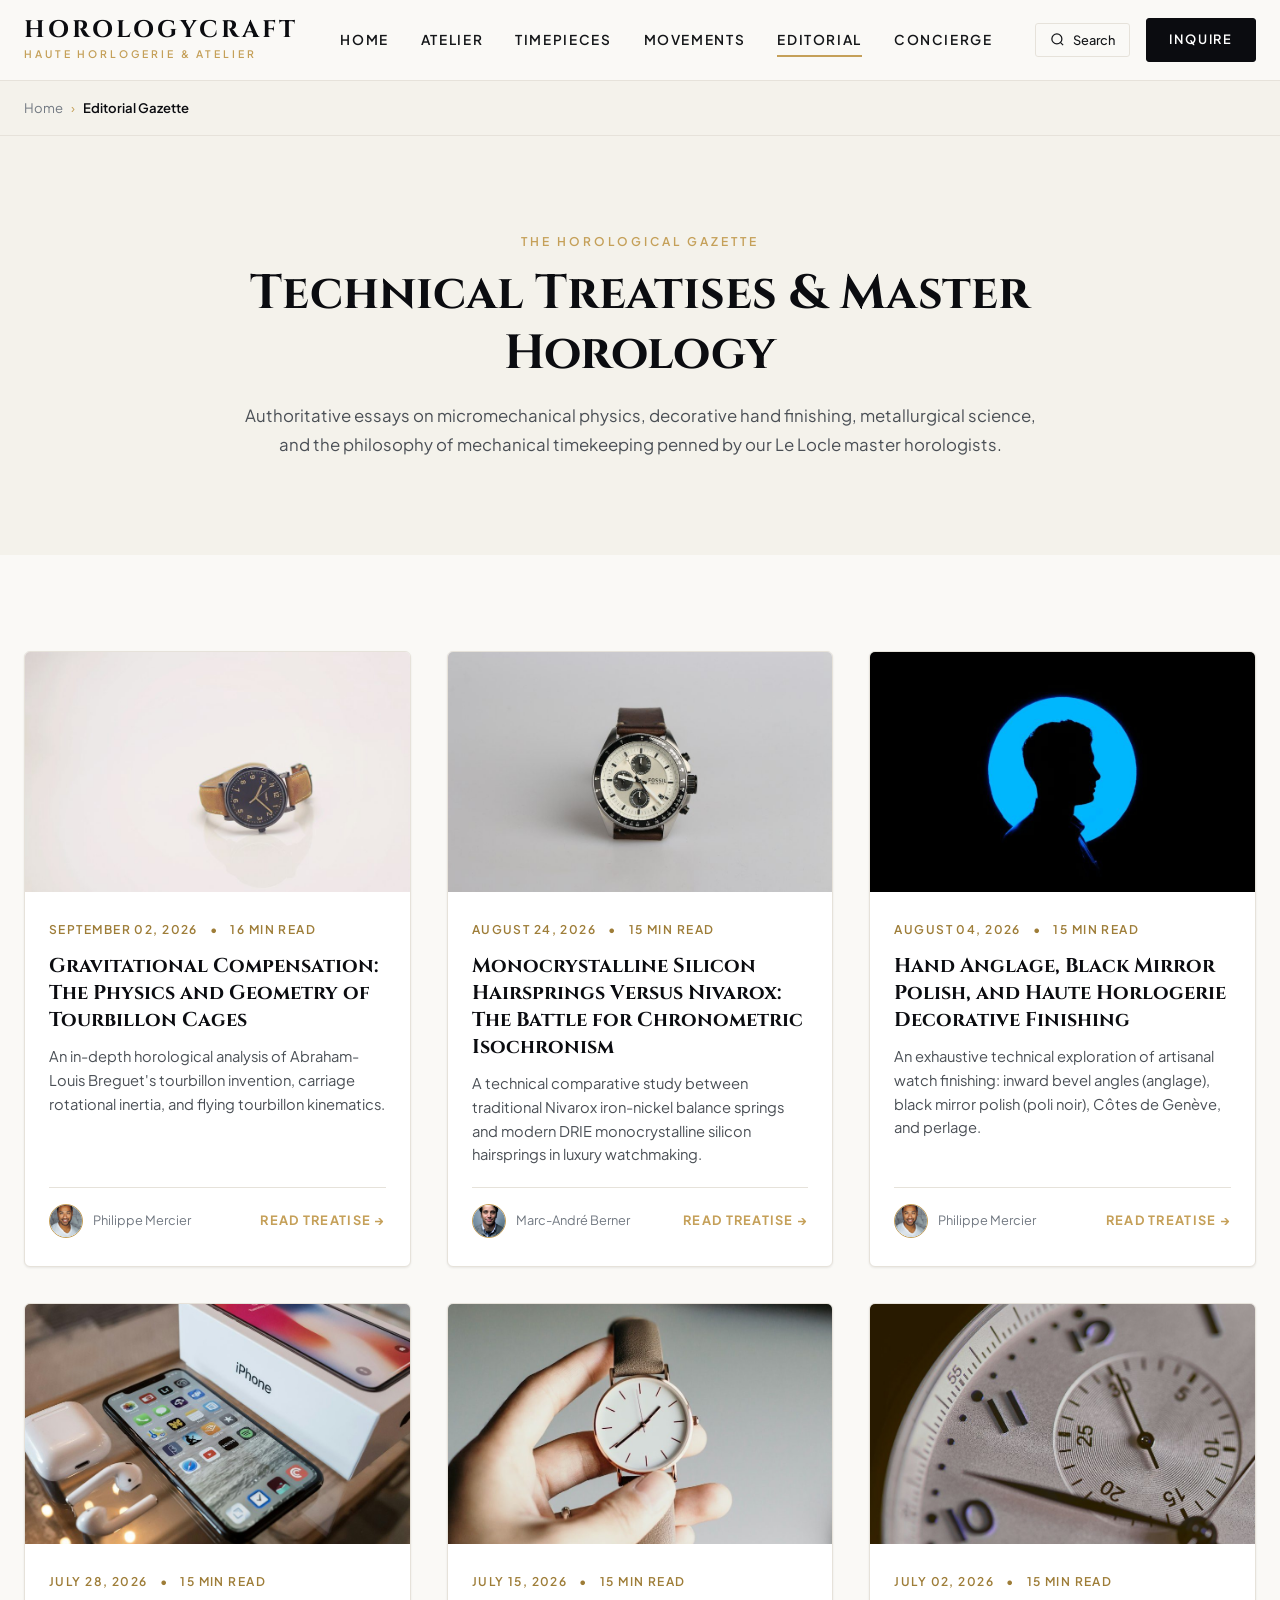
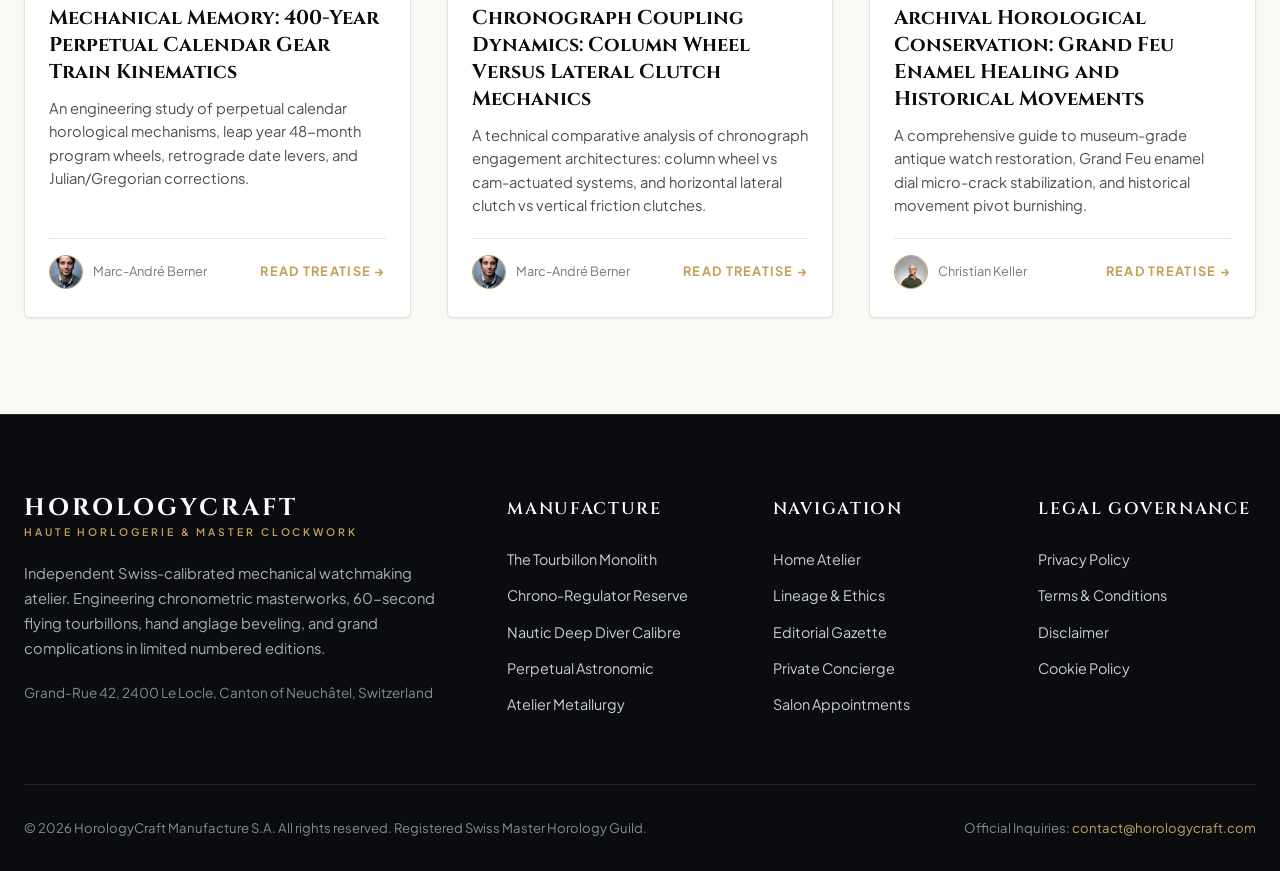
<file: blog/index.html>
<!DOCTYPE html>
<html lang="en">
<head>
  <meta charset="UTF-8">
  <meta name="viewport" content="width=device-width, initial-scale=1.0">
  <title>Horological Gazette & Technical Treatises | HorologyCraft</title>
  <meta name="description" content="Explore authoritative horological treatises on flying tourbillons, monocrystalline silicon balance springs, black mirror polishing, and perpetual calendar kinematics.">
  <link rel="canonical" href="https://horologycraft.com/blog/">
  <link rel="stylesheet" href="../assets/css/style.css?v=2.1">
  <link rel="preconnect" href="https://fonts.googleapis.com">
  <link rel="preconnect" href="https://fonts.gstatic.com" crossorigin>
  <link href="https://fonts.googleapis.com/css2?family=Cinzel:wght@600;700;800&family=Playfair+Display:ital,wght@0,500;0,700;1,400&family=Plus+Jakarta+Sans:wght@400;500;600;700&family=JetBrains+Mono:wght@500;600&display=swap" rel="stylesheet">
  <!-- Google tag (gtag.js) -->
<script async src="https://www.googletagmanager.com/gtag/js?id=G-0LY0HY7L01"></script>
<script>
  window.dataLayer = window.dataLayer || [];
  function gtag(){dataLayer.push(arguments);}
  gtag('js', new Date());

  gtag('config', 'G-0LY0HY7L01');
</script>
</head>
<body>

<header class="site-header">
  <div class="container header-inner">
    <a href="../index.php" class="site-logo">
      <span class="logo-main">HorologyCraft</span>
      <span class="logo-tagline">Haute Horlogerie & Atelier</span>
    </a>
    <nav class="desktop-nav">
      <a href="../index.php" class="nav-link">Home</a>
      <a href="../about.html" class="nav-link">Atelier</a>
      <a href="../index.php#timepieces" class="nav-link">Timepieces</a>
      <a href="../index.php#movements" class="nav-link">Movements</a>
      <a href="../blog/" class="nav-link active">Editorial</a>
      <a href="../contact.html" class="nav-link">Concierge</a>
    </nav>
    <div class="header-actions">
      <button type="button" class="search-toggle-btn" aria-label="Search Horology Archive">
        <svg width="15" height="15" viewBox="0 0 24 24" fill="none" stroke="currentColor" stroke-width="2"><circle cx="11" cy="11" r="8"></circle><line x1="21" y1="21" x2="16.65" y2="16.65"></line></svg>
        <span>Search</span>
      </button>
      <a href="../contact.html" class="btn-header-cta">Inquire</a>
      <button type="button" class="mobile-toggle" aria-label="Toggle navigation menu">
        <span></span>
        <span></span>
        <span></span>
      </button>
    </div>
  </div>
</header>
<div class="mobile-drawer-overlay"></div>
<div class="mobile-drawer">
  <div class="drawer-header">
    <div class="site-logo">
      <span class="logo-main" style="font-size: 1.2rem;">HorologyCraft</span>
      <span class="logo-tagline">Haute Horlogerie</span>
    </div>
    <button type="button" class="drawer-close" aria-label="Close navigation menu">&times;</button>
  </div>
  <ul class="mobile-nav-list">
    <li><a href="../index.php" class="mobile-nav-link">Home</a></li>
    <li><a href="../about.html" class="mobile-nav-link">Atelier Heritage</a></li>
    <li><a href="../index.php#timepieces" class="mobile-nav-link">Timepieces</a></li>
    <li><a href="../index.php#movements" class="mobile-nav-link">Movements</a></li>
    <li><a href="../blog/" class="mobile-nav-link">Editorial Gazette</a></li>
    <li><a href="../contact.html" class="mobile-nav-link">Private Concierge</a></li>
    <li class="nav-item-policy"><a href="../privacy-policy.html" class="mobile-nav-link">Privacy Policy</a></li>
    <li class="nav-item-policy"><a href="../terms-and-conditions.html" class="mobile-nav-link">Terms & Conditions</a></li>
    <li class="nav-item-policy"><a href="../disclaimer.html" class="mobile-nav-link">Disclaimer</a></li>
    <li class="nav-item-policy"><a href="../cookie-policy.html" class="mobile-nav-link">Cookie Policy</a></li>
  </ul>
</div>

<div class="breadcrumbs-bar">
  <div class="container">
    <div class="breadcrumbs-list">
      <a href="../index.php">Home</a>
      <span class="breadcrumbs-separator">&rsaquo;</span>
      <span class="breadcrumbs-current">Editorial Gazette</span>
    </div>
  </div>
</div>

<main>
  <section class="section-padding" style="background: var(--bg-elevated);">
    <div class="container" style="max-width: 860px; text-align: center;">
      <span class="section-eyebrow">The Horological Gazette</span>
      <h1 class="section-title" style="font-size: 3rem;">Technical Treatises & Master Horology</h1>
      <p class="section-desc">Authoritative essays on micromechanical physics, decorative hand finishing, metallurgical science, and the philosophy of mechanical timekeeping penned by our Le Locle master horologists.</p>
    </div>
  </section>

  <section class="section-padding">
    <div class="container">
      <div class="blog-grid">
        <article class="blog-card">
          <a href="tourbillon-gravitational-compensation-and-cage-inertia.html">
            <img src="../assets/images/blog_tourbillon_gravitational_compensation.jpg" alt="Close-up photograph of a skeletonized flying tourbillon cage with gold poising screws vibrating at 21,600 vph" class="blog-card-img">
          </a>
          <div class="blog-card-body">
            <div class="blog-meta-tag">
              <span>September 02, 2026</span>
              <span>&bull;</span>
              <span>16 min read</span>
            </div>
            <h2 class="blog-card-title">
              <a href="tourbillon-gravitational-compensation-and-cage-inertia.html">Gravitational Compensation: The Physics and Geometry of Tourbillon Cages</a>
            </h2>
            <p class="blog-card-desc">An in-depth horological analysis of Abraham-Louis Breguet's tourbillon invention, carriage rotational inertia, and flying tourbillon kinematics.</p>
            <div class="blog-card-footer">
              <div class="blog-author-wrap">
                <img src="../assets/images/author_philippe_dufour_style.jpg" alt="Philippe Mercier" class="blog-author-avatar">
                <span>Philippe Mercier</span>
              </div>
              <a href="tourbillon-gravitational-compensation-and-cage-inertia.html" class="link-inquire">Read Treatise &rarr;</a>
            </div>
          </div>
        </article>
        <article class="blog-card">
          <a href="monocrystalline-silicon-hairsprings-versus-nivarox-isochronism.html">
            <img src="../assets/images/blog_silicon_hairspring_isochronism.jpg" alt="Microscopic view of deep reactive ion etched blue monocrystalline silicon hairspring with integrated collet" class="blog-card-img">
          </a>
          <div class="blog-card-body">
            <div class="blog-meta-tag">
              <span>August 24, 2026</span>
              <span>&bull;</span>
              <span>15 min read</span>
            </div>
            <h2 class="blog-card-title">
              <a href="monocrystalline-silicon-hairsprings-versus-nivarox-isochronism.html">Monocrystalline Silicon Hairsprings Versus Nivarox: The Battle for Chronometric Isochronism</a>
            </h2>
            <p class="blog-card-desc">A technical comparative study between traditional Nivarox iron-nickel balance springs and modern DRIE monocrystalline silicon hairsprings in luxury watchmaking.</p>
            <div class="blog-card-footer">
              <div class="blog-author-wrap">
                <img src="../assets/images/author_marc_andre_berner.jpg" alt="Marc-André Berner" class="blog-author-avatar">
                <span>Marc-André Berner</span>
              </div>
              <a href="monocrystalline-silicon-hairsprings-versus-nivarox-isochronism.html" class="link-inquire">Read Treatise &rarr;</a>
            </div>
          </div>
        </article>
        <article class="blog-card">
          <a href="hand-anglage-black-mirror-polish-and-haute-horlogerie-finishing.html">
            <img src="../assets/images/blog_hand_finishing_anglage_black_polish.jpg" alt="Macro photograph showing razor-sharp inward anglage corners and black mirror-polished steel hammer on luxury movement" class="blog-card-img">
          </a>
          <div class="blog-card-body">
            <div class="blog-meta-tag">
              <span>August 04, 2026</span>
              <span>&bull;</span>
              <span>15 min read</span>
            </div>
            <h2 class="blog-card-title">
              <a href="hand-anglage-black-mirror-polish-and-haute-horlogerie-finishing.html">Hand Anglage, Black Mirror Polish, and Haute Horlogerie Decorative Finishing</a>
            </h2>
            <p class="blog-card-desc">An exhaustive technical exploration of artisanal watch finishing: inward bevel angles (anglage), black mirror polish (poli noir), Côtes de Genève, and perlage.</p>
            <div class="blog-card-footer">
              <div class="blog-author-wrap">
                <img src="../assets/images/author_philippe_dufour_style.jpg" alt="Philippe Mercier" class="blog-author-avatar">
                <span>Philippe Mercier</span>
              </div>
              <a href="hand-anglage-black-mirror-polish-and-haute-horlogerie-finishing.html" class="link-inquire">Read Treatise &rarr;</a>
            </div>
          </div>
        </article>
        <article class="blog-card">
          <a href="mechanical-memory-400-year-perpetual-calendar-kinematics.html">
            <img src="../assets/images/blog_perpetual_calendar_mechanical_memory.jpg" alt="Complex grand complication perpetual calendar mechanism showing 48-month program wheel and lever system" class="blog-card-img">
          </a>
          <div class="blog-card-body">
            <div class="blog-meta-tag">
              <span>July 28, 2026</span>
              <span>&bull;</span>
              <span>15 min read</span>
            </div>
            <h2 class="blog-card-title">
              <a href="mechanical-memory-400-year-perpetual-calendar-kinematics.html">Mechanical Memory: 400-Year Perpetual Calendar Gear Train Kinematics</a>
            </h2>
            <p class="blog-card-desc">An engineering study of perpetual calendar horological mechanisms, leap year 48-month program wheels, retrograde date levers, and Julian/Gregorian corrections.</p>
            <div class="blog-card-footer">
              <div class="blog-author-wrap">
                <img src="../assets/images/author_marc_andre_berner.jpg" alt="Marc-André Berner" class="blog-author-avatar">
                <span>Marc-André Berner</span>
              </div>
              <a href="mechanical-memory-400-year-perpetual-calendar-kinematics.html" class="link-inquire">Read Treatise &rarr;</a>
            </div>
          </div>
        </article>
        <article class="blog-card">
          <a href="chronograph-coupling-column-wheel-versus-lateral-clutch.html">
            <img src="../assets/images/blog_chronograph_coupling_column_wheel_vs_cam.jpg" alt="Micro-engineered split-seconds chronograph movement with column wheel, reset hammer, and coupling yoke" class="blog-card-img">
          </a>
          <div class="blog-card-body">
            <div class="blog-meta-tag">
              <span>July 15, 2026</span>
              <span>&bull;</span>
              <span>15 min read</span>
            </div>
            <h2 class="blog-card-title">
              <a href="chronograph-coupling-column-wheel-versus-lateral-clutch.html">Chronograph Coupling Dynamics: Column Wheel Versus Lateral Clutch Mechanics</a>
            </h2>
            <p class="blog-card-desc">A technical comparative analysis of chronograph engagement architectures: column wheel vs cam-actuated systems, and horizontal lateral clutch vs vertical friction clutches.</p>
            <div class="blog-card-footer">
              <div class="blog-author-wrap">
                <img src="../assets/images/author_marc_andre_berner.jpg" alt="Marc-André Berner" class="blog-author-avatar">
                <span>Marc-André Berner</span>
              </div>
              <a href="chronograph-coupling-column-wheel-versus-lateral-clutch.html" class="link-inquire">Read Treatise &rarr;</a>
            </div>
          </div>
        </article>
        <article class="blog-card">
          <a href="archival-horological-conservation-and-dial-restoration.html">
            <img src="../assets/images/blog_vintage_restoration_archival_conservation.jpg" alt="Vintage watchmaker bench with antique clockwork movement parts, jewel gauges, and restoration cleaning chemicals" class="blog-card-img">
          </a>
          <div class="blog-card-body">
            <div class="blog-meta-tag">
              <span>July 02, 2026</span>
              <span>&bull;</span>
              <span>15 min read</span>
            </div>
            <h2 class="blog-card-title">
              <a href="archival-horological-conservation-and-dial-restoration.html">Archival Horological Conservation: Grand Feu Enamel Healing and Historical Movements</a>
            </h2>
            <p class="blog-card-desc">A comprehensive guide to museum-grade antique watch restoration, Grand Feu enamel dial micro-crack stabilization, and historical movement pivot burnishing.</p>
            <div class="blog-card-footer">
              <div class="blog-author-wrap">
                <img src="../assets/images/author_christian_keller.jpg" alt="Christian Keller" class="blog-author-avatar">
                <span>Christian Keller</span>
              </div>
              <a href="archival-horological-conservation-and-dial-restoration.html" class="link-inquire">Read Treatise &rarr;</a>
            </div>
          </div>
        </article>
      </div>
    </div>
  </section>
</main>

<footer class="site-footer">
  <div class="container">
    <div class="footer-grid">
      <div class="footer-col">
        <div class="site-logo" style="margin-bottom: 20px;">
          <span class="logo-main" style="color: #ffffff;">HorologyCraft</span>
          <span class="logo-tagline" style="color: var(--accent);">Haute Horlogerie & Master Clockwork</span>
        </div>
        <p>Independent Swiss-calibrated mechanical watchmaking atelier. Engineering chronometric masterworks, 60-second flying tourbillons, hand anglage beveling, and grand complications in limited numbered editions.</p>
        <p style="font-size: 0.85rem; color: #838b96;">Grand-Rue 42, 2400 Le Locle, Canton of Neuchâtel, Switzerland</p>
      </div>
      <div class="footer-col">
        <h4>Manufacture</h4>
        <ul class="footer-links">
          <li><a href="../index.php#timepieces">The Tourbillon Monolith</a></li>
          <li><a href="../index.php#timepieces">Chrono-Regulator Reserve</a></li>
          <li><a href="../index.php#timepieces">Nautic Deep Diver Calibre</a></li>
          <li><a href="../index.php#timepieces">Perpetual Astronomic</a></li>
          <li><a href="../about.html">Atelier Metallurgy</a></li>
        </ul>
      </div>
      <div class="footer-col">
        <h4>Navigation</h4>
        <ul class="footer-links">
          <li><a href="../index.php">Home Atelier</a></li>
          <li><a href="../about.html">Lineage & Ethics</a></li>
          <li><a href="../blog/">Editorial Gazette</a></li>
          <li><a href="../contact.html">Private Concierge</a></li>
          <li><a href="../contact.html#appointments">Salon Appointments</a></li>
        </ul>
      </div>
      <div class="footer-col">
        <h4>Legal Governance</h4>
        <ul class="footer-links">
          <li><a href="../privacy-policy.html">Privacy Policy</a></li>
          <li><a href="../terms-and-conditions.html">Terms & Conditions</a></li>
          <li><a href="../disclaimer.html">Disclaimer</a></li>
          <li><a href="../cookie-policy.html">Cookie Policy</a></li>
        </ul>
      </div>
    </div>
    <div class="footer-bottom">
      <div>&copy; 2026 HorologyCraft Manufacture S.A. All rights reserved. Registered Swiss Master Horology Guild.</div>
      <div>Official Inquiries: <a href="mailto:contact@horologycraft.com" style="color: var(--accent);">contact@horologycraft.com</a></div>
    </div>
  </div>
</footer>
<div class="search-modal">
  <div class="search-modal-box">
    <div class="search-modal-header">
      <input type="text" class="search-input" placeholder="Search calibres, complications, technical treatises...">
      <button type="button" class="search-close-btn">&times;</button>
    </div>
    <div class="search-results-list">
      <div style="padding:16px 20px;color:var(--text-muted);font-size:0.85rem;">Type a complication, calibre, or topic to search...</div>
    </div>
  </div>
</div>

<script src="../assets/js/main.js?v=2.1"></script>
</body>
</html>
</file>
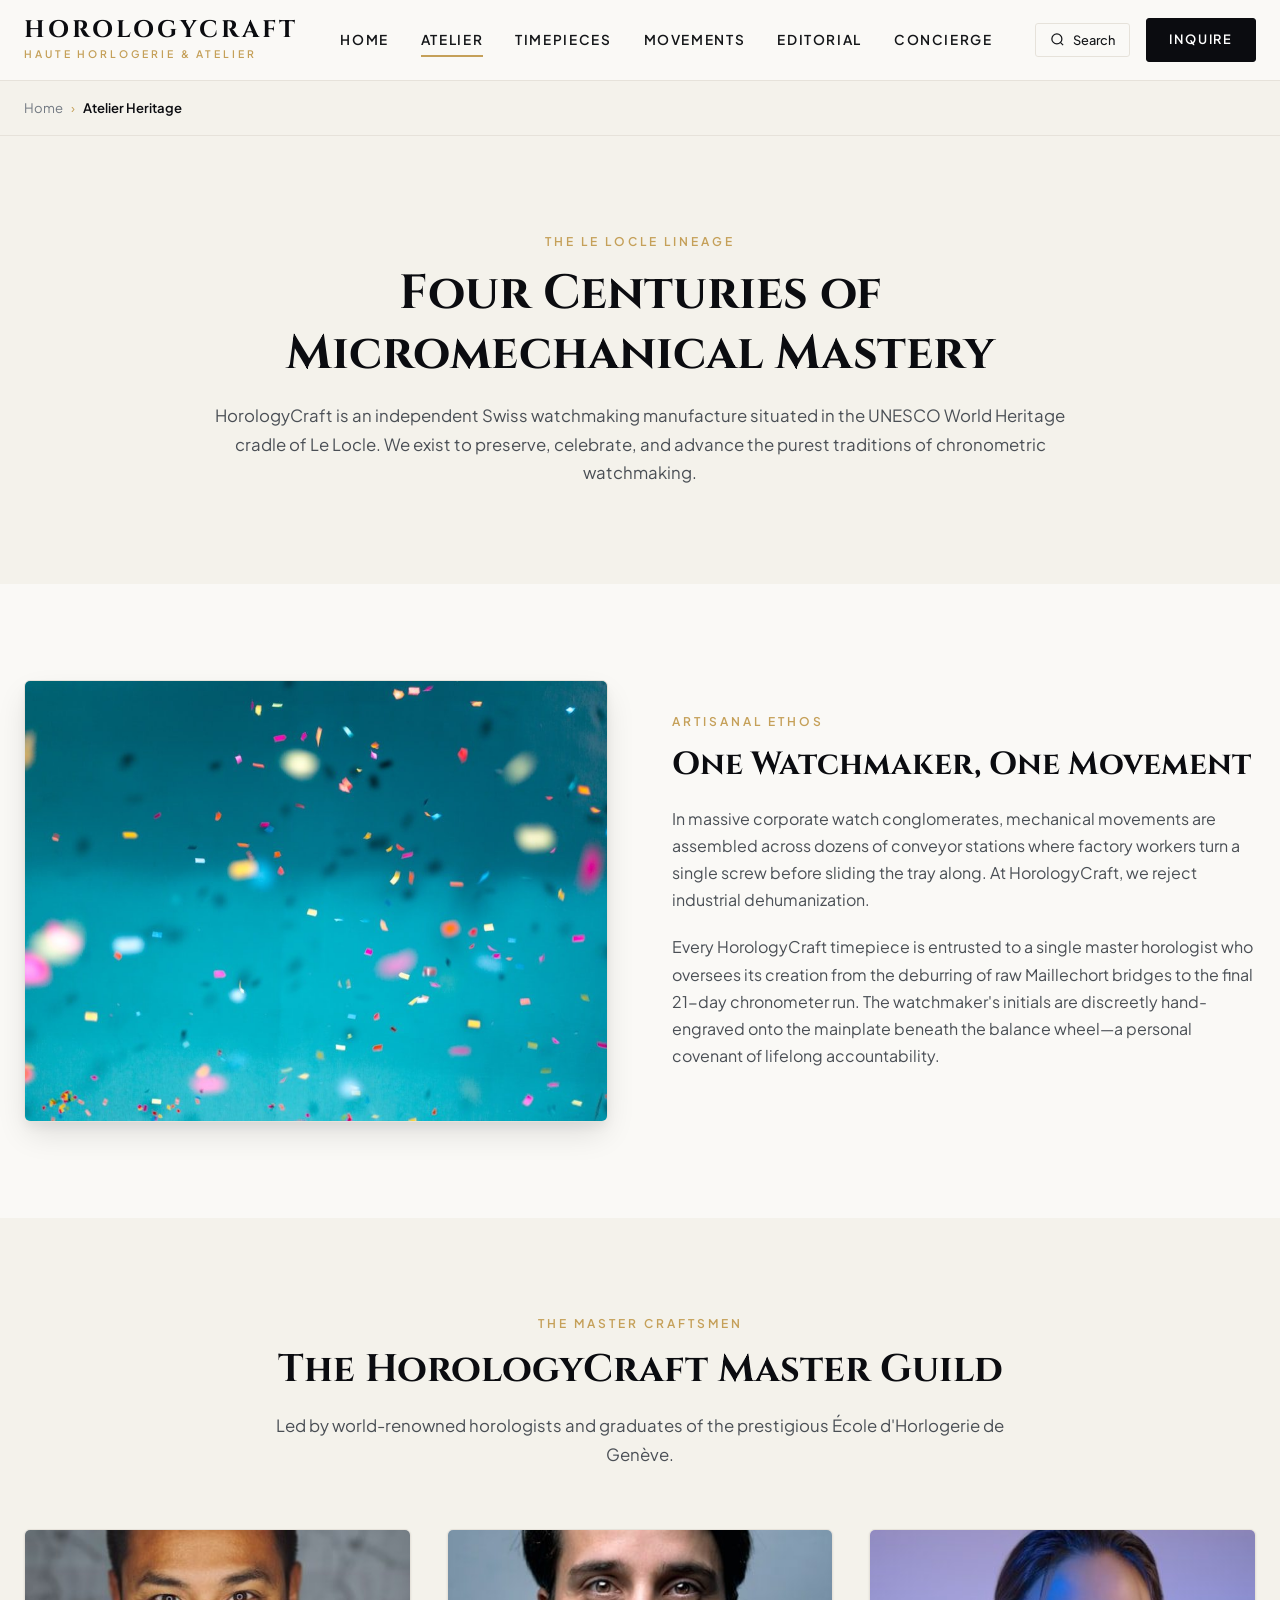
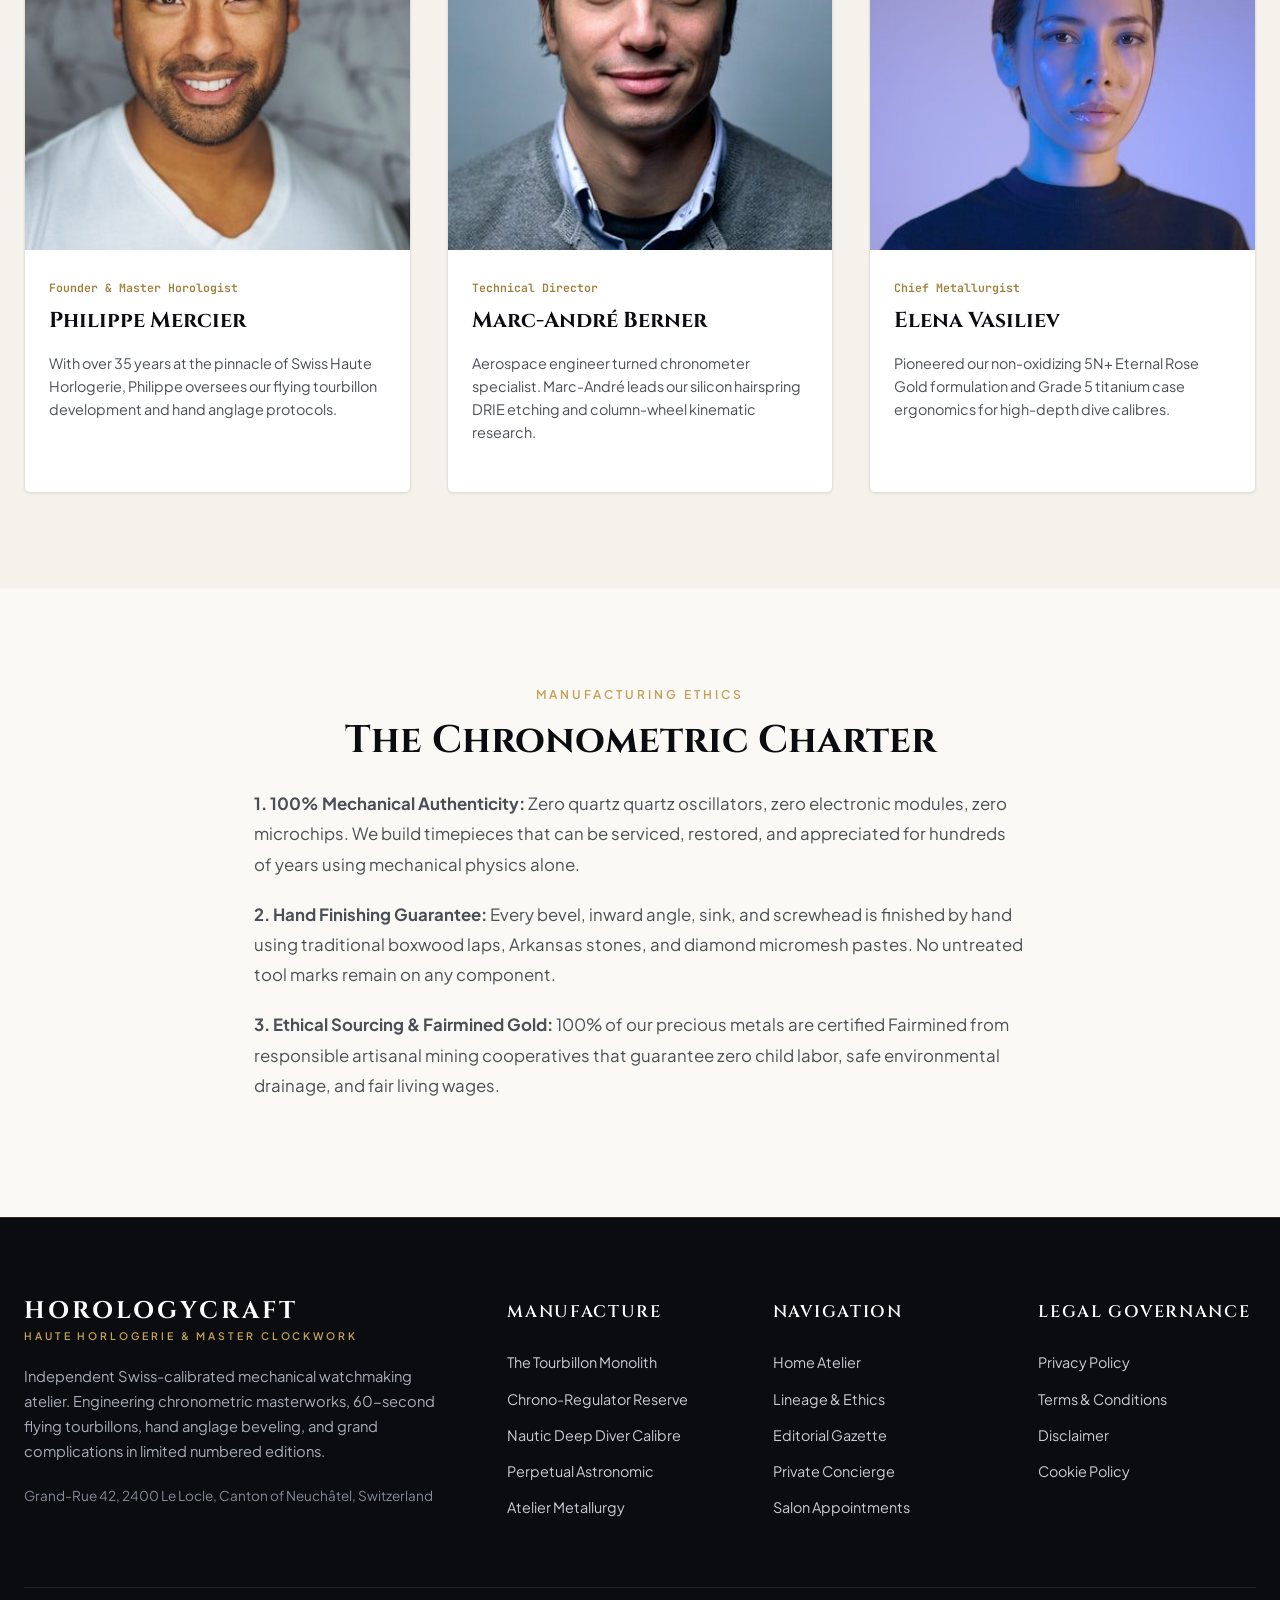
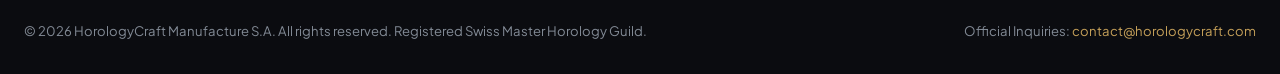
<file: about.html>
<!DOCTYPE html>
<html lang="en">
<head>
  <meta charset="UTF-8">
  <meta name="viewport" content="width=device-width, initial-scale=1.0">
  <title>Atelier Heritage & Chronometric Philosophy | HorologyCraft</title>
  <meta name="description" content="Discover the history, master watchmakers, and micromechanical engineering standards of HorologyCraft in Le Locle, Switzerland.">
  <link rel="canonical" href="https://horologycraft.com/about.html">
  <link rel="stylesheet" href="assets/css/style.css?v=2.1">
  <link rel="preconnect" href="https://fonts.googleapis.com">
  <link rel="preconnect" href="https://fonts.gstatic.com" crossorigin>
  <link href="https://fonts.googleapis.com/css2?family=Cinzel:wght@600;700;800&family=Playfair+Display:ital,wght@0,500;0,700;1,400&family=Plus+Jakarta+Sans:wght@400;500;600;700&family=JetBrains+Mono:wght@500;600&display=swap" rel="stylesheet">
  <!-- Google tag (gtag.js) -->
<script async src="https://www.googletagmanager.com/gtag/js?id=G-0LY0HY7L01"></script>
<script>
  window.dataLayer = window.dataLayer || [];
  function gtag(){dataLayer.push(arguments);}
  gtag('js', new Date());

  gtag('config', 'G-0LY0HY7L01');
</script>
</head>
<body>

<header class="site-header">
  <div class="container header-inner">
    <a href="index.php" class="site-logo">
      <span class="logo-main">HorologyCraft</span>
      <span class="logo-tagline">Haute Horlogerie & Atelier</span>
    </a>
    <nav class="desktop-nav">
      <a href="index.php" class="nav-link ">Home</a>
      <a href="about.html" class="nav-link active">Atelier</a>
      <a href="index.php#timepieces" class="nav-link">Timepieces</a>
      <a href="index.php#movements" class="nav-link">Movements</a>
      <a href="blog/" class="nav-link ">Editorial</a>
      <a href="contact.html" class="nav-link ">Concierge</a>
    </nav>
    <div class="header-actions">
      <button type="button" class="search-toggle-btn" aria-label="Search Horology Archive">
        <svg width="15" height="15" viewBox="0 0 24 24" fill="none" stroke="currentColor" stroke-width="2"><circle cx="11" cy="11" r="8"></circle><line x1="21" y1="21" x2="16.65" y2="16.65"></line></svg>
        <span>Search</span>
      </button>
      <a href="contact.html" class="btn-header-cta">Inquire</a>
      <button type="button" class="mobile-toggle" aria-label="Toggle navigation menu">
        <span></span>
        <span></span>
        <span></span>
      </button>
    </div>
  </div>
</header>
<div class="mobile-drawer-overlay"></div>
<div class="mobile-drawer">
  <div class="drawer-header">
    <div class="site-logo">
      <span class="logo-main" style="font-size: 1.2rem;">HorologyCraft</span>
      <span class="logo-tagline">Haute Horlogerie</span>
    </div>
    <button type="button" class="drawer-close" aria-label="Close navigation menu">&times;</button>
  </div>
  <ul class="mobile-nav-list">
    <li><a href="index.php" class="mobile-nav-link">Home</a></li>
    <li><a href="about.html" class="mobile-nav-link">Atelier Heritage</a></li>
    <li><a href="index.php#timepieces" class="mobile-nav-link">Timepieces</a></li>
    <li><a href="index.php#movements" class="mobile-nav-link">Movements</a></li>
    <li><a href="blog/" class="mobile-nav-link">Editorial Gazette</a></li>
    <li><a href="contact.html" class="mobile-nav-link">Private Concierge</a></li>
    <li class="nav-item-policy"><a href="privacy-policy.html" class="mobile-nav-link">Privacy Policy</a></li>
    <li class="nav-item-policy"><a href="terms-and-conditions.html" class="mobile-nav-link">Terms & Conditions</a></li>
    <li class="nav-item-policy"><a href="disclaimer.html" class="mobile-nav-link">Disclaimer</a></li>
    <li class="nav-item-policy"><a href="cookie-policy.html" class="mobile-nav-link">Cookie Policy</a></li>
  </ul>
</div>

<div class="breadcrumbs-bar">
  <div class="container">
    <div class="breadcrumbs-list">
      <a href="index.php">Home</a>
      <span class="breadcrumbs-separator">&rsaquo;</span>
      <span class="breadcrumbs-current">Atelier Heritage</span>
    </div>
  </div>
</div>

<main>
  <section class="section-padding" style="background: var(--bg-elevated);">
    <div class="container" style="max-width: 900px; text-align: center;">
      <span class="section-eyebrow">The Le Locle Lineage</span>
      <h1 class="section-title" style="font-size: 3rem;">Four Centuries of Micromechanical Mastery</h1>
      <p class="section-desc">HorologyCraft is an independent Swiss watchmaking manufacture situated in the UNESCO World Heritage cradle of Le Locle. We exist to preserve, celebrate, and advance the purest traditions of chronometric watchmaking.</p>
    </div>
  </section>

  <section class="section-padding">
    <div class="container feature-split">
      <div class="feature-media">
        <img src="assets/images/about_master_horologist_at_bench.jpg" alt="Master horologist at traditional hardwood workbench adjusting hairspring terminal curve">
      </div>
      <div class="feature-content">
        <span class="section-eyebrow">Artisanal Ethos</span>
        <h3>One Watchmaker, One Movement</h3>
        <p>In massive corporate watch conglomerates, mechanical movements are assembled across dozens of conveyor stations where factory workers turn a single screw before sliding the tray along. At HorologyCraft, we reject industrial dehumanization.</p>
        <p>Every HorologyCraft timepiece is entrusted to a single master horologist who oversees its creation from the deburring of raw Maillechort bridges to the final 21-day chronometer run. The watchmaker's initials are discreetly hand-engraved onto the mainplate beneath the balance wheel—a personal covenant of lifelong accountability.</p>
      </div>
    </div>
  </section>

  <section class="section-padding" style="background: var(--bg-elevated);">
    <div class="container">
      <div class="section-header">
        <span class="section-eyebrow">The Master Craftsmen</span>
        <h2 class="section-title">The HorologyCraft Master Guild</h2>
        <p class="section-desc">Led by world-renowned horologists and graduates of the prestigious École d'Horlogerie de Genève.</p>
      </div>
      <div class="collection-grid">
        <div class="timepiece-card">
          <div class="timepiece-image-wrap">
            <img src="assets/images/author_philippe_dufour_style.jpg" alt="Philippe Mercier, Master Horologist and Head of Complications">
          </div>
          <div class="timepiece-info">
            <span class="timepiece-caliber">Founder & Master Horologist</span>
            <h3 class="timepiece-title">Philippe Mercier</h3>
            <p class="timepiece-desc">With over 35 years at the pinnacle of Swiss Haute Horlogerie, Philippe oversees our flying tourbillon development and hand anglage protocols.</p>
          </div>
        </div>
        <div class="timepiece-card">
          <div class="timepiece-image-wrap">
            <img src="assets/images/author_marc_andre_berner.jpg" alt="Marc-André Berner, Technical Director of Micromechanics">
          </div>
          <div class="timepiece-info">
            <span class="timepiece-caliber">Technical Director</span>
            <h3 class="timepiece-title">Marc-André Berner</h3>
            <p class="timepiece-desc">Aerospace engineer turned chronometer specialist. Marc-André leads our silicon hairspring DRIE etching and column-wheel kinematic research.</p>
          </div>
        </div>
        <div class="timepiece-card">
          <div class="timepiece-image-wrap">
            <img src="assets/images/author_elena_vasiliev.jpg" alt="Elena Vasiliev, Master Metallurgist and Case Architect">
          </div>
          <div class="timepiece-info">
            <span class="timepiece-caliber">Chief Metallurgist</span>
            <h3 class="timepiece-title">Elena Vasiliev</h3>
            <p class="timepiece-desc">Pioneered our non-oxidizing 5N+ Eternal Rose Gold formulation and Grade 5 titanium case ergonomics for high-depth dive calibres.</p>
          </div>
        </div>
      </div>
    </div>
  </section>

  <section class="section-padding">
    <div class="container" style="max-width: 820px;">
      <span class="section-eyebrow" style="text-align: center; display: block;">Manufacturing Ethics</span>
      <h2 class="section-title" style="text-align: center; margin-bottom: 24px;">The Chronometric Charter</h2>
      <p style="font-size: 1.05rem; line-height: 1.8; color: var(--text-secondary); margin-bottom: 20px;">
        <strong>1. 100% Mechanical Authenticity:</strong> Zero quartz quartz oscillators, zero electronic modules, zero microchips. We build timepieces that can be serviced, restored, and appreciated for hundreds of years using mechanical physics alone.
      </p>
      <p style="font-size: 1.05rem; line-height: 1.8; color: var(--text-secondary); margin-bottom: 20px;">
        <strong>2. Hand Finishing Guarantee:</strong> Every bevel, inward angle, sink, and screwhead is finished by hand using traditional boxwood laps, Arkansas stones, and diamond micromesh pastes. No untreated tool marks remain on any component.
      </p>
      <p style="font-size: 1.05rem; line-height: 1.8; color: var(--text-secondary); margin-bottom: 20px;">
        <strong>3. Ethical Sourcing & Fairmined Gold:</strong> 100% of our precious metals are certified Fairmined from responsible artisanal mining cooperatives that guarantee zero child labor, safe environmental drainage, and fair living wages.
      </p>
    </div>
  </section>
</main>

<footer class="site-footer">
  <div class="container">
    <div class="footer-grid">
      <div class="footer-col">
        <div class="site-logo" style="margin-bottom: 20px;">
          <span class="logo-main" style="color: #ffffff;">HorologyCraft</span>
          <span class="logo-tagline" style="color: var(--accent);">Haute Horlogerie & Master Clockwork</span>
        </div>
        <p>Independent Swiss-calibrated mechanical watchmaking atelier. Engineering chronometric masterworks, 60-second flying tourbillons, hand anglage beveling, and grand complications in limited numbered editions.</p>
        <p style="font-size: 0.85rem; color: #838b96;">Grand-Rue 42, 2400 Le Locle, Canton of Neuchâtel, Switzerland</p>
      </div>
      <div class="footer-col">
        <h4>Manufacture</h4>
        <ul class="footer-links">
          <li><a href="index.php#timepieces">The Tourbillon Monolith</a></li>
          <li><a href="index.php#timepieces">Chrono-Regulator Reserve</a></li>
          <li><a href="index.php#timepieces">Nautic Deep Diver Calibre</a></li>
          <li><a href="index.php#timepieces">Perpetual Astronomic</a></li>
          <li><a href="about.html">Atelier Metallurgy</a></li>
        </ul>
      </div>
      <div class="footer-col">
        <h4>Navigation</h4>
        <ul class="footer-links">
          <li><a href="index.php">Home Atelier</a></li>
          <li><a href="about.html">Lineage & Ethics</a></li>
          <li><a href="blog/">Editorial Gazette</a></li>
          <li><a href="contact.html">Private Concierge</a></li>
          <li><a href="contact.html#appointments">Salon Appointments</a></li>
        </ul>
      </div>
      <div class="footer-col">
        <h4>Legal Governance</h4>
        <ul class="footer-links">
          <li><a href="privacy-policy.html">Privacy Policy</a></li>
          <li><a href="terms-and-conditions.html">Terms & Conditions</a></li>
          <li><a href="disclaimer.html">Disclaimer</a></li>
          <li><a href="cookie-policy.html">Cookie Policy</a></li>
        </ul>
      </div>
    </div>
    <div class="footer-bottom">
      <div>&copy; 2026 HorologyCraft Manufacture S.A. All rights reserved. Registered Swiss Master Horology Guild.</div>
      <div>Official Inquiries: <a href="mailto:contact@horologycraft.com" style="color: var(--accent);">contact@horologycraft.com</a></div>
    </div>
  </div>
</footer>
<div class="search-modal">
  <div class="search-modal-box">
    <div class="search-modal-header">
      <input type="text" class="search-input" placeholder="Search calibres, complications, technical treatises...">
      <button type="button" class="search-close-btn">&times;</button>
    </div>
    <div class="search-results-list">
      <div style="padding:16px 20px;color:var(--text-muted);font-size:0.85rem;">Type a complication, calibre, or topic to search...</div>
    </div>
  </div>
</div>

<script src="assets/js/main.js?v=2.1"></script>
</body>
</html>
</file>
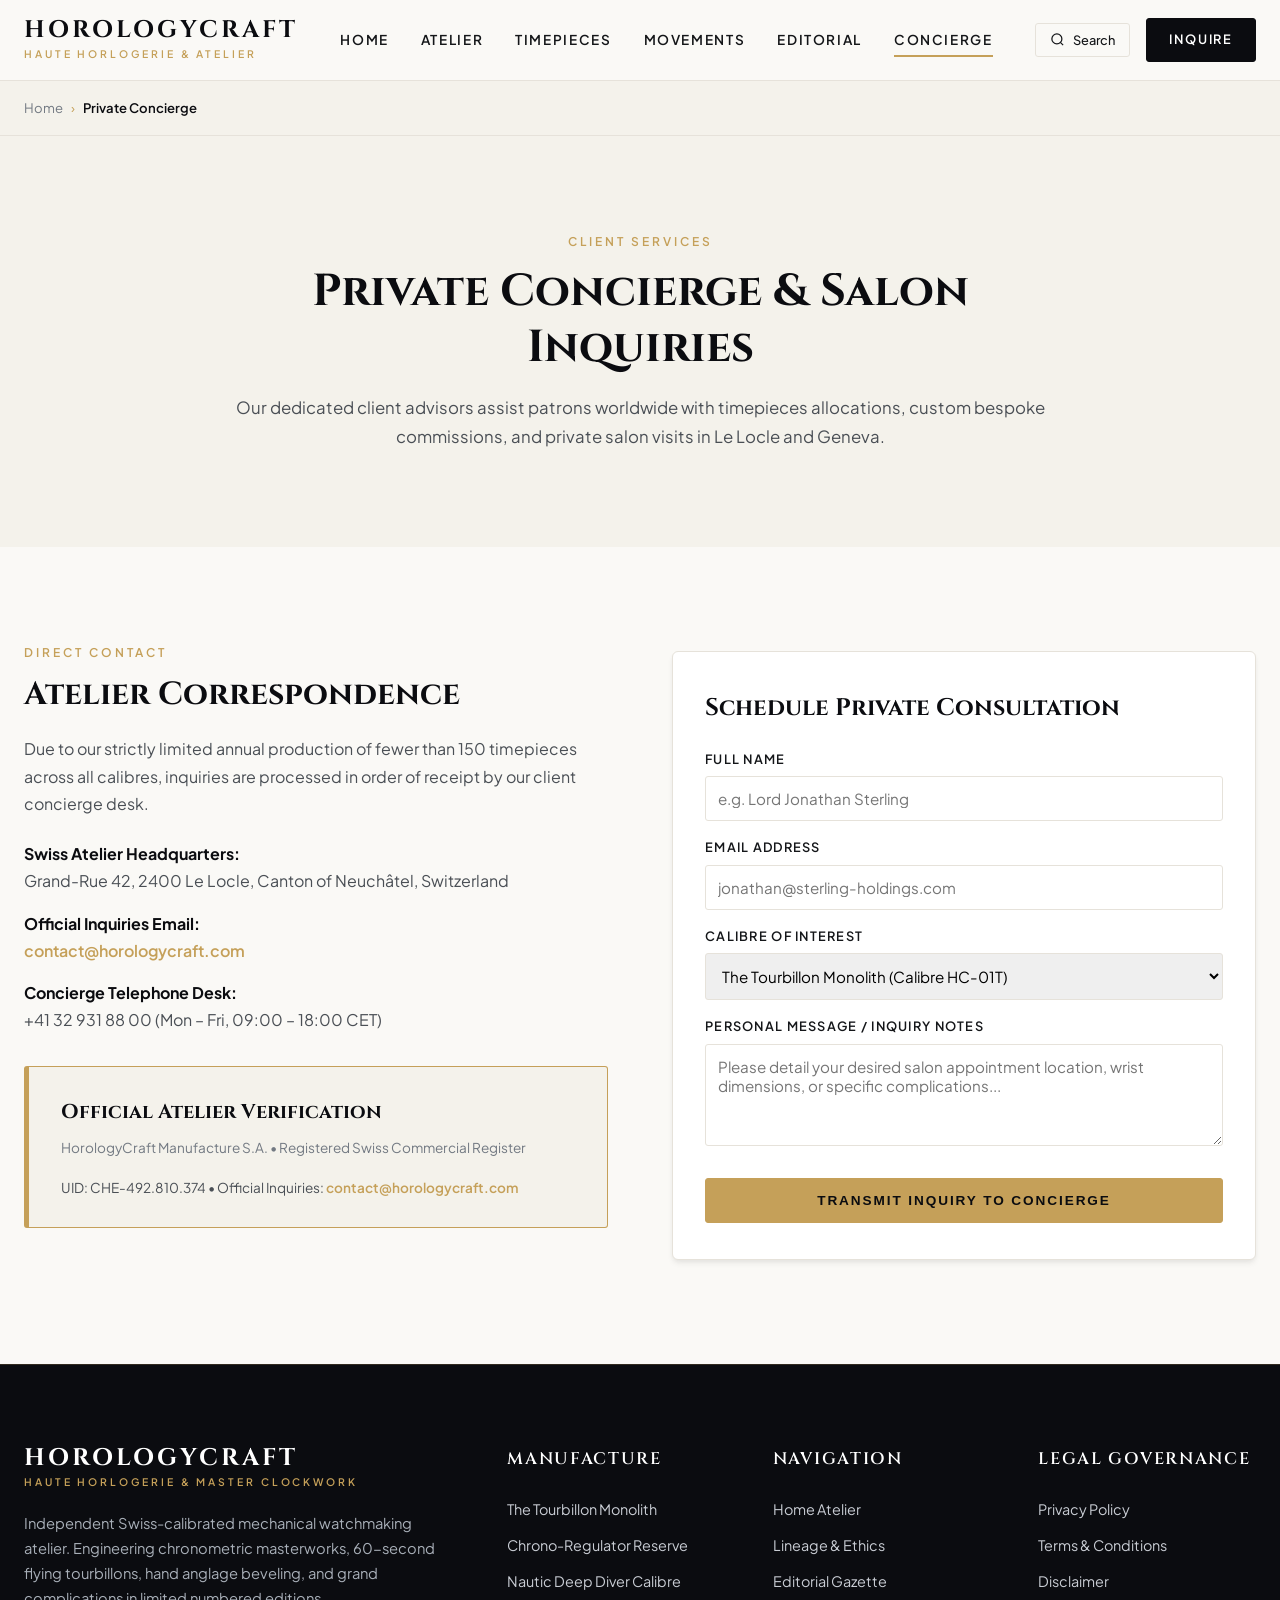
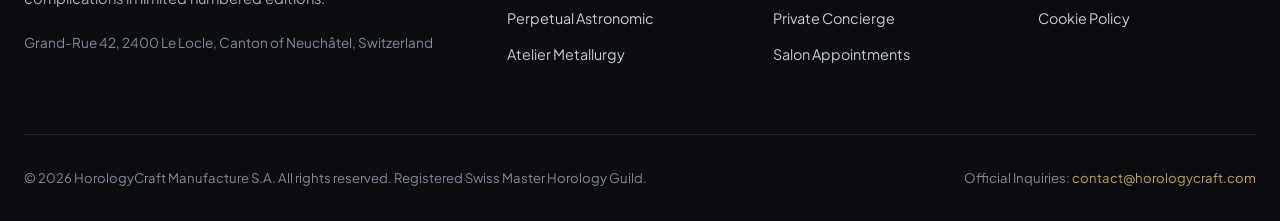
<file: contact.html>
<!DOCTYPE html>
<html lang="en">
<head>
  <meta charset="UTF-8">
  <meta name="viewport" content="width=device-width, initial-scale=1.0">
  <title>Private Concierge & Salon Consultation | HorologyCraft</title>
  <meta name="description" content="Contact the HorologyCraft private concierge in Le Locle, Switzerland. Schedule private viewing appointments and inquire regarding bespoke timepiece allocations.">
  <link rel="canonical" href="https://horologycraft.com/contact.html">
  <link rel="stylesheet" href="assets/css/style.css?v=2.1">
  <link rel="preconnect" href="https://fonts.googleapis.com">
  <link rel="preconnect" href="https://fonts.gstatic.com" crossorigin>
  <link href="https://fonts.googleapis.com/css2?family=Cinzel:wght@600;700;800&family=Playfair+Display:ital,wght@0,500;0,700;1,400&family=Plus+Jakarta+Sans:wght@400;500;600;700&family=JetBrains+Mono:wght@500;600&display=swap" rel="stylesheet">
  <!-- Google tag (gtag.js) -->
<script async src="https://www.googletagmanager.com/gtag/js?id=G-0LY0HY7L01"></script>
<script>
  window.dataLayer = window.dataLayer || [];
  function gtag(){dataLayer.push(arguments);}
  gtag('js', new Date());

  gtag('config', 'G-0LY0HY7L01');
</script>
</head>
<body>

<header class="site-header">
  <div class="container header-inner">
    <a href="index.php" class="site-logo">
      <span class="logo-main">HorologyCraft</span>
      <span class="logo-tagline">Haute Horlogerie & Atelier</span>
    </a>
    <nav class="desktop-nav">
      <a href="index.php" class="nav-link ">Home</a>
      <a href="about.html" class="nav-link ">Atelier</a>
      <a href="index.php#timepieces" class="nav-link">Timepieces</a>
      <a href="index.php#movements" class="nav-link">Movements</a>
      <a href="blog/" class="nav-link ">Editorial</a>
      <a href="contact.html" class="nav-link active">Concierge</a>
    </nav>
    <div class="header-actions">
      <button type="button" class="search-toggle-btn" aria-label="Search Horology Archive">
        <svg width="15" height="15" viewBox="0 0 24 24" fill="none" stroke="currentColor" stroke-width="2"><circle cx="11" cy="11" r="8"></circle><line x1="21" y1="21" x2="16.65" y2="16.65"></line></svg>
        <span>Search</span>
      </button>
      <a href="contact.html" class="btn-header-cta">Inquire</a>
      <button type="button" class="mobile-toggle" aria-label="Toggle navigation menu">
        <span></span>
        <span></span>
        <span></span>
      </button>
    </div>
  </div>
</header>
<div class="mobile-drawer-overlay"></div>
<div class="mobile-drawer">
  <div class="drawer-header">
    <div class="site-logo">
      <span class="logo-main" style="font-size: 1.2rem;">HorologyCraft</span>
      <span class="logo-tagline">Haute Horlogerie</span>
    </div>
    <button type="button" class="drawer-close" aria-label="Close navigation menu">&times;</button>
  </div>
  <ul class="mobile-nav-list">
    <li><a href="index.php" class="mobile-nav-link">Home</a></li>
    <li><a href="about.html" class="mobile-nav-link">Atelier Heritage</a></li>
    <li><a href="index.php#timepieces" class="mobile-nav-link">Timepieces</a></li>
    <li><a href="index.php#movements" class="mobile-nav-link">Movements</a></li>
    <li><a href="blog/" class="mobile-nav-link">Editorial Gazette</a></li>
    <li><a href="contact.html" class="mobile-nav-link">Private Concierge</a></li>
    <li class="nav-item-policy"><a href="privacy-policy.html" class="mobile-nav-link">Privacy Policy</a></li>
    <li class="nav-item-policy"><a href="terms-and-conditions.html" class="mobile-nav-link">Terms & Conditions</a></li>
    <li class="nav-item-policy"><a href="disclaimer.html" class="mobile-nav-link">Disclaimer</a></li>
    <li class="nav-item-policy"><a href="cookie-policy.html" class="mobile-nav-link">Cookie Policy</a></li>
  </ul>
</div>

<div class="breadcrumbs-bar">
  <div class="container">
    <div class="breadcrumbs-list">
      <a href="index.php">Home</a>
      <span class="breadcrumbs-separator">&rsaquo;</span>
      <span class="breadcrumbs-current">Private Concierge</span>
    </div>
  </div>
</div>

<main>
  <section class="section-padding" style="background: var(--bg-elevated);">
    <div class="container" style="max-width: 860px; text-align: center;">
      <span class="section-eyebrow">Client Services</span>
      <h1 class="section-title" style="font-size: 2.8rem;">Private Concierge & Salon Inquiries</h1>
      <p class="section-desc">Our dedicated client advisors assist patrons worldwide with timepieces allocations, custom bespoke commissions, and private salon visits in Le Locle and Geneva.</p>
    </div>
  </section>

  <section class="section-padding">
    <div class="container feature-split">
      <div class="feature-content">
        <span class="section-eyebrow">Direct Contact</span>
        <h3>Atelier Correspondence</h3>
        <p>Due to our strictly limited annual production of fewer than 150 timepieces across all calibres, inquiries are processed in order of receipt by our client concierge desk.</p>
        
        <div style="margin: 24px 0; display: flex; flex-direction: column; gap: 16px;">
          <div>
            <strong style="color: var(--primary); display: block;">Swiss Atelier Headquarters:</strong>
            <span style="color: var(--text-secondary);">Grand-Rue 42, 2400 Le Locle, Canton of Neuchâtel, Switzerland</span>
          </div>
          <div>
            <strong style="color: var(--primary); display: block;">Official Inquiries Email:</strong>
            <a href="mailto:contact@horologycraft.com" style="color: var(--accent); font-weight: 600;">contact@horologycraft.com</a>
          </div>
          <div>
            <strong style="color: var(--primary); display: block;">Concierge Telephone Desk:</strong>
            <span style="color: var(--text-secondary);">+41 32 931 88 00 (Mon &ndash; Fri, 09:00 &ndash; 18:00 CET)</span>
          </div>
        </div>

        <div class="governance-card" style="margin-top: 32px;">
          <div class="governance-title">Official Atelier Verification</div>
          <div class="governance-meta">HorologyCraft Manufacture S.A. &bull; Registered Swiss Commercial Register</div>
          <p style="font-size: 0.85rem; color: var(--text-secondary); margin: 0;">UID: CHE-492.810.374 &bull; Official Inquiries: <a href="mailto:contact@horologycraft.com" style="color: var(--accent); font-weight: 600;">contact@horologycraft.com</a></p>
        </div>
      </div>

      <div style="background: var(--surface-card); border: 1px solid var(--border); border-radius: var(--radius-md); padding: 36px 32px; box-shadow: var(--shadow-md);">
        <h3 style="font-family: var(--font-heading); font-size: 1.5rem; margin-bottom: 20px; color: var(--primary);">Schedule Private Consultation</h3>
        <form action="#" method="POST" onsubmit="event.preventDefault(); alert('Thank you. Your concierge inquiry has been registered. An advisor will contact you within 24 hours.');">
          <div style="margin-bottom: 16px;">
            <label style="display: block; font-size: 0.8rem; font-weight: 600; text-transform: uppercase; letter-spacing: 0.1em; margin-bottom: 6px; color: var(--text-main);">Full Name</label>
            <input type="text" required placeholder="e.g. Lord Jonathan Sterling" style="width: 100%; padding: 12px; border: 1px solid var(--border); border-radius: var(--radius-sm); font-family: var(--font-body); font-size: 0.95rem;">
          </div>
          <div style="margin-bottom: 16px;">
            <label style="display: block; font-size: 0.8rem; font-weight: 600; text-transform: uppercase; letter-spacing: 0.1em; margin-bottom: 6px; color: var(--text-main);">Email Address</label>
            <input type="email" required placeholder="jonathan@sterling-holdings.com" style="width: 100%; padding: 12px; border: 1px solid var(--border); border-radius: var(--radius-sm); font-family: var(--font-body); font-size: 0.95rem;">
          </div>
          <div style="margin-bottom: 16px;">
            <label style="display: block; font-size: 0.8rem; font-weight: 600; text-transform: uppercase; letter-spacing: 0.1em; margin-bottom: 6px; color: var(--text-main);">Calibre of Interest</label>
            <select style="width: 100%; padding: 12px; border: 1px solid var(--border); border-radius: var(--radius-sm); font-family: var(--font-body); font-size: 0.95rem;">
              <option>The Tourbillon Monolith (Calibre HC-01T)</option>
              <option>Chrono-Regulator Split-Seconds (Calibre HC-02C)</option>
              <option>Nautic 500M Expedition (Calibre HC-03D)</option>
              <option>Bespoke Private Commission (Custom Calibre)</option>
              <option>Atelier Restoration / Heritage Spa Servicing</option>
            </select>
          </div>
          <div style="margin-bottom: 24px;">
            <label style="display: block; font-size: 0.8rem; font-weight: 600; text-transform: uppercase; letter-spacing: 0.1em; margin-bottom: 6px; color: var(--text-main);">Personal Message / Inquiry Notes</label>
            <textarea rows="4" placeholder="Please detail your desired salon appointment location, wrist dimensions, or specific complications..." style="width: 100%; padding: 12px; border: 1px solid var(--border); border-radius: var(--radius-sm); font-family: var(--font-body); font-size: 0.95rem;"></textarea>
          </div>
          <button type="submit" class="btn-primary" style="width: 100%; cursor: pointer;">Transmit Inquiry to Concierge</button>
        </form>
      </div>
    </div>
  </section>
</main>

<footer class="site-footer">
  <div class="container">
    <div class="footer-grid">
      <div class="footer-col">
        <div class="site-logo" style="margin-bottom: 20px;">
          <span class="logo-main" style="color: #ffffff;">HorologyCraft</span>
          <span class="logo-tagline" style="color: var(--accent);">Haute Horlogerie & Master Clockwork</span>
        </div>
        <p>Independent Swiss-calibrated mechanical watchmaking atelier. Engineering chronometric masterworks, 60-second flying tourbillons, hand anglage beveling, and grand complications in limited numbered editions.</p>
        <p style="font-size: 0.85rem; color: #838b96;">Grand-Rue 42, 2400 Le Locle, Canton of Neuchâtel, Switzerland</p>
      </div>
      <div class="footer-col">
        <h4>Manufacture</h4>
        <ul class="footer-links">
          <li><a href="index.php#timepieces">The Tourbillon Monolith</a></li>
          <li><a href="index.php#timepieces">Chrono-Regulator Reserve</a></li>
          <li><a href="index.php#timepieces">Nautic Deep Diver Calibre</a></li>
          <li><a href="index.php#timepieces">Perpetual Astronomic</a></li>
          <li><a href="about.html">Atelier Metallurgy</a></li>
        </ul>
      </div>
      <div class="footer-col">
        <h4>Navigation</h4>
        <ul class="footer-links">
          <li><a href="index.php">Home Atelier</a></li>
          <li><a href="about.html">Lineage & Ethics</a></li>
          <li><a href="blog/">Editorial Gazette</a></li>
          <li><a href="contact.html">Private Concierge</a></li>
          <li><a href="contact.html#appointments">Salon Appointments</a></li>
        </ul>
      </div>
      <div class="footer-col">
        <h4>Legal Governance</h4>
        <ul class="footer-links">
          <li><a href="privacy-policy.html">Privacy Policy</a></li>
          <li><a href="terms-and-conditions.html">Terms & Conditions</a></li>
          <li><a href="disclaimer.html">Disclaimer</a></li>
          <li><a href="cookie-policy.html">Cookie Policy</a></li>
        </ul>
      </div>
    </div>
    <div class="footer-bottom">
      <div>&copy; 2026 HorologyCraft Manufacture S.A. All rights reserved. Registered Swiss Master Horology Guild.</div>
      <div>Official Inquiries: <a href="mailto:contact@horologycraft.com" style="color: var(--accent);">contact@horologycraft.com</a></div>
    </div>
  </div>
</footer>
<div class="search-modal">
  <div class="search-modal-box">
    <div class="search-modal-header">
      <input type="text" class="search-input" placeholder="Search calibres, complications, technical treatises...">
      <button type="button" class="search-close-btn">&times;</button>
    </div>
    <div class="search-results-list">
      <div style="padding:16px 20px;color:var(--text-muted);font-size:0.85rem;">Type a complication, calibre, or topic to search...</div>
    </div>
  </div>
</div>

<script src="assets/js/main.js?v=2.1"></script>
</body>
</html>
</file>
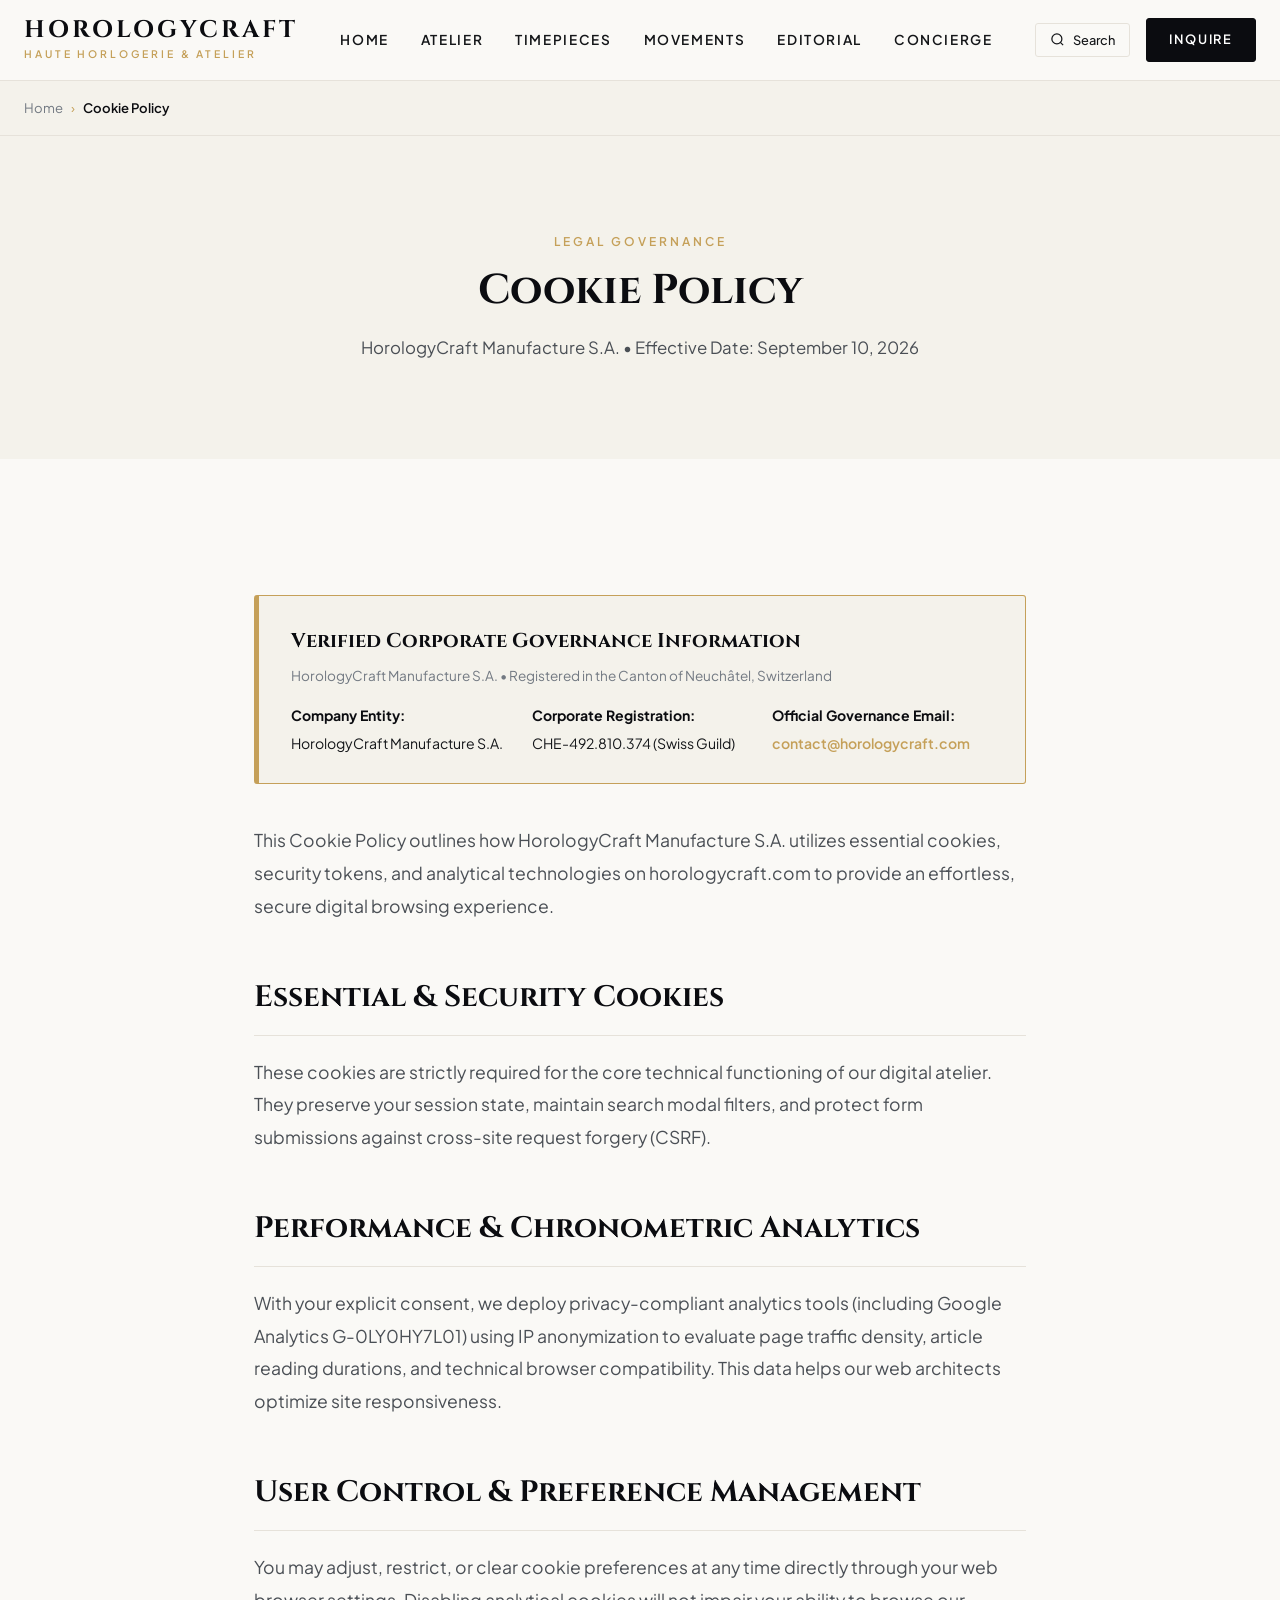
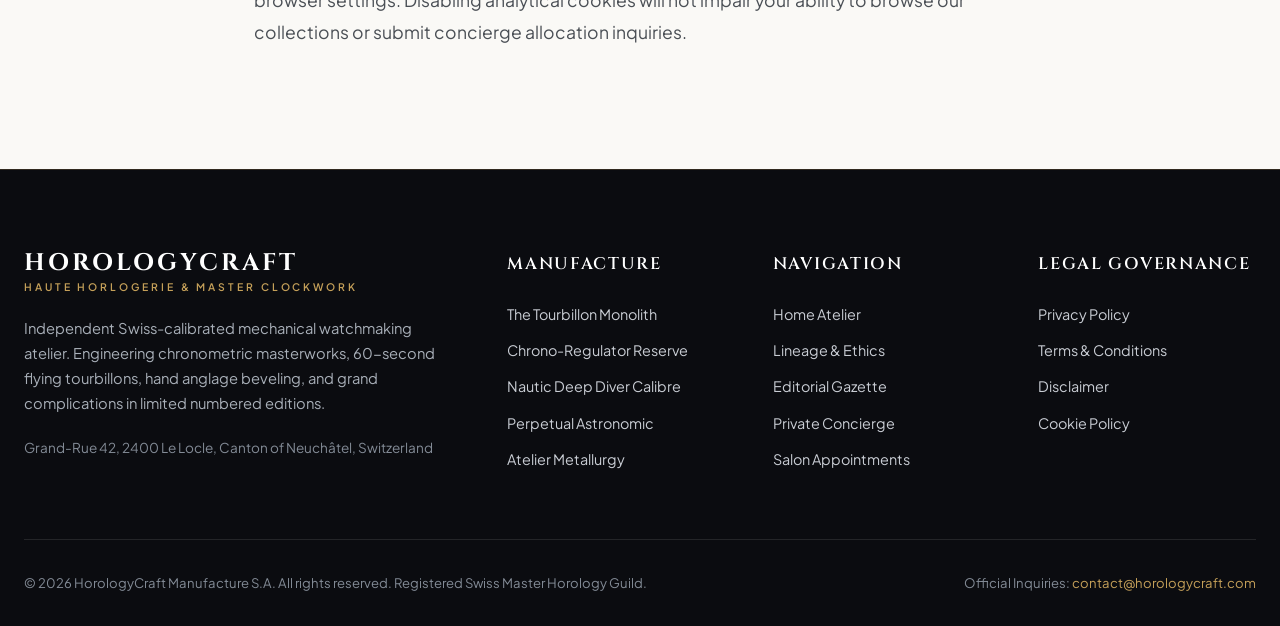
<file: cookie-policy.html>
<!DOCTYPE html>
<html lang="en">
<head>
  <meta charset="UTF-8">
  <meta name="viewport" content="width=device-width, initial-scale=1.0">
  <title>Cookie Policy | HorologyCraft Governance</title>
  <meta name="description" content="Cookie Policy and official legal governance framework for HorologyCraft Manufacture S.A., Le Locle, Switzerland.">
  <link rel="canonical" href="https://horologycraft.com/cookie-policy.html">
  <link rel="stylesheet" href="assets/css/style.css?v=2.1">
  <link rel="preconnect" href="https://fonts.googleapis.com">
  <link rel="preconnect" href="https://fonts.gstatic.com" crossorigin>
  <link href="https://fonts.googleapis.com/css2?family=Cinzel:wght@600;700;800&family=Playfair+Display:ital,wght@0,500;0,700;1,400&family=Plus+Jakarta+Sans:wght@400;500;600;700&family=JetBrains+Mono:wght@500;600&display=swap" rel="stylesheet">
  <!-- Google tag (gtag.js) -->
<script async src="https://www.googletagmanager.com/gtag/js?id=G-0LY0HY7L01"></script>
<script>
  window.dataLayer = window.dataLayer || [];
  function gtag(){dataLayer.push(arguments);}
  gtag('js', new Date());

  gtag('config', 'G-0LY0HY7L01');
</script>
</head>
<body>

<header class="site-header">
  <div class="container header-inner">
    <a href="index.php" class="site-logo">
      <span class="logo-main">HorologyCraft</span>
      <span class="logo-tagline">Haute Horlogerie & Atelier</span>
    </a>
    <nav class="desktop-nav">
      <a href="index.php" class="nav-link ">Home</a>
      <a href="about.html" class="nav-link ">Atelier</a>
      <a href="index.php#timepieces" class="nav-link">Timepieces</a>
      <a href="index.php#movements" class="nav-link">Movements</a>
      <a href="blog/" class="nav-link ">Editorial</a>
      <a href="contact.html" class="nav-link ">Concierge</a>
    </nav>
    <div class="header-actions">
      <button type="button" class="search-toggle-btn" aria-label="Search Horology Archive">
        <svg width="15" height="15" viewBox="0 0 24 24" fill="none" stroke="currentColor" stroke-width="2"><circle cx="11" cy="11" r="8"></circle><line x1="21" y1="21" x2="16.65" y2="16.65"></line></svg>
        <span>Search</span>
      </button>
      <a href="contact.html" class="btn-header-cta">Inquire</a>
      <button type="button" class="mobile-toggle" aria-label="Toggle navigation menu">
        <span></span>
        <span></span>
        <span></span>
      </button>
    </div>
  </div>
</header>
<div class="mobile-drawer-overlay"></div>
<div class="mobile-drawer">
  <div class="drawer-header">
    <div class="site-logo">
      <span class="logo-main" style="font-size: 1.2rem;">HorologyCraft</span>
      <span class="logo-tagline">Haute Horlogerie</span>
    </div>
    <button type="button" class="drawer-close" aria-label="Close navigation menu">&times;</button>
  </div>
  <ul class="mobile-nav-list">
    <li><a href="index.php" class="mobile-nav-link">Home</a></li>
    <li><a href="about.html" class="mobile-nav-link">Atelier Heritage</a></li>
    <li><a href="index.php#timepieces" class="mobile-nav-link">Timepieces</a></li>
    <li><a href="index.php#movements" class="mobile-nav-link">Movements</a></li>
    <li><a href="blog/" class="mobile-nav-link">Editorial Gazette</a></li>
    <li><a href="contact.html" class="mobile-nav-link">Private Concierge</a></li>
    <li class="nav-item-policy"><a href="privacy-policy.html" class="mobile-nav-link">Privacy Policy</a></li>
    <li class="nav-item-policy"><a href="terms-and-conditions.html" class="mobile-nav-link">Terms & Conditions</a></li>
    <li class="nav-item-policy"><a href="disclaimer.html" class="mobile-nav-link">Disclaimer</a></li>
    <li class="nav-item-policy"><a href="cookie-policy.html" class="mobile-nav-link">Cookie Policy</a></li>
  </ul>
</div>

<div class="breadcrumbs-bar">
  <div class="container">
    <div class="breadcrumbs-list">
      <a href="index.php">Home</a>
      <span class="breadcrumbs-separator">&rsaquo;</span>
      <span class="breadcrumbs-current">Cookie Policy</span>
    </div>
  </div>
</div>

<main>
  <section class="section-padding" style="background: var(--bg-elevated);">
    <div class="container" style="max-width: 820px; text-align: center;">
      <span class="section-eyebrow">Legal Governance</span>
      <h1 class="section-title" style="font-size: 2.6rem;">Cookie Policy</h1>
      <p class="section-desc">HorologyCraft Manufacture S.A. &bull; Effective Date: September 10, 2026</p>
    </div>
  </section>

  <section class="section-padding">
    <div class="container" style="max-width: 820px;">
      <div class="governance-card">
        <div class="governance-title">Verified Corporate Governance Information</div>
        <div class="governance-meta">HorologyCraft Manufacture S.A. &bull; Registered in the Canton of Neuchâtel, Switzerland</div>
        <div class="governance-details">
          <div>
            <strong>Company Entity:</strong>
            HorologyCraft Manufacture S.A.
          </div>
          <div>
            <strong>Corporate Registration:</strong>
            CHE-492.810.374 (Swiss Guild)
          </div>
          <div>
            <strong>Official Governance Email:</strong>
            <a href="mailto:contact@horologycraft.com" style="color: var(--accent); font-weight: 600;">contact@horologycraft.com</a>
          </div>
        </div>
      </div>

      <div class="article-body-container" style="margin: 32px 0 0; padding: 0;">
        
    <p>This Cookie Policy outlines how HorologyCraft Manufacture S.A. utilizes essential cookies, security tokens, and analytical technologies on horologycraft.com to provide an effortless, secure digital browsing experience.</p>
    <h2>Essential & Security Cookies</h2>
    <p>These cookies are strictly required for the core technical functioning of our digital atelier. They preserve your session state, maintain search modal filters, and protect form submissions against cross-site request forgery (CSRF).</p>
    <h2>Performance & Chronometric Analytics</h2>
    <p>With your explicit consent, we deploy privacy-compliant analytics tools (including Google Analytics G-0LY0HY7L01) using IP anonymization to evaluate page traffic density, article reading durations, and technical browser compatibility. This data helps our web architects optimize site responsiveness.</p>
    <h2>User Control & Preference Management</h2>
    <p>You may adjust, restrict, or clear cookie preferences at any time directly through your web browser settings. Disabling analytical cookies will not impair your ability to browse our collections or submit concierge allocation inquiries.</p>
    
      </div>
    </div>
  </section>
</main>

<footer class="site-footer">
  <div class="container">
    <div class="footer-grid">
      <div class="footer-col">
        <div class="site-logo" style="margin-bottom: 20px;">
          <span class="logo-main" style="color: #ffffff;">HorologyCraft</span>
          <span class="logo-tagline" style="color: var(--accent);">Haute Horlogerie & Master Clockwork</span>
        </div>
        <p>Independent Swiss-calibrated mechanical watchmaking atelier. Engineering chronometric masterworks, 60-second flying tourbillons, hand anglage beveling, and grand complications in limited numbered editions.</p>
        <p style="font-size: 0.85rem; color: #838b96;">Grand-Rue 42, 2400 Le Locle, Canton of Neuchâtel, Switzerland</p>
      </div>
      <div class="footer-col">
        <h4>Manufacture</h4>
        <ul class="footer-links">
          <li><a href="index.php#timepieces">The Tourbillon Monolith</a></li>
          <li><a href="index.php#timepieces">Chrono-Regulator Reserve</a></li>
          <li><a href="index.php#timepieces">Nautic Deep Diver Calibre</a></li>
          <li><a href="index.php#timepieces">Perpetual Astronomic</a></li>
          <li><a href="about.html">Atelier Metallurgy</a></li>
        </ul>
      </div>
      <div class="footer-col">
        <h4>Navigation</h4>
        <ul class="footer-links">
          <li><a href="index.php">Home Atelier</a></li>
          <li><a href="about.html">Lineage & Ethics</a></li>
          <li><a href="blog/">Editorial Gazette</a></li>
          <li><a href="contact.html">Private Concierge</a></li>
          <li><a href="contact.html#appointments">Salon Appointments</a></li>
        </ul>
      </div>
      <div class="footer-col">
        <h4>Legal Governance</h4>
        <ul class="footer-links">
          <li><a href="privacy-policy.html">Privacy Policy</a></li>
          <li><a href="terms-and-conditions.html">Terms & Conditions</a></li>
          <li><a href="disclaimer.html">Disclaimer</a></li>
          <li><a href="cookie-policy.html">Cookie Policy</a></li>
        </ul>
      </div>
    </div>
    <div class="footer-bottom">
      <div>&copy; 2026 HorologyCraft Manufacture S.A. All rights reserved. Registered Swiss Master Horology Guild.</div>
      <div>Official Inquiries: <a href="mailto:contact@horologycraft.com" style="color: var(--accent);">contact@horologycraft.com</a></div>
    </div>
  </div>
</footer>
<div class="search-modal">
  <div class="search-modal-box">
    <div class="search-modal-header">
      <input type="text" class="search-input" placeholder="Search calibres, complications, technical treatises...">
      <button type="button" class="search-close-btn">&times;</button>
    </div>
    <div class="search-results-list">
      <div style="padding:16px 20px;color:var(--text-muted);font-size:0.85rem;">Type a complication, calibre, or topic to search...</div>
    </div>
  </div>
</div>

<script src="assets/js/main.js?v=2.1"></script>
</body>
</html>
</file>
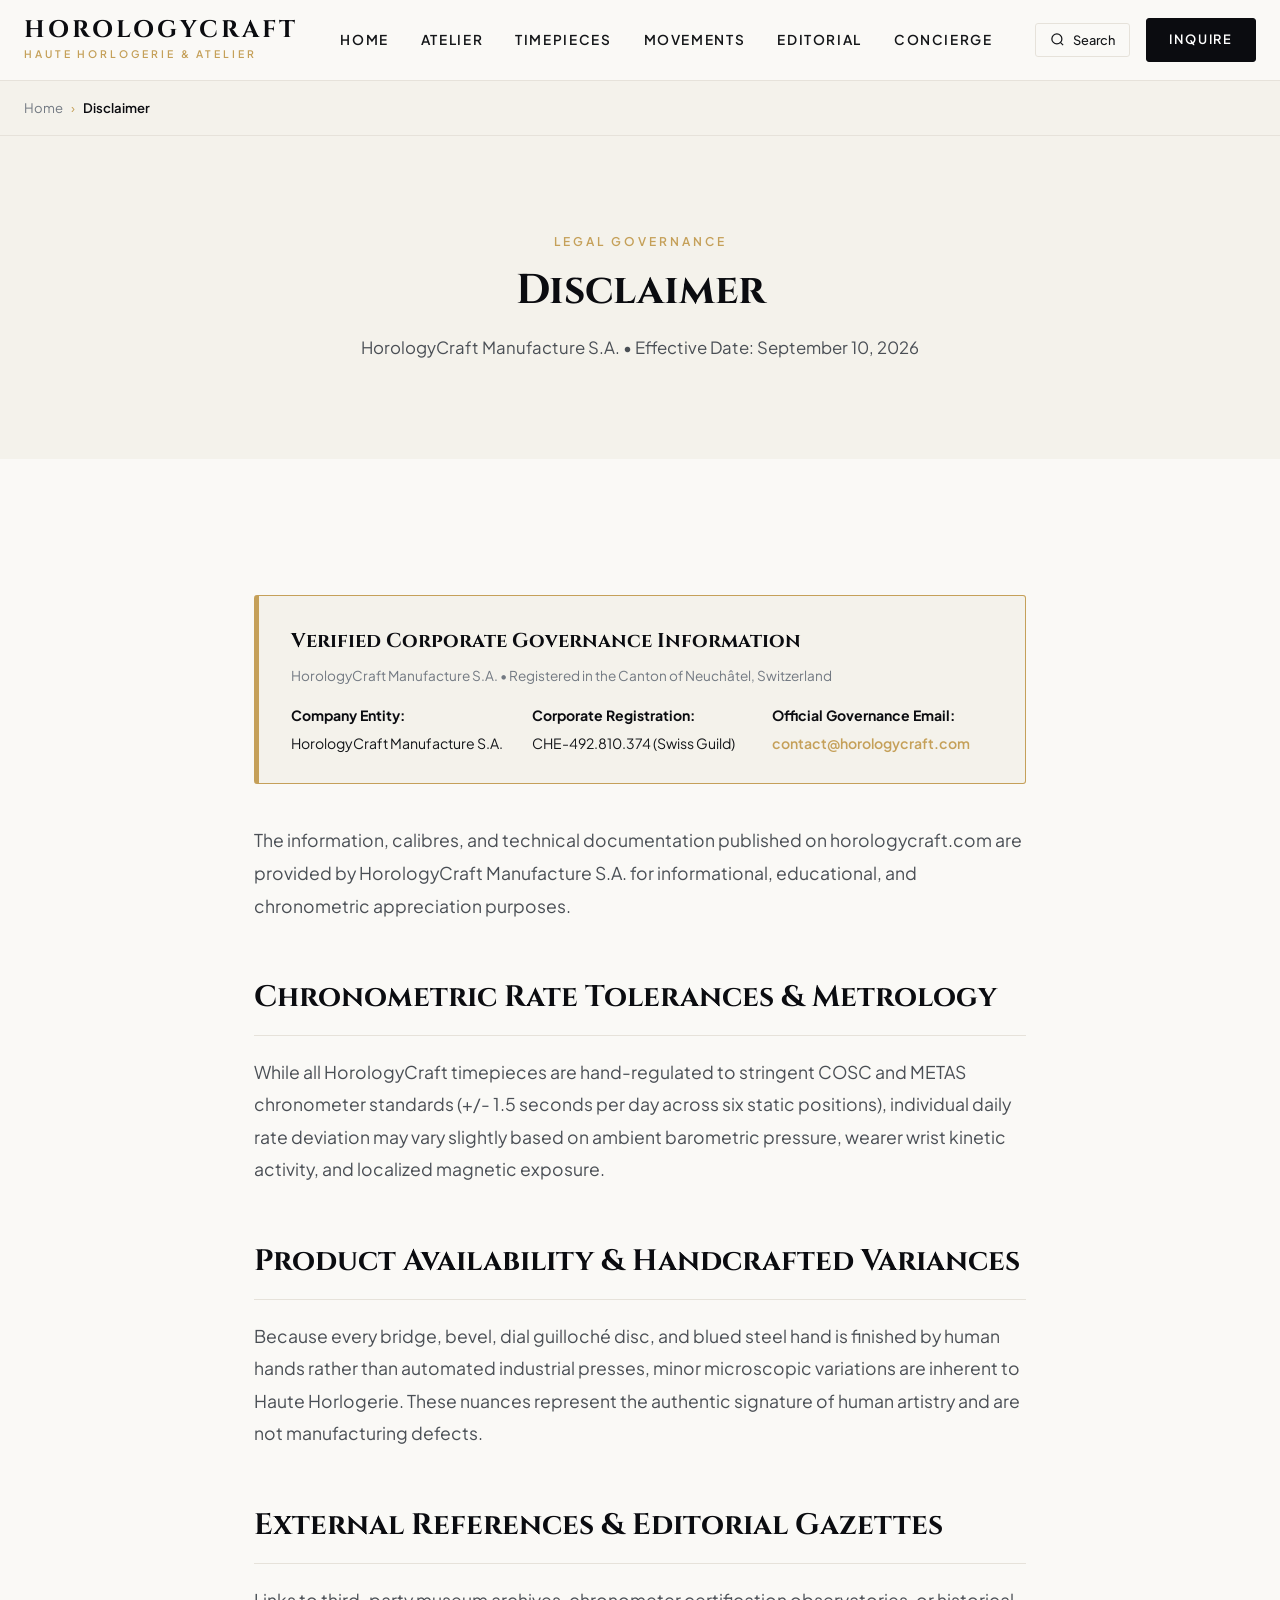
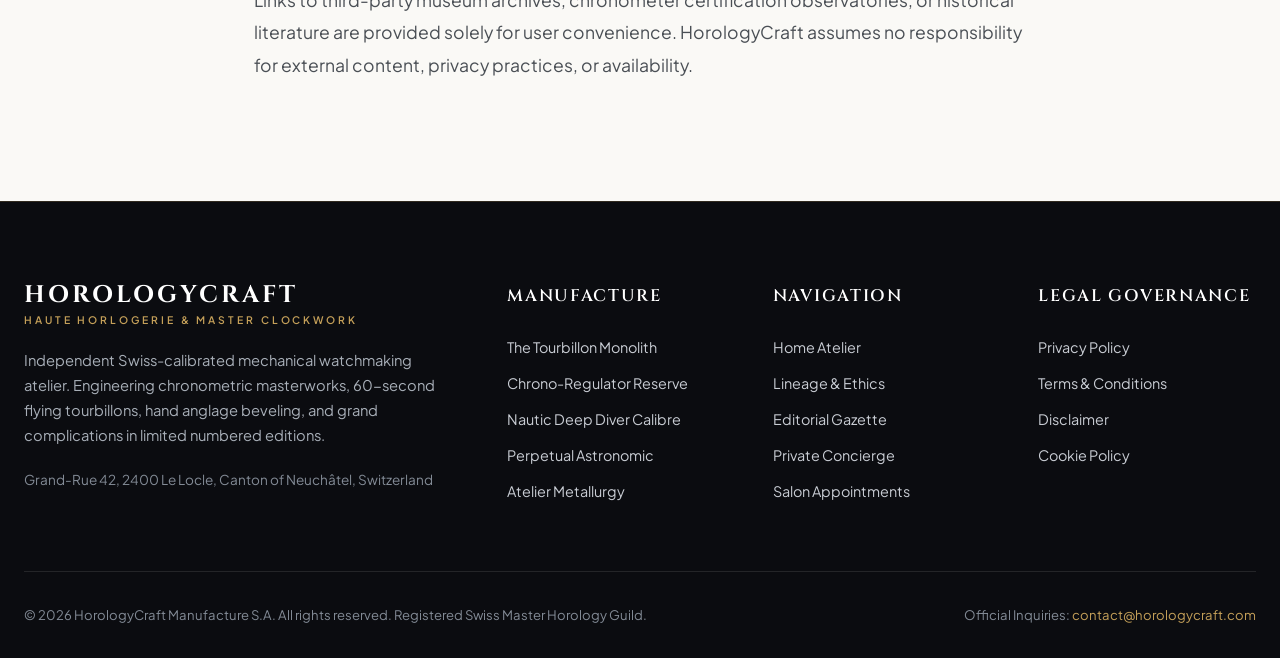
<file: disclaimer.html>
<!DOCTYPE html>
<html lang="en">
<head>
  <meta charset="UTF-8">
  <meta name="viewport" content="width=device-width, initial-scale=1.0">
  <title>Disclaimer | HorologyCraft Governance</title>
  <meta name="description" content="Disclaimer and official legal governance framework for HorologyCraft Manufacture S.A., Le Locle, Switzerland.">
  <link rel="canonical" href="https://horologycraft.com/disclaimer.html">
  <link rel="stylesheet" href="assets/css/style.css?v=2.1">
  <link rel="preconnect" href="https://fonts.googleapis.com">
  <link rel="preconnect" href="https://fonts.gstatic.com" crossorigin>
  <link href="https://fonts.googleapis.com/css2?family=Cinzel:wght@600;700;800&family=Playfair+Display:ital,wght@0,500;0,700;1,400&family=Plus+Jakarta+Sans:wght@400;500;600;700&family=JetBrains+Mono:wght@500;600&display=swap" rel="stylesheet">
  <!-- Google tag (gtag.js) -->
<script async src="https://www.googletagmanager.com/gtag/js?id=G-0LY0HY7L01"></script>
<script>
  window.dataLayer = window.dataLayer || [];
  function gtag(){dataLayer.push(arguments);}
  gtag('js', new Date());

  gtag('config', 'G-0LY0HY7L01');
</script>
</head>
<body>

<header class="site-header">
  <div class="container header-inner">
    <a href="index.php" class="site-logo">
      <span class="logo-main">HorologyCraft</span>
      <span class="logo-tagline">Haute Horlogerie & Atelier</span>
    </a>
    <nav class="desktop-nav">
      <a href="index.php" class="nav-link ">Home</a>
      <a href="about.html" class="nav-link ">Atelier</a>
      <a href="index.php#timepieces" class="nav-link">Timepieces</a>
      <a href="index.php#movements" class="nav-link">Movements</a>
      <a href="blog/" class="nav-link ">Editorial</a>
      <a href="contact.html" class="nav-link ">Concierge</a>
    </nav>
    <div class="header-actions">
      <button type="button" class="search-toggle-btn" aria-label="Search Horology Archive">
        <svg width="15" height="15" viewBox="0 0 24 24" fill="none" stroke="currentColor" stroke-width="2"><circle cx="11" cy="11" r="8"></circle><line x1="21" y1="21" x2="16.65" y2="16.65"></line></svg>
        <span>Search</span>
      </button>
      <a href="contact.html" class="btn-header-cta">Inquire</a>
      <button type="button" class="mobile-toggle" aria-label="Toggle navigation menu">
        <span></span>
        <span></span>
        <span></span>
      </button>
    </div>
  </div>
</header>
<div class="mobile-drawer-overlay"></div>
<div class="mobile-drawer">
  <div class="drawer-header">
    <div class="site-logo">
      <span class="logo-main" style="font-size: 1.2rem;">HorologyCraft</span>
      <span class="logo-tagline">Haute Horlogerie</span>
    </div>
    <button type="button" class="drawer-close" aria-label="Close navigation menu">&times;</button>
  </div>
  <ul class="mobile-nav-list">
    <li><a href="index.php" class="mobile-nav-link">Home</a></li>
    <li><a href="about.html" class="mobile-nav-link">Atelier Heritage</a></li>
    <li><a href="index.php#timepieces" class="mobile-nav-link">Timepieces</a></li>
    <li><a href="index.php#movements" class="mobile-nav-link">Movements</a></li>
    <li><a href="blog/" class="mobile-nav-link">Editorial Gazette</a></li>
    <li><a href="contact.html" class="mobile-nav-link">Private Concierge</a></li>
    <li class="nav-item-policy"><a href="privacy-policy.html" class="mobile-nav-link">Privacy Policy</a></li>
    <li class="nav-item-policy"><a href="terms-and-conditions.html" class="mobile-nav-link">Terms & Conditions</a></li>
    <li class="nav-item-policy"><a href="disclaimer.html" class="mobile-nav-link">Disclaimer</a></li>
    <li class="nav-item-policy"><a href="cookie-policy.html" class="mobile-nav-link">Cookie Policy</a></li>
  </ul>
</div>

<div class="breadcrumbs-bar">
  <div class="container">
    <div class="breadcrumbs-list">
      <a href="index.php">Home</a>
      <span class="breadcrumbs-separator">&rsaquo;</span>
      <span class="breadcrumbs-current">Disclaimer</span>
    </div>
  </div>
</div>

<main>
  <section class="section-padding" style="background: var(--bg-elevated);">
    <div class="container" style="max-width: 820px; text-align: center;">
      <span class="section-eyebrow">Legal Governance</span>
      <h1 class="section-title" style="font-size: 2.6rem;">Disclaimer</h1>
      <p class="section-desc">HorologyCraft Manufacture S.A. &bull; Effective Date: September 10, 2026</p>
    </div>
  </section>

  <section class="section-padding">
    <div class="container" style="max-width: 820px;">
      <div class="governance-card">
        <div class="governance-title">Verified Corporate Governance Information</div>
        <div class="governance-meta">HorologyCraft Manufacture S.A. &bull; Registered in the Canton of Neuchâtel, Switzerland</div>
        <div class="governance-details">
          <div>
            <strong>Company Entity:</strong>
            HorologyCraft Manufacture S.A.
          </div>
          <div>
            <strong>Corporate Registration:</strong>
            CHE-492.810.374 (Swiss Guild)
          </div>
          <div>
            <strong>Official Governance Email:</strong>
            <a href="mailto:contact@horologycraft.com" style="color: var(--accent); font-weight: 600;">contact@horologycraft.com</a>
          </div>
        </div>
      </div>

      <div class="article-body-container" style="margin: 32px 0 0; padding: 0;">
        
    <p>The information, calibres, and technical documentation published on horologycraft.com are provided by HorologyCraft Manufacture S.A. for informational, educational, and chronometric appreciation purposes.</p>
    <h2>Chronometric Rate Tolerances & Metrology</h2>
    <p>While all HorologyCraft timepieces are hand-regulated to stringent COSC and METAS chronometer standards (+/- 1.5 seconds per day across six static positions), individual daily rate deviation may vary slightly based on ambient barometric pressure, wearer wrist kinetic activity, and localized magnetic exposure.</p>
    <h2>Product Availability & Handcrafted Variances</h2>
    <p>Because every bridge, bevel, dial guilloché disc, and blued steel hand is finished by human hands rather than automated industrial presses, minor microscopic variations are inherent to Haute Horlogerie. These nuances represent the authentic signature of human artistry and are not manufacturing defects.</p>
    <h2>External References & Editorial Gazettes</h2>
    <p>Links to third-party museum archives, chronometer certification observatories, or historical literature are provided solely for user convenience. HorologyCraft assumes no responsibility for external content, privacy practices, or availability.</p>
    
      </div>
    </div>
  </section>
</main>

<footer class="site-footer">
  <div class="container">
    <div class="footer-grid">
      <div class="footer-col">
        <div class="site-logo" style="margin-bottom: 20px;">
          <span class="logo-main" style="color: #ffffff;">HorologyCraft</span>
          <span class="logo-tagline" style="color: var(--accent);">Haute Horlogerie & Master Clockwork</span>
        </div>
        <p>Independent Swiss-calibrated mechanical watchmaking atelier. Engineering chronometric masterworks, 60-second flying tourbillons, hand anglage beveling, and grand complications in limited numbered editions.</p>
        <p style="font-size: 0.85rem; color: #838b96;">Grand-Rue 42, 2400 Le Locle, Canton of Neuchâtel, Switzerland</p>
      </div>
      <div class="footer-col">
        <h4>Manufacture</h4>
        <ul class="footer-links">
          <li><a href="index.php#timepieces">The Tourbillon Monolith</a></li>
          <li><a href="index.php#timepieces">Chrono-Regulator Reserve</a></li>
          <li><a href="index.php#timepieces">Nautic Deep Diver Calibre</a></li>
          <li><a href="index.php#timepieces">Perpetual Astronomic</a></li>
          <li><a href="about.html">Atelier Metallurgy</a></li>
        </ul>
      </div>
      <div class="footer-col">
        <h4>Navigation</h4>
        <ul class="footer-links">
          <li><a href="index.php">Home Atelier</a></li>
          <li><a href="about.html">Lineage & Ethics</a></li>
          <li><a href="blog/">Editorial Gazette</a></li>
          <li><a href="contact.html">Private Concierge</a></li>
          <li><a href="contact.html#appointments">Salon Appointments</a></li>
        </ul>
      </div>
      <div class="footer-col">
        <h4>Legal Governance</h4>
        <ul class="footer-links">
          <li><a href="privacy-policy.html">Privacy Policy</a></li>
          <li><a href="terms-and-conditions.html">Terms & Conditions</a></li>
          <li><a href="disclaimer.html">Disclaimer</a></li>
          <li><a href="cookie-policy.html">Cookie Policy</a></li>
        </ul>
      </div>
    </div>
    <div class="footer-bottom">
      <div>&copy; 2026 HorologyCraft Manufacture S.A. All rights reserved. Registered Swiss Master Horology Guild.</div>
      <div>Official Inquiries: <a href="mailto:contact@horologycraft.com" style="color: var(--accent);">contact@horologycraft.com</a></div>
    </div>
  </div>
</footer>
<div class="search-modal">
  <div class="search-modal-box">
    <div class="search-modal-header">
      <input type="text" class="search-input" placeholder="Search calibres, complications, technical treatises...">
      <button type="button" class="search-close-btn">&times;</button>
    </div>
    <div class="search-results-list">
      <div style="padding:16px 20px;color:var(--text-muted);font-size:0.85rem;">Type a complication, calibre, or topic to search...</div>
    </div>
  </div>
</div>

<script src="assets/js/main.js?v=2.1"></script>
</body>
</html>
</file>
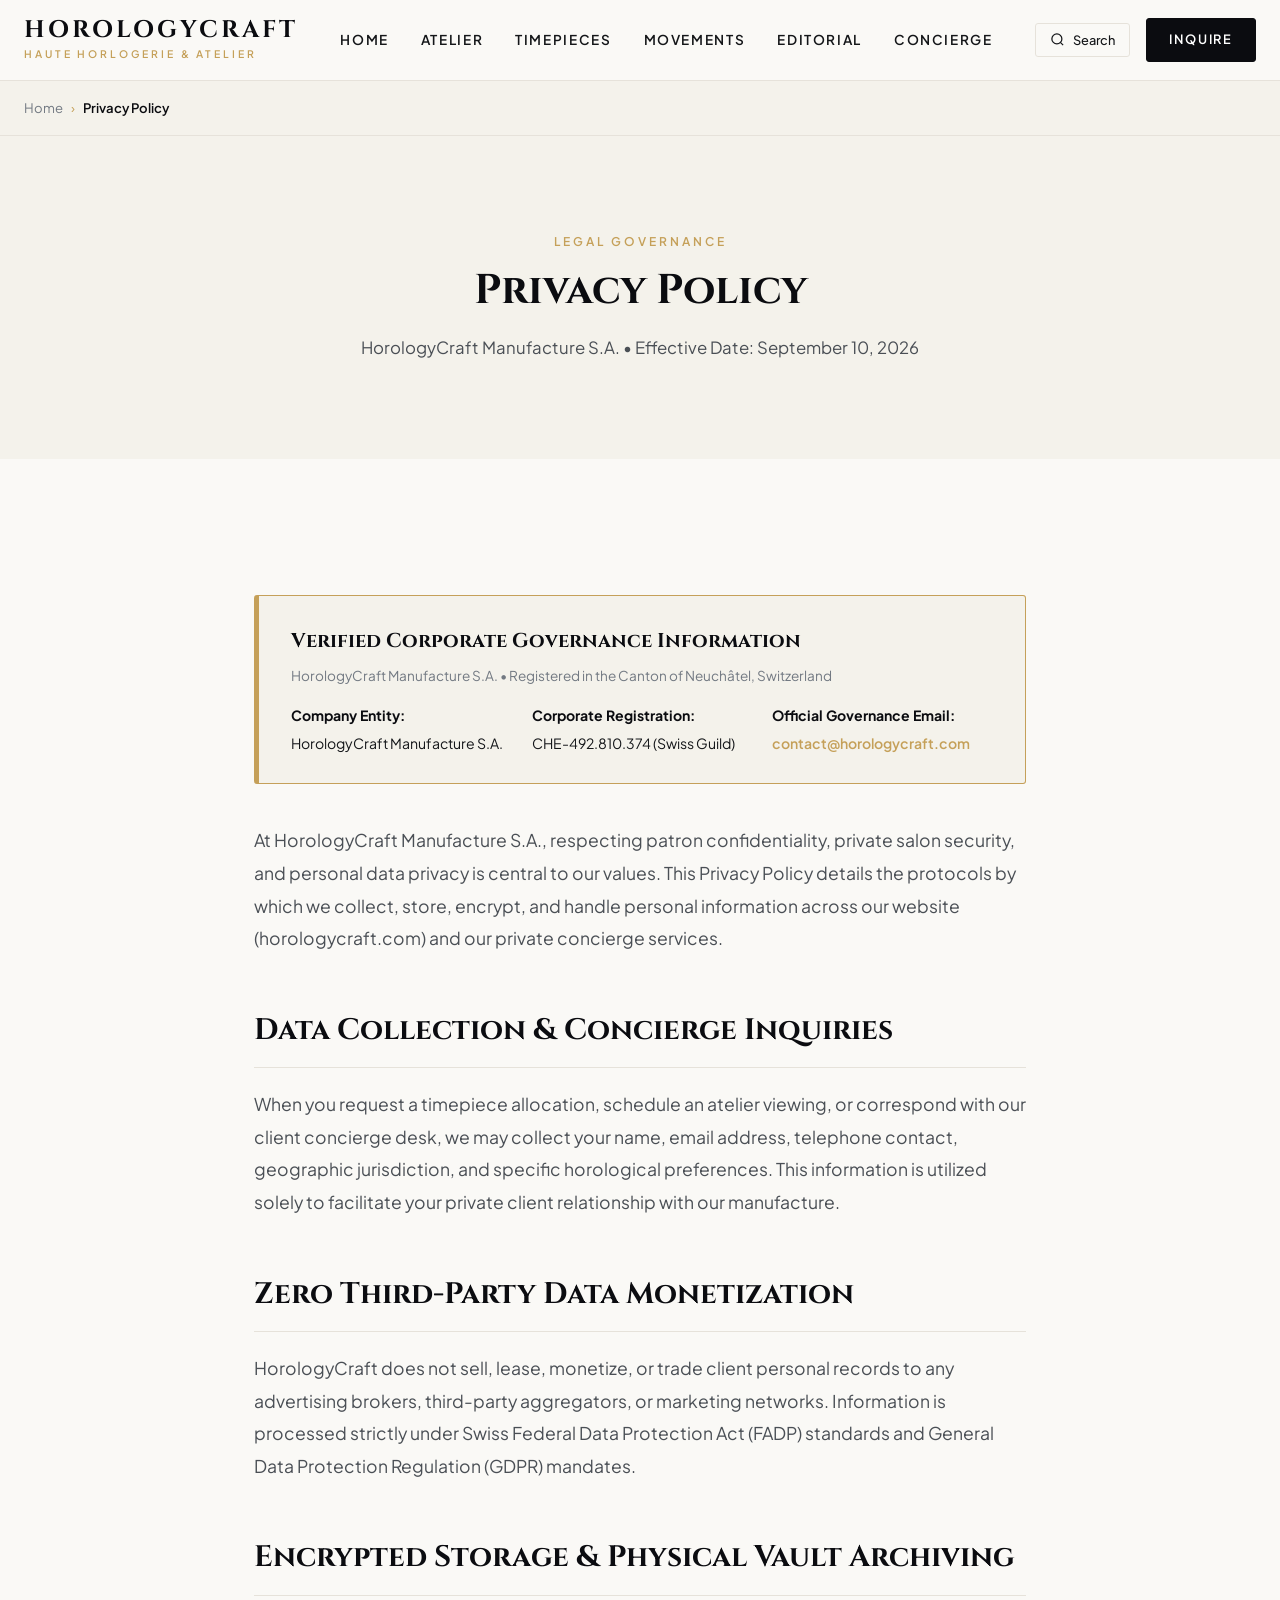
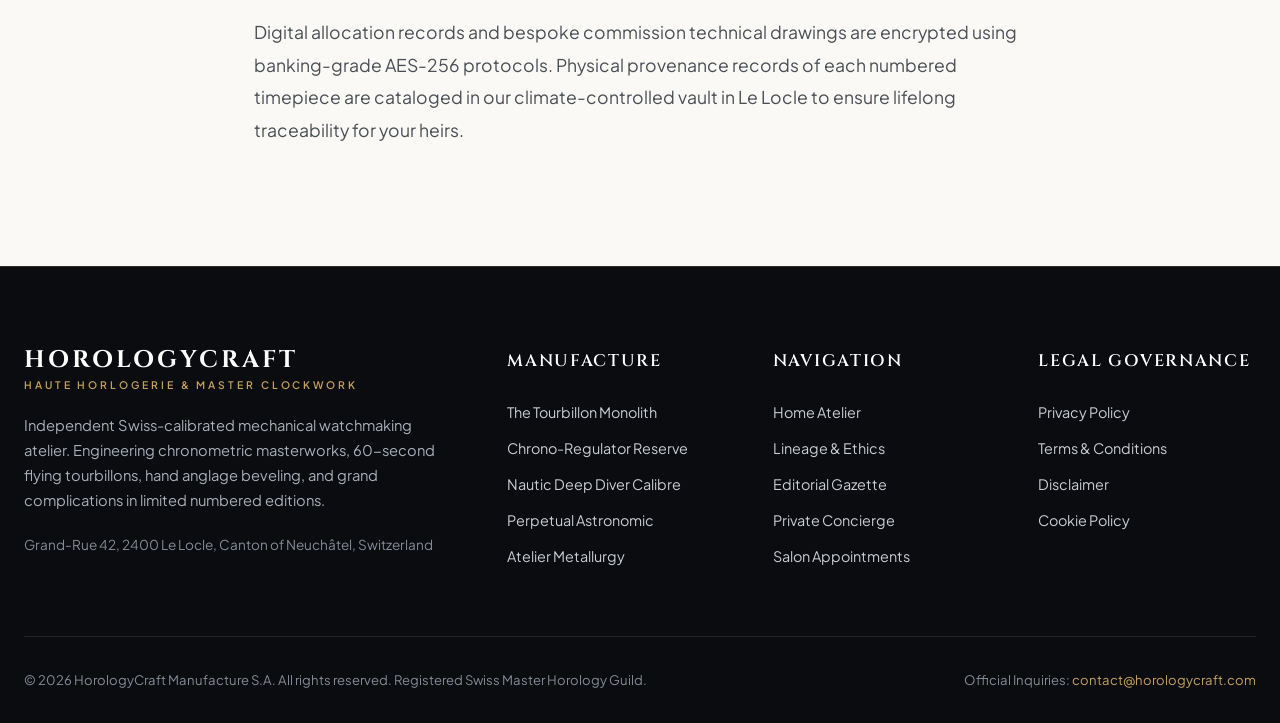
<file: privacy-policy.html>
<!DOCTYPE html>
<html lang="en">
<head>
  <meta charset="UTF-8">
  <meta name="viewport" content="width=device-width, initial-scale=1.0">
  <title>Privacy Policy | HorologyCraft Governance</title>
  <meta name="description" content="Privacy Policy and official legal governance framework for HorologyCraft Manufacture S.A., Le Locle, Switzerland.">
  <link rel="canonical" href="https://horologycraft.com/privacy-policy.html">
  <link rel="stylesheet" href="assets/css/style.css?v=2.1">
  <link rel="preconnect" href="https://fonts.googleapis.com">
  <link rel="preconnect" href="https://fonts.gstatic.com" crossorigin>
  <link href="https://fonts.googleapis.com/css2?family=Cinzel:wght@600;700;800&family=Playfair+Display:ital,wght@0,500;0,700;1,400&family=Plus+Jakarta+Sans:wght@400;500;600;700&family=JetBrains+Mono:wght@500;600&display=swap" rel="stylesheet">
  <!-- Google tag (gtag.js) -->
<script async src="https://www.googletagmanager.com/gtag/js?id=G-0LY0HY7L01"></script>
<script>
  window.dataLayer = window.dataLayer || [];
  function gtag(){dataLayer.push(arguments);}
  gtag('js', new Date());

  gtag('config', 'G-0LY0HY7L01');
</script>
</head>
<body>

<header class="site-header">
  <div class="container header-inner">
    <a href="index.php" class="site-logo">
      <span class="logo-main">HorologyCraft</span>
      <span class="logo-tagline">Haute Horlogerie & Atelier</span>
    </a>
    <nav class="desktop-nav">
      <a href="index.php" class="nav-link ">Home</a>
      <a href="about.html" class="nav-link ">Atelier</a>
      <a href="index.php#timepieces" class="nav-link">Timepieces</a>
      <a href="index.php#movements" class="nav-link">Movements</a>
      <a href="blog/" class="nav-link ">Editorial</a>
      <a href="contact.html" class="nav-link ">Concierge</a>
    </nav>
    <div class="header-actions">
      <button type="button" class="search-toggle-btn" aria-label="Search Horology Archive">
        <svg width="15" height="15" viewBox="0 0 24 24" fill="none" stroke="currentColor" stroke-width="2"><circle cx="11" cy="11" r="8"></circle><line x1="21" y1="21" x2="16.65" y2="16.65"></line></svg>
        <span>Search</span>
      </button>
      <a href="contact.html" class="btn-header-cta">Inquire</a>
      <button type="button" class="mobile-toggle" aria-label="Toggle navigation menu">
        <span></span>
        <span></span>
        <span></span>
      </button>
    </div>
  </div>
</header>
<div class="mobile-drawer-overlay"></div>
<div class="mobile-drawer">
  <div class="drawer-header">
    <div class="site-logo">
      <span class="logo-main" style="font-size: 1.2rem;">HorologyCraft</span>
      <span class="logo-tagline">Haute Horlogerie</span>
    </div>
    <button type="button" class="drawer-close" aria-label="Close navigation menu">&times;</button>
  </div>
  <ul class="mobile-nav-list">
    <li><a href="index.php" class="mobile-nav-link">Home</a></li>
    <li><a href="about.html" class="mobile-nav-link">Atelier Heritage</a></li>
    <li><a href="index.php#timepieces" class="mobile-nav-link">Timepieces</a></li>
    <li><a href="index.php#movements" class="mobile-nav-link">Movements</a></li>
    <li><a href="blog/" class="mobile-nav-link">Editorial Gazette</a></li>
    <li><a href="contact.html" class="mobile-nav-link">Private Concierge</a></li>
    <li class="nav-item-policy"><a href="privacy-policy.html" class="mobile-nav-link">Privacy Policy</a></li>
    <li class="nav-item-policy"><a href="terms-and-conditions.html" class="mobile-nav-link">Terms & Conditions</a></li>
    <li class="nav-item-policy"><a href="disclaimer.html" class="mobile-nav-link">Disclaimer</a></li>
    <li class="nav-item-policy"><a href="cookie-policy.html" class="mobile-nav-link">Cookie Policy</a></li>
  </ul>
</div>

<div class="breadcrumbs-bar">
  <div class="container">
    <div class="breadcrumbs-list">
      <a href="index.php">Home</a>
      <span class="breadcrumbs-separator">&rsaquo;</span>
      <span class="breadcrumbs-current">Privacy Policy</span>
    </div>
  </div>
</div>

<main>
  <section class="section-padding" style="background: var(--bg-elevated);">
    <div class="container" style="max-width: 820px; text-align: center;">
      <span class="section-eyebrow">Legal Governance</span>
      <h1 class="section-title" style="font-size: 2.6rem;">Privacy Policy</h1>
      <p class="section-desc">HorologyCraft Manufacture S.A. &bull; Effective Date: September 10, 2026</p>
    </div>
  </section>

  <section class="section-padding">
    <div class="container" style="max-width: 820px;">
      <div class="governance-card">
        <div class="governance-title">Verified Corporate Governance Information</div>
        <div class="governance-meta">HorologyCraft Manufacture S.A. &bull; Registered in the Canton of Neuchâtel, Switzerland</div>
        <div class="governance-details">
          <div>
            <strong>Company Entity:</strong>
            HorologyCraft Manufacture S.A.
          </div>
          <div>
            <strong>Corporate Registration:</strong>
            CHE-492.810.374 (Swiss Guild)
          </div>
          <div>
            <strong>Official Governance Email:</strong>
            <a href="mailto:contact@horologycraft.com" style="color: var(--accent); font-weight: 600;">contact@horologycraft.com</a>
          </div>
        </div>
      </div>

      <div class="article-body-container" style="margin: 32px 0 0; padding: 0;">
        
    <p>At HorologyCraft Manufacture S.A., respecting patron confidentiality, private salon security, and personal data privacy is central to our values. This Privacy Policy details the protocols by which we collect, store, encrypt, and handle personal information across our website (horologycraft.com) and our private concierge services.</p>
    <h2>Data Collection & Concierge Inquiries</h2>
    <p>When you request a timepiece allocation, schedule an atelier viewing, or correspond with our client concierge desk, we may collect your name, email address, telephone contact, geographic jurisdiction, and specific horological preferences. This information is utilized solely to facilitate your private client relationship with our manufacture.</p>
    <h2>Zero Third-Party Data Monetization</h2>
    <p>HorologyCraft does not sell, lease, monetize, or trade client personal records to any advertising brokers, third-party aggregators, or marketing networks. Information is processed strictly under Swiss Federal Data Protection Act (FADP) standards and General Data Protection Regulation (GDPR) mandates.</p>
    <h2>Encrypted Storage & Physical Vault Archiving</h2>
    <p>Digital allocation records and bespoke commission technical drawings are encrypted using banking-grade AES-256 protocols. Physical provenance records of each numbered timepiece are cataloged in our climate-controlled vault in Le Locle to ensure lifelong traceability for your heirs.</p>
    
      </div>
    </div>
  </section>
</main>

<footer class="site-footer">
  <div class="container">
    <div class="footer-grid">
      <div class="footer-col">
        <div class="site-logo" style="margin-bottom: 20px;">
          <span class="logo-main" style="color: #ffffff;">HorologyCraft</span>
          <span class="logo-tagline" style="color: var(--accent);">Haute Horlogerie & Master Clockwork</span>
        </div>
        <p>Independent Swiss-calibrated mechanical watchmaking atelier. Engineering chronometric masterworks, 60-second flying tourbillons, hand anglage beveling, and grand complications in limited numbered editions.</p>
        <p style="font-size: 0.85rem; color: #838b96;">Grand-Rue 42, 2400 Le Locle, Canton of Neuchâtel, Switzerland</p>
      </div>
      <div class="footer-col">
        <h4>Manufacture</h4>
        <ul class="footer-links">
          <li><a href="index.php#timepieces">The Tourbillon Monolith</a></li>
          <li><a href="index.php#timepieces">Chrono-Regulator Reserve</a></li>
          <li><a href="index.php#timepieces">Nautic Deep Diver Calibre</a></li>
          <li><a href="index.php#timepieces">Perpetual Astronomic</a></li>
          <li><a href="about.html">Atelier Metallurgy</a></li>
        </ul>
      </div>
      <div class="footer-col">
        <h4>Navigation</h4>
        <ul class="footer-links">
          <li><a href="index.php">Home Atelier</a></li>
          <li><a href="about.html">Lineage & Ethics</a></li>
          <li><a href="blog/">Editorial Gazette</a></li>
          <li><a href="contact.html">Private Concierge</a></li>
          <li><a href="contact.html#appointments">Salon Appointments</a></li>
        </ul>
      </div>
      <div class="footer-col">
        <h4>Legal Governance</h4>
        <ul class="footer-links">
          <li><a href="privacy-policy.html">Privacy Policy</a></li>
          <li><a href="terms-and-conditions.html">Terms & Conditions</a></li>
          <li><a href="disclaimer.html">Disclaimer</a></li>
          <li><a href="cookie-policy.html">Cookie Policy</a></li>
        </ul>
      </div>
    </div>
    <div class="footer-bottom">
      <div>&copy; 2026 HorologyCraft Manufacture S.A. All rights reserved. Registered Swiss Master Horology Guild.</div>
      <div>Official Inquiries: <a href="mailto:contact@horologycraft.com" style="color: var(--accent);">contact@horologycraft.com</a></div>
    </div>
  </div>
</footer>
<div class="search-modal">
  <div class="search-modal-box">
    <div class="search-modal-header">
      <input type="text" class="search-input" placeholder="Search calibres, complications, technical treatises...">
      <button type="button" class="search-close-btn">&times;</button>
    </div>
    <div class="search-results-list">
      <div style="padding:16px 20px;color:var(--text-muted);font-size:0.85rem;">Type a complication, calibre, or topic to search...</div>
    </div>
  </div>
</div>

<script src="assets/js/main.js?v=2.1"></script>
</body>
</html>
</file>
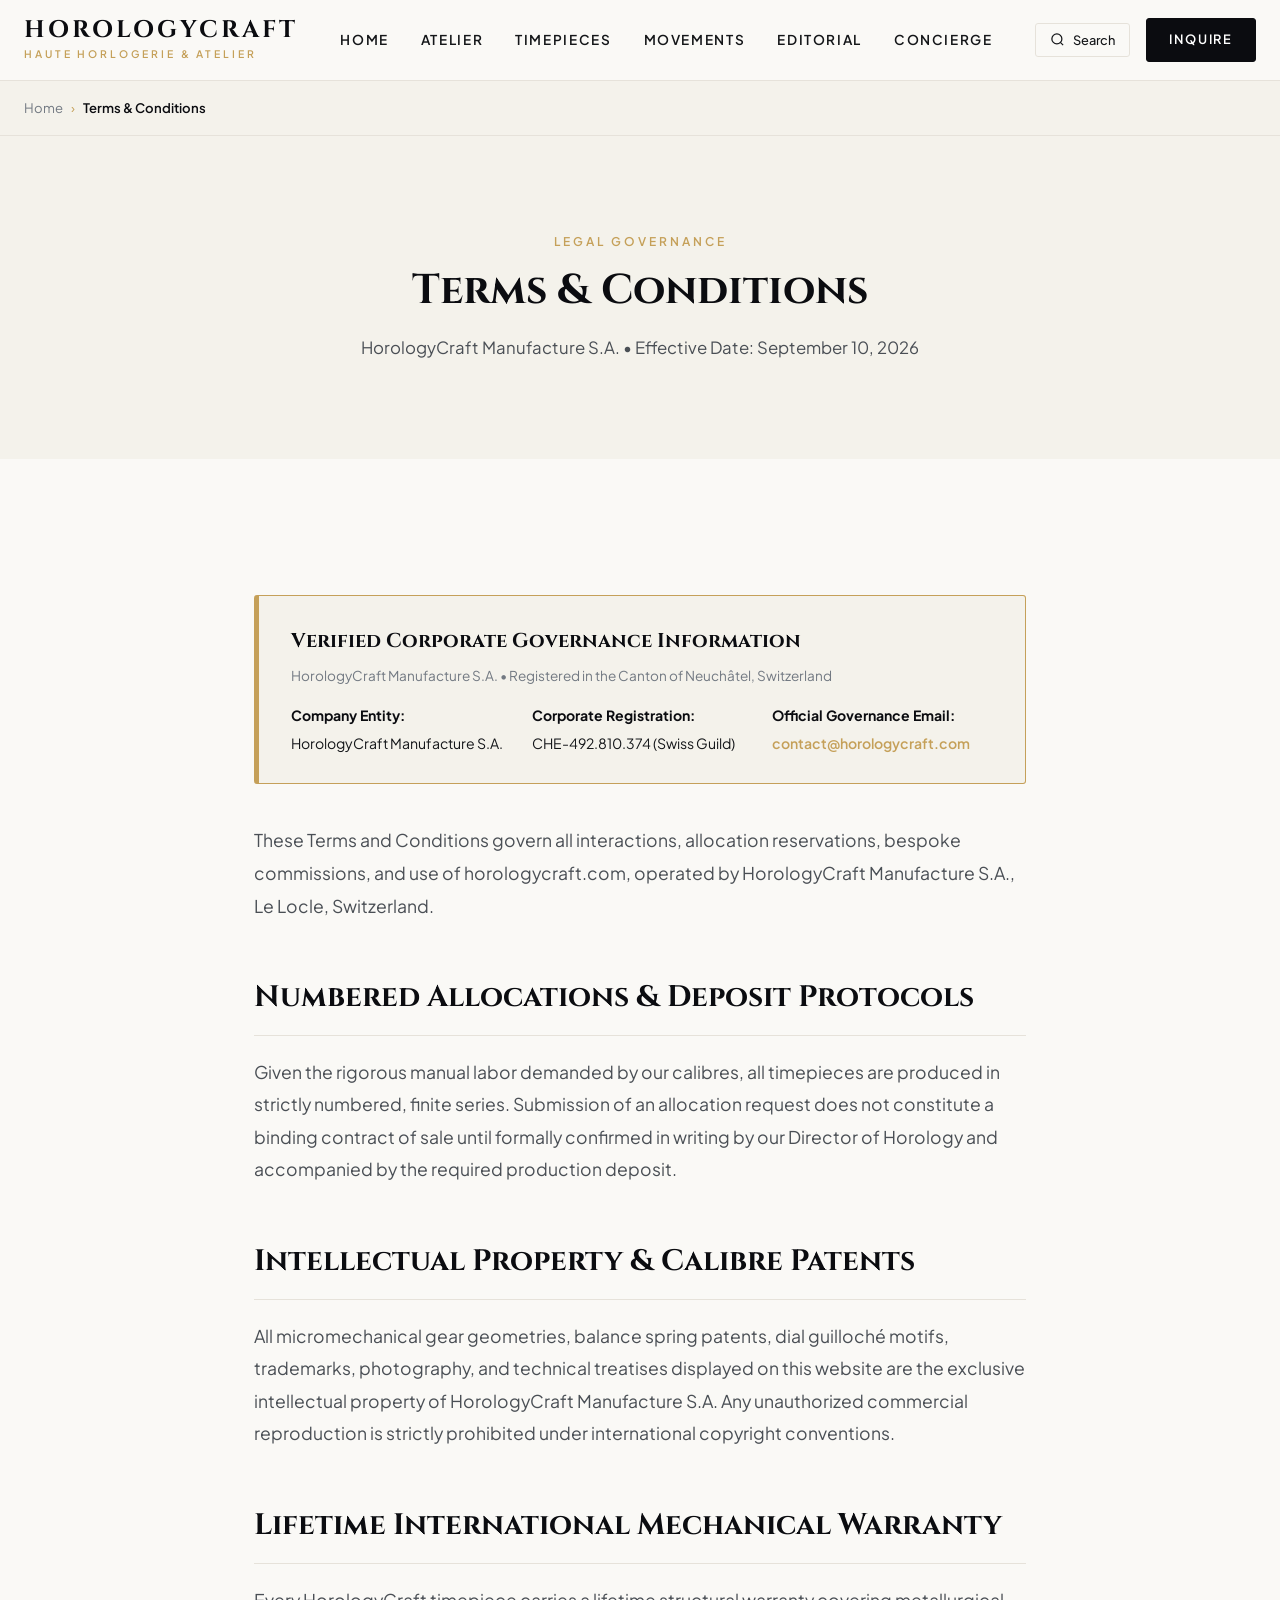
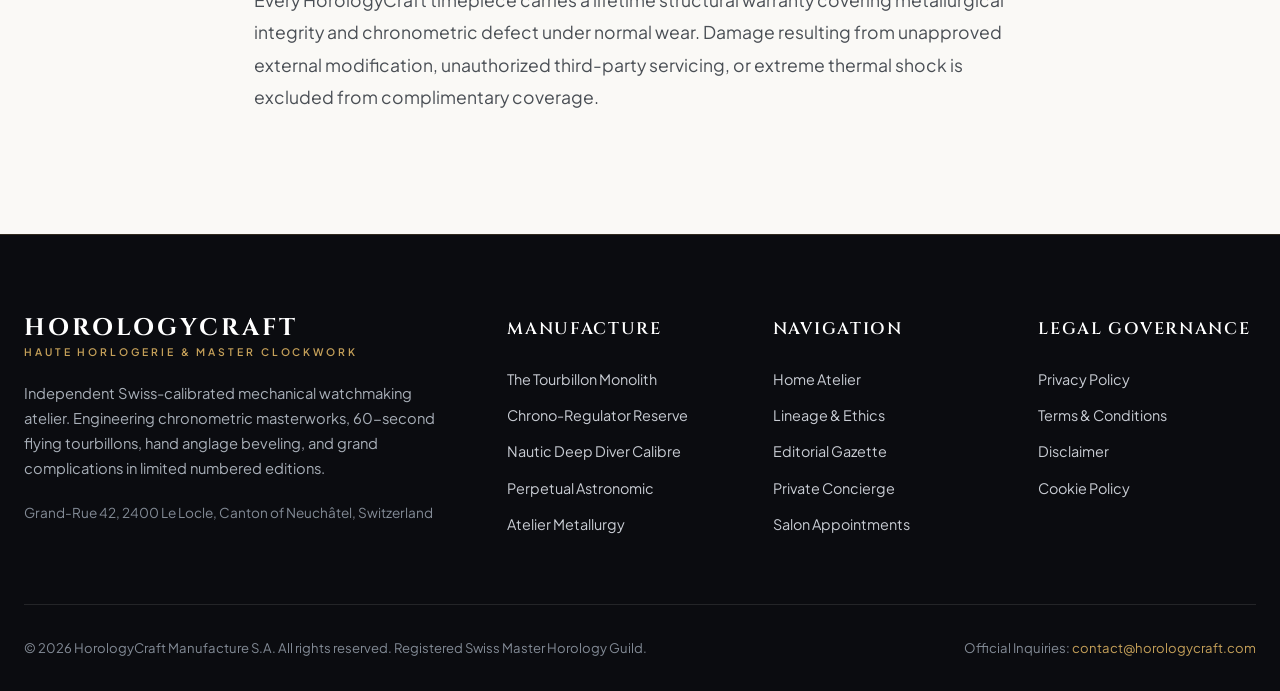
<file: terms-and-conditions.html>
<!DOCTYPE html>
<html lang="en">
<head>
  <meta charset="UTF-8">
  <meta name="viewport" content="width=device-width, initial-scale=1.0">
  <title>Terms & Conditions | HorologyCraft Governance</title>
  <meta name="description" content="Terms & Conditions and official legal governance framework for HorologyCraft Manufacture S.A., Le Locle, Switzerland.">
  <link rel="canonical" href="https://horologycraft.com/terms-and-conditions.html">
  <link rel="stylesheet" href="assets/css/style.css?v=2.1">
  <link rel="preconnect" href="https://fonts.googleapis.com">
  <link rel="preconnect" href="https://fonts.gstatic.com" crossorigin>
  <link href="https://fonts.googleapis.com/css2?family=Cinzel:wght@600;700;800&family=Playfair+Display:ital,wght@0,500;0,700;1,400&family=Plus+Jakarta+Sans:wght@400;500;600;700&family=JetBrains+Mono:wght@500;600&display=swap" rel="stylesheet">
  <!-- Google tag (gtag.js) -->
<script async src="https://www.googletagmanager.com/gtag/js?id=G-0LY0HY7L01"></script>
<script>
  window.dataLayer = window.dataLayer || [];
  function gtag(){dataLayer.push(arguments);}
  gtag('js', new Date());

  gtag('config', 'G-0LY0HY7L01');
</script>
</head>
<body>

<header class="site-header">
  <div class="container header-inner">
    <a href="index.php" class="site-logo">
      <span class="logo-main">HorologyCraft</span>
      <span class="logo-tagline">Haute Horlogerie & Atelier</span>
    </a>
    <nav class="desktop-nav">
      <a href="index.php" class="nav-link ">Home</a>
      <a href="about.html" class="nav-link ">Atelier</a>
      <a href="index.php#timepieces" class="nav-link">Timepieces</a>
      <a href="index.php#movements" class="nav-link">Movements</a>
      <a href="blog/" class="nav-link ">Editorial</a>
      <a href="contact.html" class="nav-link ">Concierge</a>
    </nav>
    <div class="header-actions">
      <button type="button" class="search-toggle-btn" aria-label="Search Horology Archive">
        <svg width="15" height="15" viewBox="0 0 24 24" fill="none" stroke="currentColor" stroke-width="2"><circle cx="11" cy="11" r="8"></circle><line x1="21" y1="21" x2="16.65" y2="16.65"></line></svg>
        <span>Search</span>
      </button>
      <a href="contact.html" class="btn-header-cta">Inquire</a>
      <button type="button" class="mobile-toggle" aria-label="Toggle navigation menu">
        <span></span>
        <span></span>
        <span></span>
      </button>
    </div>
  </div>
</header>
<div class="mobile-drawer-overlay"></div>
<div class="mobile-drawer">
  <div class="drawer-header">
    <div class="site-logo">
      <span class="logo-main" style="font-size: 1.2rem;">HorologyCraft</span>
      <span class="logo-tagline">Haute Horlogerie</span>
    </div>
    <button type="button" class="drawer-close" aria-label="Close navigation menu">&times;</button>
  </div>
  <ul class="mobile-nav-list">
    <li><a href="index.php" class="mobile-nav-link">Home</a></li>
    <li><a href="about.html" class="mobile-nav-link">Atelier Heritage</a></li>
    <li><a href="index.php#timepieces" class="mobile-nav-link">Timepieces</a></li>
    <li><a href="index.php#movements" class="mobile-nav-link">Movements</a></li>
    <li><a href="blog/" class="mobile-nav-link">Editorial Gazette</a></li>
    <li><a href="contact.html" class="mobile-nav-link">Private Concierge</a></li>
    <li class="nav-item-policy"><a href="privacy-policy.html" class="mobile-nav-link">Privacy Policy</a></li>
    <li class="nav-item-policy"><a href="terms-and-conditions.html" class="mobile-nav-link">Terms & Conditions</a></li>
    <li class="nav-item-policy"><a href="disclaimer.html" class="mobile-nav-link">Disclaimer</a></li>
    <li class="nav-item-policy"><a href="cookie-policy.html" class="mobile-nav-link">Cookie Policy</a></li>
  </ul>
</div>

<div class="breadcrumbs-bar">
  <div class="container">
    <div class="breadcrumbs-list">
      <a href="index.php">Home</a>
      <span class="breadcrumbs-separator">&rsaquo;</span>
      <span class="breadcrumbs-current">Terms & Conditions</span>
    </div>
  </div>
</div>

<main>
  <section class="section-padding" style="background: var(--bg-elevated);">
    <div class="container" style="max-width: 820px; text-align: center;">
      <span class="section-eyebrow">Legal Governance</span>
      <h1 class="section-title" style="font-size: 2.6rem;">Terms & Conditions</h1>
      <p class="section-desc">HorologyCraft Manufacture S.A. &bull; Effective Date: September 10, 2026</p>
    </div>
  </section>

  <section class="section-padding">
    <div class="container" style="max-width: 820px;">
      <div class="governance-card">
        <div class="governance-title">Verified Corporate Governance Information</div>
        <div class="governance-meta">HorologyCraft Manufacture S.A. &bull; Registered in the Canton of Neuchâtel, Switzerland</div>
        <div class="governance-details">
          <div>
            <strong>Company Entity:</strong>
            HorologyCraft Manufacture S.A.
          </div>
          <div>
            <strong>Corporate Registration:</strong>
            CHE-492.810.374 (Swiss Guild)
          </div>
          <div>
            <strong>Official Governance Email:</strong>
            <a href="mailto:contact@horologycraft.com" style="color: var(--accent); font-weight: 600;">contact@horologycraft.com</a>
          </div>
        </div>
      </div>

      <div class="article-body-container" style="margin: 32px 0 0; padding: 0;">
        
    <p>These Terms and Conditions govern all interactions, allocation reservations, bespoke commissions, and use of horologycraft.com, operated by HorologyCraft Manufacture S.A., Le Locle, Switzerland.</p>
    <h2>Numbered Allocations & Deposit Protocols</h2>
    <p>Given the rigorous manual labor demanded by our calibres, all timepieces are produced in strictly numbered, finite series. Submission of an allocation request does not constitute a binding contract of sale until formally confirmed in writing by our Director of Horology and accompanied by the required production deposit.</p>
    <h2>Intellectual Property & Calibre Patents</h2>
    <p>All micromechanical gear geometries, balance spring patents, dial guilloché motifs, trademarks, photography, and technical treatises displayed on this website are the exclusive intellectual property of HorologyCraft Manufacture S.A. Any unauthorized commercial reproduction is strictly prohibited under international copyright conventions.</p>
    <h2>Lifetime International Mechanical Warranty</h2>
    <p>Every HorologyCraft timepiece carries a lifetime structural warranty covering metallurgical integrity and chronometric defect under normal wear. Damage resulting from unapproved external modification, unauthorized third-party servicing, or extreme thermal shock is excluded from complimentary coverage.</p>
    
      </div>
    </div>
  </section>
</main>

<footer class="site-footer">
  <div class="container">
    <div class="footer-grid">
      <div class="footer-col">
        <div class="site-logo" style="margin-bottom: 20px;">
          <span class="logo-main" style="color: #ffffff;">HorologyCraft</span>
          <span class="logo-tagline" style="color: var(--accent);">Haute Horlogerie & Master Clockwork</span>
        </div>
        <p>Independent Swiss-calibrated mechanical watchmaking atelier. Engineering chronometric masterworks, 60-second flying tourbillons, hand anglage beveling, and grand complications in limited numbered editions.</p>
        <p style="font-size: 0.85rem; color: #838b96;">Grand-Rue 42, 2400 Le Locle, Canton of Neuchâtel, Switzerland</p>
      </div>
      <div class="footer-col">
        <h4>Manufacture</h4>
        <ul class="footer-links">
          <li><a href="index.php#timepieces">The Tourbillon Monolith</a></li>
          <li><a href="index.php#timepieces">Chrono-Regulator Reserve</a></li>
          <li><a href="index.php#timepieces">Nautic Deep Diver Calibre</a></li>
          <li><a href="index.php#timepieces">Perpetual Astronomic</a></li>
          <li><a href="about.html">Atelier Metallurgy</a></li>
        </ul>
      </div>
      <div class="footer-col">
        <h4>Navigation</h4>
        <ul class="footer-links">
          <li><a href="index.php">Home Atelier</a></li>
          <li><a href="about.html">Lineage & Ethics</a></li>
          <li><a href="blog/">Editorial Gazette</a></li>
          <li><a href="contact.html">Private Concierge</a></li>
          <li><a href="contact.html#appointments">Salon Appointments</a></li>
        </ul>
      </div>
      <div class="footer-col">
        <h4>Legal Governance</h4>
        <ul class="footer-links">
          <li><a href="privacy-policy.html">Privacy Policy</a></li>
          <li><a href="terms-and-conditions.html">Terms & Conditions</a></li>
          <li><a href="disclaimer.html">Disclaimer</a></li>
          <li><a href="cookie-policy.html">Cookie Policy</a></li>
        </ul>
      </div>
    </div>
    <div class="footer-bottom">
      <div>&copy; 2026 HorologyCraft Manufacture S.A. All rights reserved. Registered Swiss Master Horology Guild.</div>
      <div>Official Inquiries: <a href="mailto:contact@horologycraft.com" style="color: var(--accent);">contact@horologycraft.com</a></div>
    </div>
  </div>
</footer>
<div class="search-modal">
  <div class="search-modal-box">
    <div class="search-modal-header">
      <input type="text" class="search-input" placeholder="Search calibres, complications, technical treatises...">
      <button type="button" class="search-close-btn">&times;</button>
    </div>
    <div class="search-results-list">
      <div style="padding:16px 20px;color:var(--text-muted);font-size:0.85rem;">Type a complication, calibre, or topic to search...</div>
    </div>
  </div>
</div>

<script src="assets/js/main.js?v=2.1"></script>
</body>
</html>
</file>
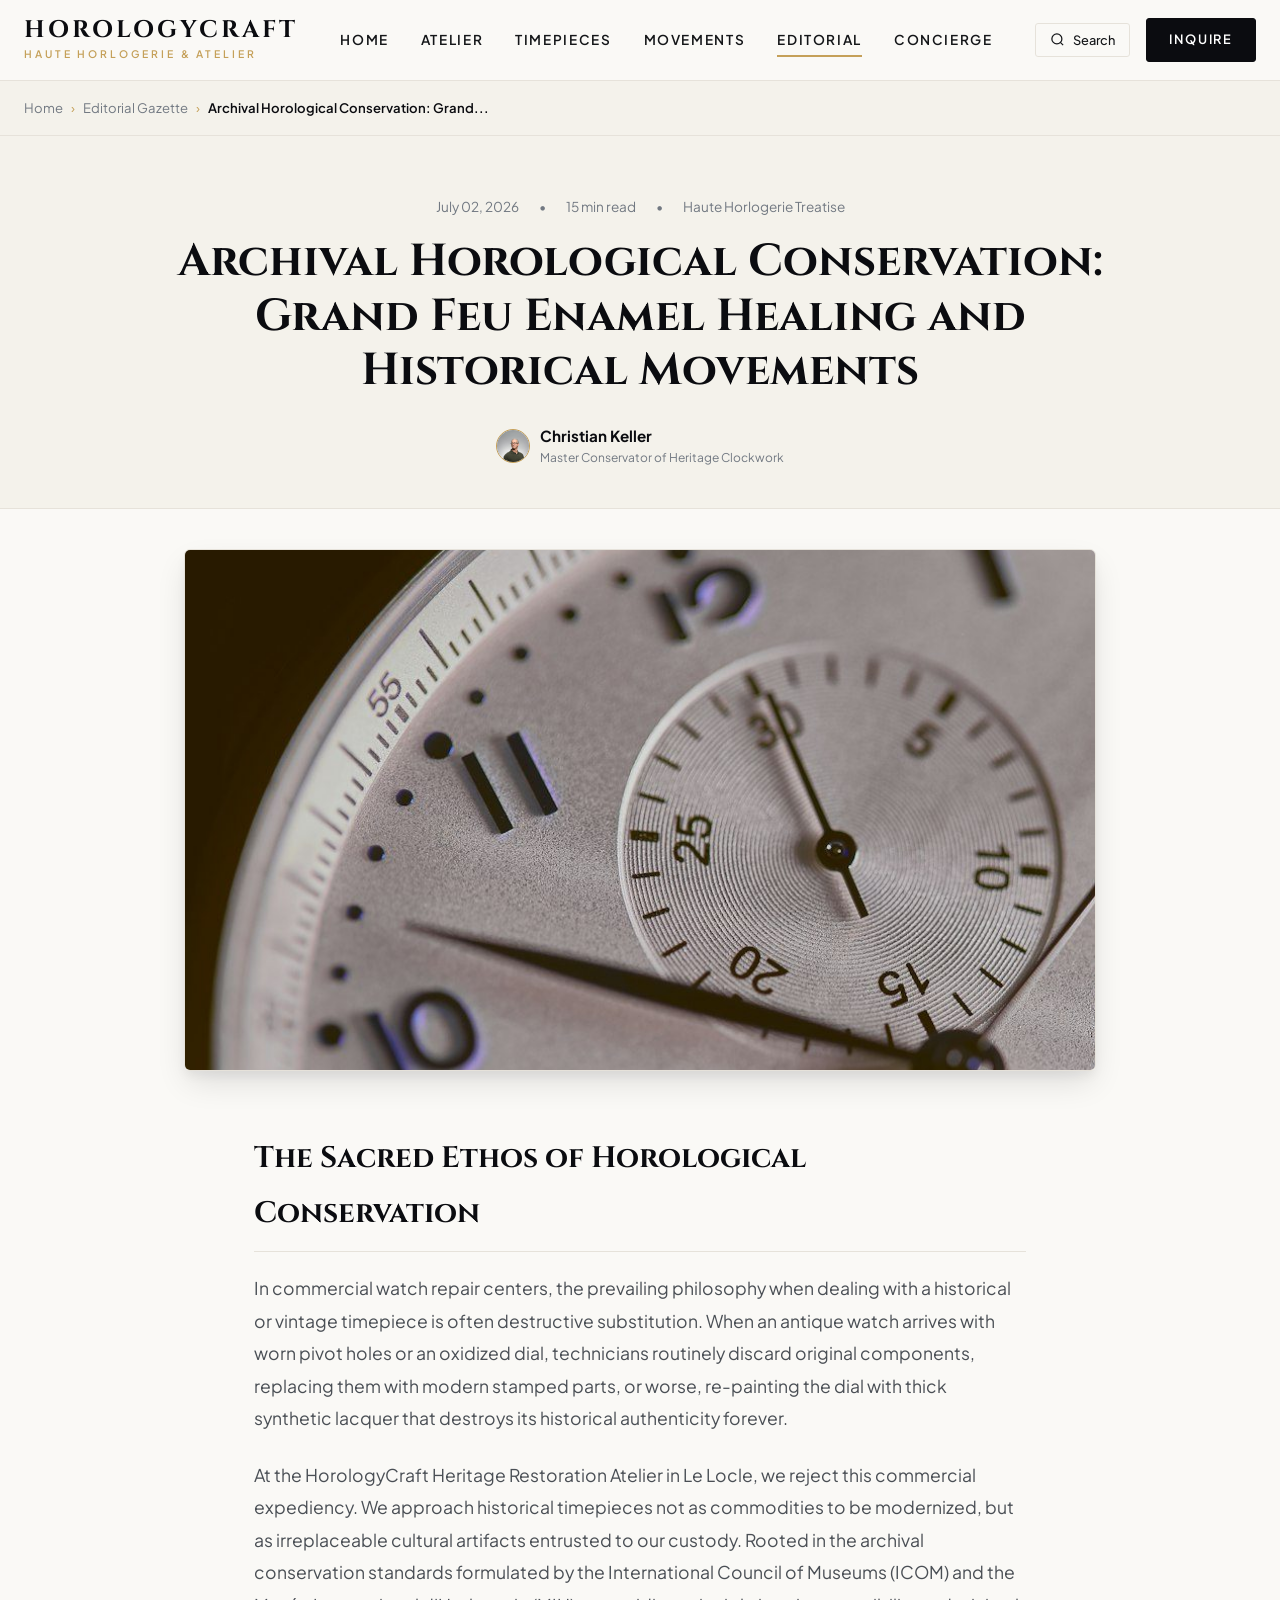
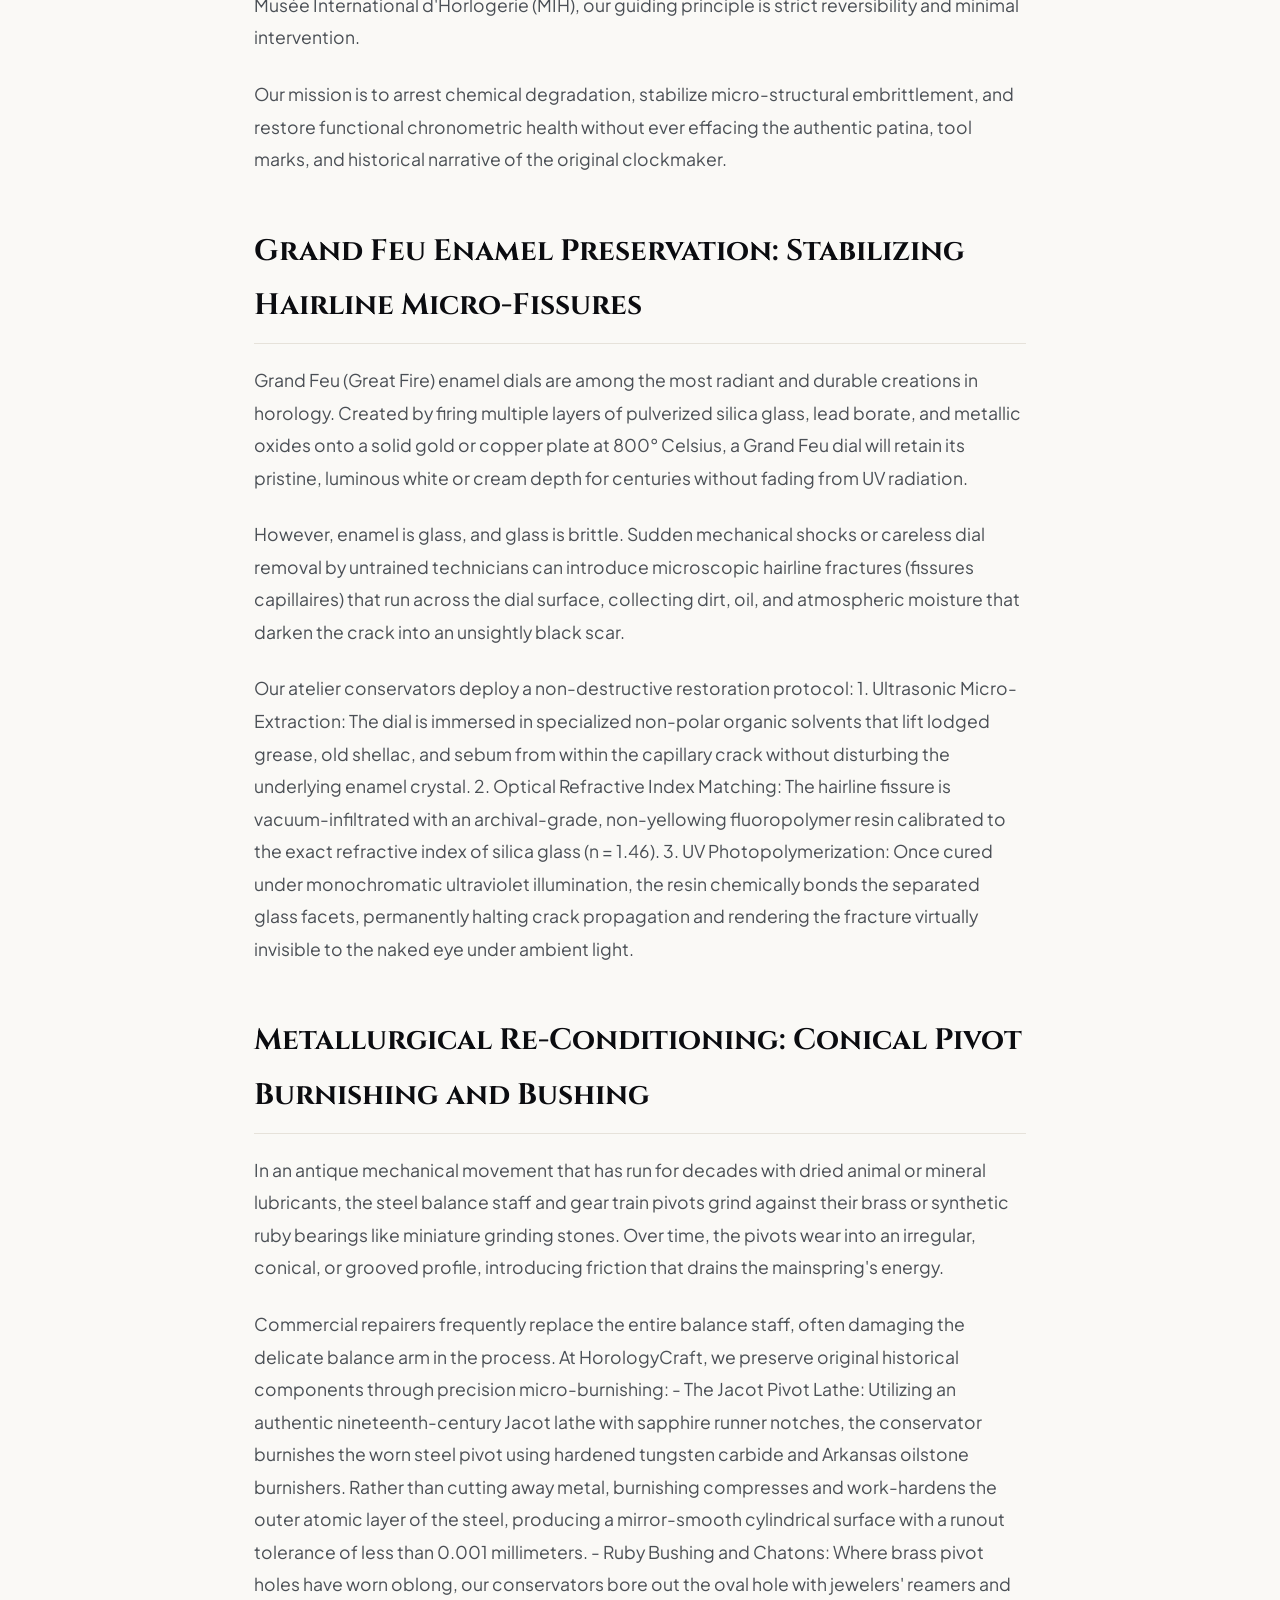
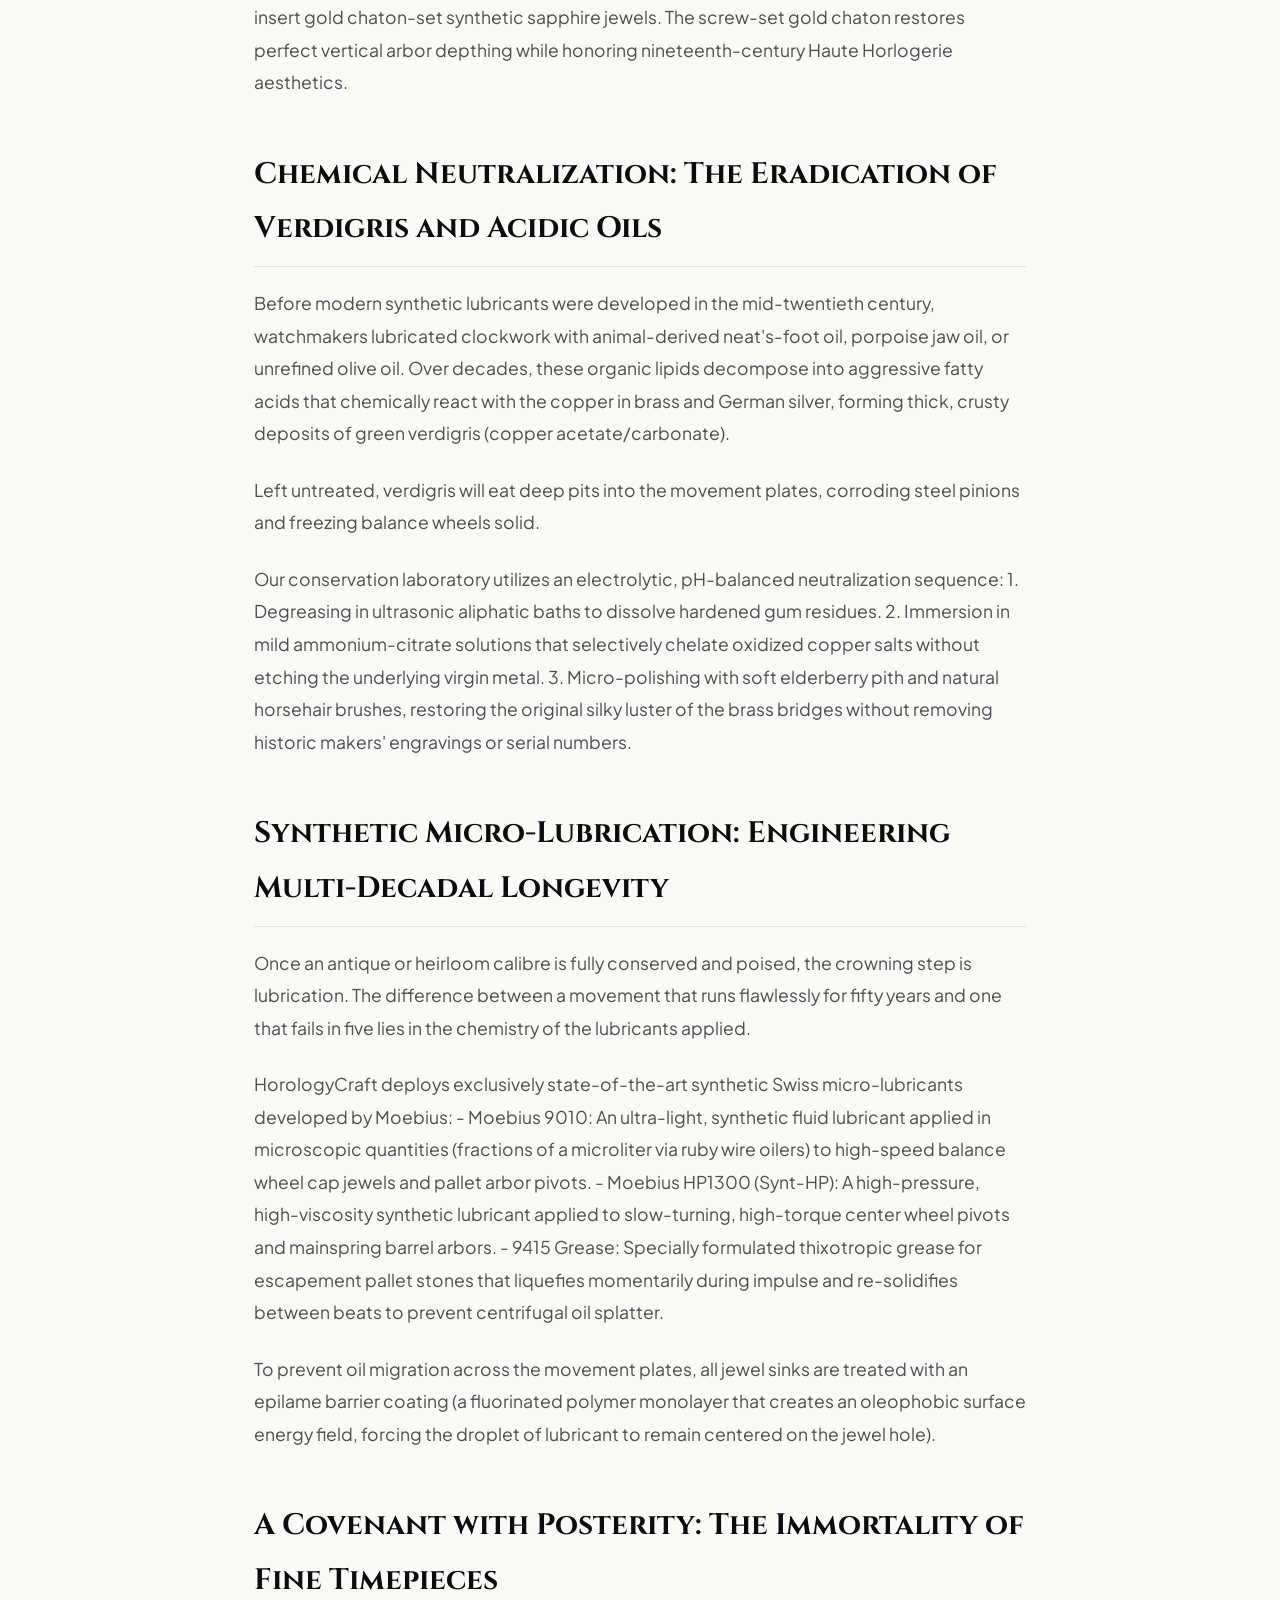
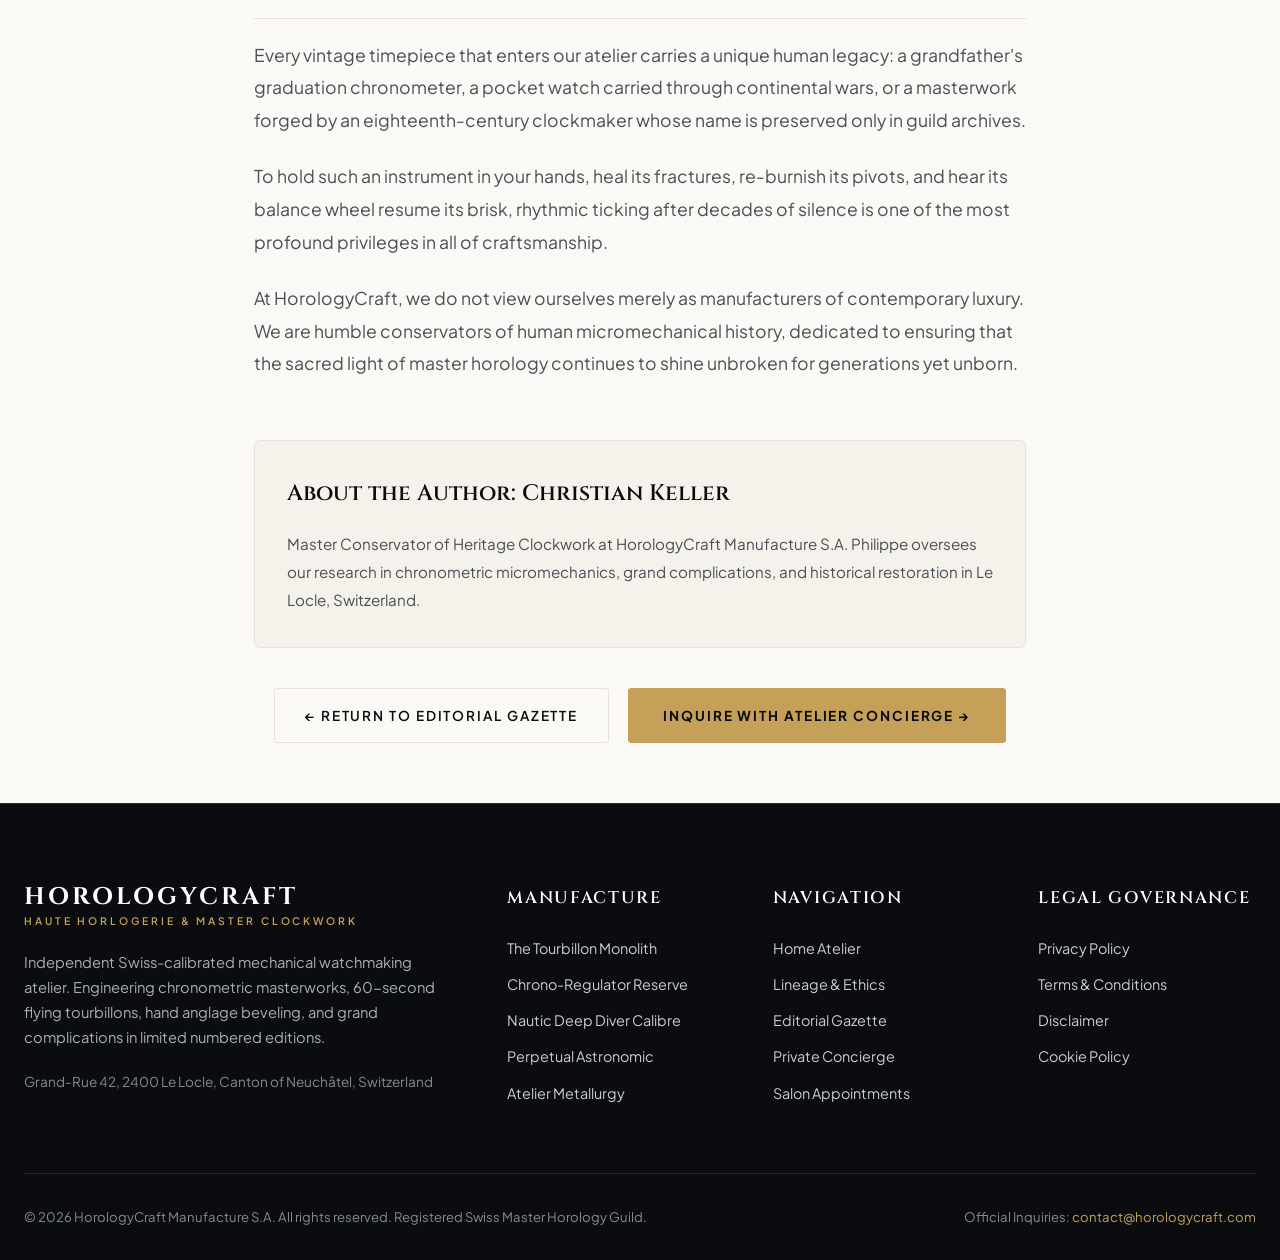
<file: blog/archival-horological-conservation-and-dial-restoration.html>
<!DOCTYPE html>
<html lang="en">
<head>
  <meta charset="UTF-8">
  <meta name="viewport" content="width=device-width, initial-scale=1.0">
  <title>Archival Horological Conservation: Grand Feu Enamel Healing and Historical Movements | HorologyCraft Gazette</title>
  <meta name="description" content="A comprehensive guide to museum-grade antique watch restoration, Grand Feu enamel dial micro-crack stabilization, and historical movement pivot burnishing.">
  <link rel="canonical" href="https://horologycraft.com/blog/archival-horological-conservation-and-dial-restoration.html">
  <link rel="stylesheet" href="../assets/css/style.css?v=2.1">
  <link rel="preconnect" href="https://fonts.googleapis.com">
  <link rel="preconnect" href="https://fonts.gstatic.com" crossorigin>
  <link href="https://fonts.googleapis.com/css2?family=Cinzel:wght@600;700;800&family=Playfair+Display:ital,wght@0,500;0,700;1,400&family=Plus+Jakarta+Sans:wght@400;500;600;700&family=JetBrains+Mono:wght@500;600&display=swap" rel="stylesheet">
  <!-- Google tag (gtag.js) -->
<script async src="https://www.googletagmanager.com/gtag/js?id=G-0LY0HY7L01"></script>
<script>
  window.dataLayer = window.dataLayer || [];
  function gtag(){dataLayer.push(arguments);}
  gtag('js', new Date());

  gtag('config', 'G-0LY0HY7L01');
</script>
</head>
<body>

<div class="reading-progress-bar"></div>

<header class="site-header">
  <div class="container header-inner">
    <a href="../index.php" class="site-logo">
      <span class="logo-main">HorologyCraft</span>
      <span class="logo-tagline">Haute Horlogerie & Atelier</span>
    </a>
    <nav class="desktop-nav">
      <a href="../index.php" class="nav-link">Home</a>
      <a href="../about.html" class="nav-link">Atelier</a>
      <a href="../index.php#timepieces" class="nav-link">Timepieces</a>
      <a href="../index.php#movements" class="nav-link">Movements</a>
      <a href="../blog/" class="nav-link active">Editorial</a>
      <a href="../contact.html" class="nav-link">Concierge</a>
    </nav>
    <div class="header-actions">
      <button type="button" class="search-toggle-btn" aria-label="Search Horology Archive">
        <svg width="15" height="15" viewBox="0 0 24 24" fill="none" stroke="currentColor" stroke-width="2"><circle cx="11" cy="11" r="8"></circle><line x1="21" y1="21" x2="16.65" y2="16.65"></line></svg>
        <span>Search</span>
      </button>
      <a href="../contact.html" class="btn-header-cta">Inquire</a>
      <button type="button" class="mobile-toggle" aria-label="Toggle navigation menu">
        <span></span>
        <span></span>
        <span></span>
      </button>
    </div>
  </div>
</header>
<div class="mobile-drawer-overlay"></div>
<div class="mobile-drawer">
  <div class="drawer-header">
    <div class="site-logo">
      <span class="logo-main" style="font-size: 1.2rem;">HorologyCraft</span>
      <span class="logo-tagline">Haute Horlogerie</span>
    </div>
    <button type="button" class="drawer-close" aria-label="Close navigation menu">&times;</button>
  </div>
  <ul class="mobile-nav-list">
    <li><a href="../index.php" class="mobile-nav-link">Home</a></li>
    <li><a href="../about.html" class="mobile-nav-link">Atelier Heritage</a></li>
    <li><a href="../index.php#timepieces" class="mobile-nav-link">Timepieces</a></li>
    <li><a href="../index.php#movements" class="mobile-nav-link">Movements</a></li>
    <li><a href="../blog/" class="mobile-nav-link">Editorial Gazette</a></li>
    <li><a href="../contact.html" class="mobile-nav-link">Private Concierge</a></li>
    <li class="nav-item-policy"><a href="../privacy-policy.html" class="mobile-nav-link">Privacy Policy</a></li>
    <li class="nav-item-policy"><a href="../terms-and-conditions.html" class="mobile-nav-link">Terms & Conditions</a></li>
    <li class="nav-item-policy"><a href="../disclaimer.html" class="mobile-nav-link">Disclaimer</a></li>
    <li class="nav-item-policy"><a href="../cookie-policy.html" class="mobile-nav-link">Cookie Policy</a></li>
  </ul>
</div>

<div class="breadcrumbs-bar">
  <div class="container">
    <div class="breadcrumbs-list">
      <a href="../index.php">Home</a>
      <span class="breadcrumbs-separator">&rsaquo;</span>
      <a href="./">Editorial Gazette</a>
      <span class="breadcrumbs-separator">&rsaquo;</span>
      <span class="breadcrumbs-current">Archival Horological Conservation: Grand...</span>
    </div>
  </div>
</div>

<main>
  <article>
    <header class="article-hero">
      <div class="container">
        <div class="article-meta">
          <span>July 02, 2026</span>
          <span>&bull;</span>
          <span>15 min read</span>
          <span>&bull;</span>
          <span>Haute Horlogerie Treatise</span>
        </div>
        <h1 class="article-title">Archival Horological Conservation: Grand Feu Enamel Healing and Historical Movements</h1>
        <div class="blog-author-wrap" style="justify-content: center; margin-top: 20px;">
          <img src="../assets/images/author_christian_keller.jpg" alt="Christian Keller" class="blog-author-avatar">
          <div style="text-align: left;">
            <div style="font-weight: 700; color: var(--primary); font-size: 0.95rem;">Christian Keller</div>
            <div style="font-size: 0.75rem; color: var(--text-muted);">Master Conservator of Heritage Clockwork</div>
          </div>
        </div>
      </div>
    </header>

    <div class="container" style="max-width: 960px; margin: 40px auto 0;">
      <div style="border-radius: var(--radius-md); overflow: hidden; box-shadow: var(--shadow-lg); border: 1px solid var(--border);">
        <img src="../assets/images/blog_vintage_restoration_archival_conservation.jpg" alt="Vintage watchmaker bench with antique clockwork movement parts, jewel gauges, and restoration cleaning chemicals" style="width: 100%; height: auto; max-height: 520px; object-fit: cover;">
      </div>
    </div>

    <div class="article-body-container">
      <h2>The Sacred Ethos of Horological Conservation</h2>
      <p>In commercial watch repair centers, the prevailing philosophy when dealing with a historical or vintage timepiece is often destructive substitution. When an antique watch arrives with worn pivot holes or an oxidized dial, technicians routinely discard original components, replacing them with modern stamped parts, or worse, re-painting the dial with thick synthetic lacquer that destroys its historical authenticity forever.</p>
      <p>At the HorologyCraft Heritage Restoration Atelier in Le Locle, we reject this commercial expediency. We approach historical timepieces not as commodities to be modernized, but as irreplaceable cultural artifacts entrusted to our custody. Rooted in the archival conservation standards formulated by the International Council of Museums (ICOM) and the Musée International d'Horlogerie (MIH), our guiding principle is strict reversibility and minimal intervention.</p>
      <p>Our mission is to arrest chemical degradation, stabilize micro-structural embrittlement, and restore functional chronometric health without ever effacing the authentic patina, tool marks, and historical narrative of the original clockmaker.</p>
      <h2>Grand Feu Enamel Preservation: Stabilizing Hairline Micro-Fissures</h2>
      <p>Grand Feu (Great Fire) enamel dials are among the most radiant and durable creations in horology. Created by firing multiple layers of pulverized silica glass, lead borate, and metallic oxides onto a solid gold or copper plate at 800° Celsius, a Grand Feu dial will retain its pristine, luminous white or cream depth for centuries without fading from UV radiation.</p>
      <p>However, enamel is glass, and glass is brittle. Sudden mechanical shocks or careless dial removal by untrained technicians can introduce microscopic hairline fractures (fissures capillaires) that run across the dial surface, collecting dirt, oil, and atmospheric moisture that darken the crack into an unsightly black scar.</p>
      <p>Our atelier conservators deploy a non-destructive restoration protocol:
1. Ultrasonic Micro-Extraction: The dial is immersed in specialized non-polar organic solvents that lift lodged grease, old shellac, and sebum from within the capillary crack without disturbing the underlying enamel crystal.
2. Optical Refractive Index Matching: The hairline fissure is vacuum-infiltrated with an archival-grade, non-yellowing fluoropolymer resin calibrated to the exact refractive index of silica glass (n = 1.46).
3. UV Photopolymerization: Once cured under monochromatic ultraviolet illumination, the resin chemically bonds the separated glass facets, permanently halting crack propagation and rendering the fracture virtually invisible to the naked eye under ambient light.</p>
      <h2>Metallurgical Re-Conditioning: Conical Pivot Burnishing and Bushing</h2>
      <p>In an antique mechanical movement that has run for decades with dried animal or mineral lubricants, the steel balance staff and gear train pivots grind against their brass or synthetic ruby bearings like miniature grinding stones. Over time, the pivots wear into an irregular, conical, or grooved profile, introducing friction that drains the mainspring's energy.</p>
      <p>Commercial repairers frequently replace the entire balance staff, often damaging the delicate balance arm in the process. At HorologyCraft, we preserve original historical components through precision micro-burnishing:
- The Jacot Pivot Lathe: Utilizing an authentic nineteenth-century Jacot lathe with sapphire runner notches, the conservator burnishes the worn steel pivot using hardened tungsten carbide and Arkansas oilstone burnishers. Rather than cutting away metal, burnishing compresses and work-hardens the outer atomic layer of the steel, producing a mirror-smooth cylindrical surface with a runout tolerance of less than 0.001 millimeters.
- Ruby Bushing and Chatons: Where brass pivot holes have worn oblong, our conservators bore out the oval hole with jewelers' reamers and insert gold chaton-set synthetic sapphire jewels. The screw-set gold chaton restores perfect vertical arbor depthing while honoring nineteenth-century Haute Horlogerie aesthetics.</p>
      <h2>Chemical Neutralization: The Eradication of Verdigris and Acidic Oils</h2>
      <p>Before modern synthetic lubricants were developed in the mid-twentieth century, watchmakers lubricated clockwork with animal-derived neat's-foot oil, porpoise jaw oil, or unrefined olive oil. Over decades, these organic lipids decompose into aggressive fatty acids that chemically react with the copper in brass and German silver, forming thick, crusty deposits of green verdigris (copper acetate/carbonate).</p>
      <p>Left untreated, verdigris will eat deep pits into the movement plates, corroding steel pinions and freezing balance wheels solid.</p>
      <p>Our conservation laboratory utilizes an electrolytic, pH-balanced neutralization sequence:
1. Degreasing in ultrasonic aliphatic baths to dissolve hardened gum residues.
2. Immersion in mild ammonium-citrate solutions that selectively chelate oxidized copper salts without etching the underlying virgin metal.
3. Micro-polishing with soft elderberry pith and natural horsehair brushes, restoring the original silky luster of the brass bridges without removing historic makers' engravings or serial numbers.</p>
      <h2>Synthetic Micro-Lubrication: Engineering Multi-Decadal Longevity</h2>
      <p>Once an antique or heirloom calibre is fully conserved and poised, the crowning step is lubrication. The difference between a movement that runs flawlessly for fifty years and one that fails in five lies in the chemistry of the lubricants applied.</p>
      <p>HorologyCraft deploys exclusively state-of-the-art synthetic Swiss micro-lubricants developed by Moebius:
- Moebius 9010: An ultra-light, synthetic fluid lubricant applied in microscopic quantities (fractions of a microliter via ruby wire oilers) to high-speed balance wheel cap jewels and pallet arbor pivots.
- Moebius HP1300 (Synt-HP): A high-pressure, high-viscosity synthetic lubricant applied to slow-turning, high-torque center wheel pivots and mainspring barrel arbors.
- 9415 Grease: Specially formulated thixotropic grease for escapement pallet stones that liquefies momentarily during impulse and re-solidifies between beats to prevent centrifugal oil splatter.</p>
      <p>To prevent oil migration across the movement plates, all jewel sinks are treated with an epilame barrier coating (a fluorinated polymer monolayer that creates an oleophobic surface energy field, forcing the droplet of lubricant to remain centered on the jewel hole).</p>
      <h2>A Covenant with Posterity: The Immortality of Fine Timepieces</h2>
      <p>Every vintage timepiece that enters our atelier carries a unique human legacy: a grandfather's graduation chronometer, a pocket watch carried through continental wars, or a masterwork forged by an eighteenth-century clockmaker whose name is preserved only in guild archives.</p>
      <p>To hold such an instrument in your hands, heal its fractures, re-burnish its pivots, and hear its balance wheel resume its brisk, rhythmic ticking after decades of silence is one of the most profound privileges in all of craftsmanship.</p>
      <p>At HorologyCraft, we do not view ourselves merely as manufacturers of contemporary luxury. We are humble conservators of human micromechanical history, dedicated to ensuring that the sacred light of master horology continues to shine unbroken for generations yet unborn.</p>
      <div style="margin-top: 60px; padding: 32px; background: var(--bg-elevated); border: 1px solid var(--border); border-radius: var(--radius-md);">
        <h3 style="margin-top: 0; color: var(--primary);">About the Author: Christian Keller</h3>
        <p style="margin-bottom: 0; font-size: 0.95rem; color: var(--text-secondary);">Master Conservator of Heritage Clockwork at HorologyCraft Manufacture S.A. Philippe oversees our research in chronometric micromechanics, grand complications, and historical restoration in Le Locle, Switzerland.</p>
      </div>

      <div style="margin-top: 40px; text-align: center;">
        <a href="./" class="btn-secondary" style="color: var(--primary); border-color: var(--border);">&larr; Return to Editorial Gazette</a>
        <a href="../contact.html" class="btn-primary" style="margin-left: 16px;">Inquire with Atelier Concierge &rarr;</a>
      </div>
    </div>
  </article>
</main>

<footer class="site-footer">
  <div class="container">
    <div class="footer-grid">
      <div class="footer-col">
        <div class="site-logo" style="margin-bottom: 20px;">
          <span class="logo-main" style="color: #ffffff;">HorologyCraft</span>
          <span class="logo-tagline" style="color: var(--accent);">Haute Horlogerie & Master Clockwork</span>
        </div>
        <p>Independent Swiss-calibrated mechanical watchmaking atelier. Engineering chronometric masterworks, 60-second flying tourbillons, hand anglage beveling, and grand complications in limited numbered editions.</p>
        <p style="font-size: 0.85rem; color: #838b96;">Grand-Rue 42, 2400 Le Locle, Canton of Neuchâtel, Switzerland</p>
      </div>
      <div class="footer-col">
        <h4>Manufacture</h4>
        <ul class="footer-links">
          <li><a href="../index.php#timepieces">The Tourbillon Monolith</a></li>
          <li><a href="../index.php#timepieces">Chrono-Regulator Reserve</a></li>
          <li><a href="../index.php#timepieces">Nautic Deep Diver Calibre</a></li>
          <li><a href="../index.php#timepieces">Perpetual Astronomic</a></li>
          <li><a href="../about.html">Atelier Metallurgy</a></li>
        </ul>
      </div>
      <div class="footer-col">
        <h4>Navigation</h4>
        <ul class="footer-links">
          <li><a href="../index.php">Home Atelier</a></li>
          <li><a href="../about.html">Lineage & Ethics</a></li>
          <li><a href="../blog/">Editorial Gazette</a></li>
          <li><a href="../contact.html">Private Concierge</a></li>
          <li><a href="../contact.html#appointments">Salon Appointments</a></li>
        </ul>
      </div>
      <div class="footer-col">
        <h4>Legal Governance</h4>
        <ul class="footer-links">
          <li><a href="../privacy-policy.html">Privacy Policy</a></li>
          <li><a href="../terms-and-conditions.html">Terms & Conditions</a></li>
          <li><a href="../disclaimer.html">Disclaimer</a></li>
          <li><a href="../cookie-policy.html">Cookie Policy</a></li>
        </ul>
      </div>
    </div>
    <div class="footer-bottom">
      <div>&copy; 2026 HorologyCraft Manufacture S.A. All rights reserved. Registered Swiss Master Horology Guild.</div>
      <div>Official Inquiries: <a href="mailto:contact@horologycraft.com" style="color: var(--accent);">contact@horologycraft.com</a></div>
    </div>
  </div>
</footer>
<div class="search-modal">
  <div class="search-modal-box">
    <div class="search-modal-header">
      <input type="text" class="search-input" placeholder="Search calibres, complications, technical treatises...">
      <button type="button" class="search-close-btn">&times;</button>
    </div>
    <div class="search-results-list">
      <div style="padding:16px 20px;color:var(--text-muted);font-size:0.85rem;">Type a complication, calibre, or topic to search...</div>
    </div>
  </div>
</div>

<script src="../assets/js/main.js?v=2.1"></script>
</body>
</html>
</file>
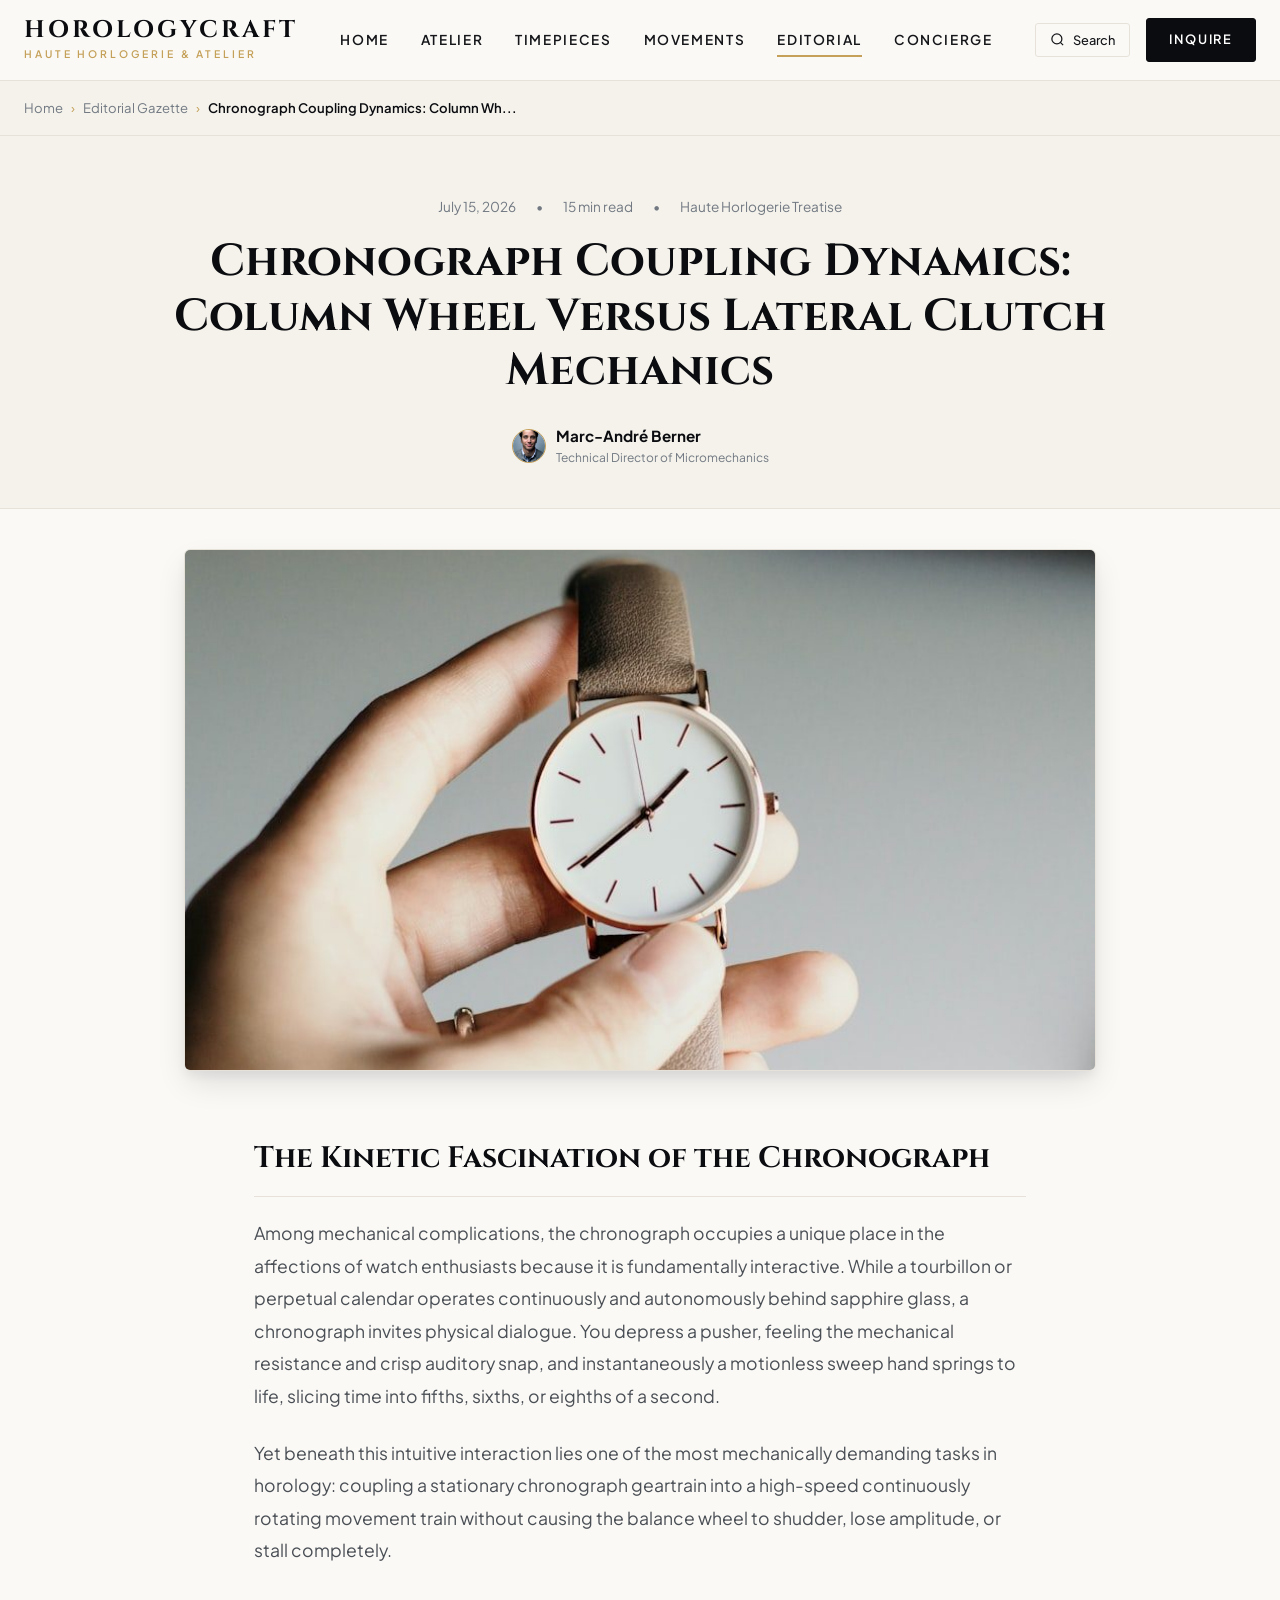
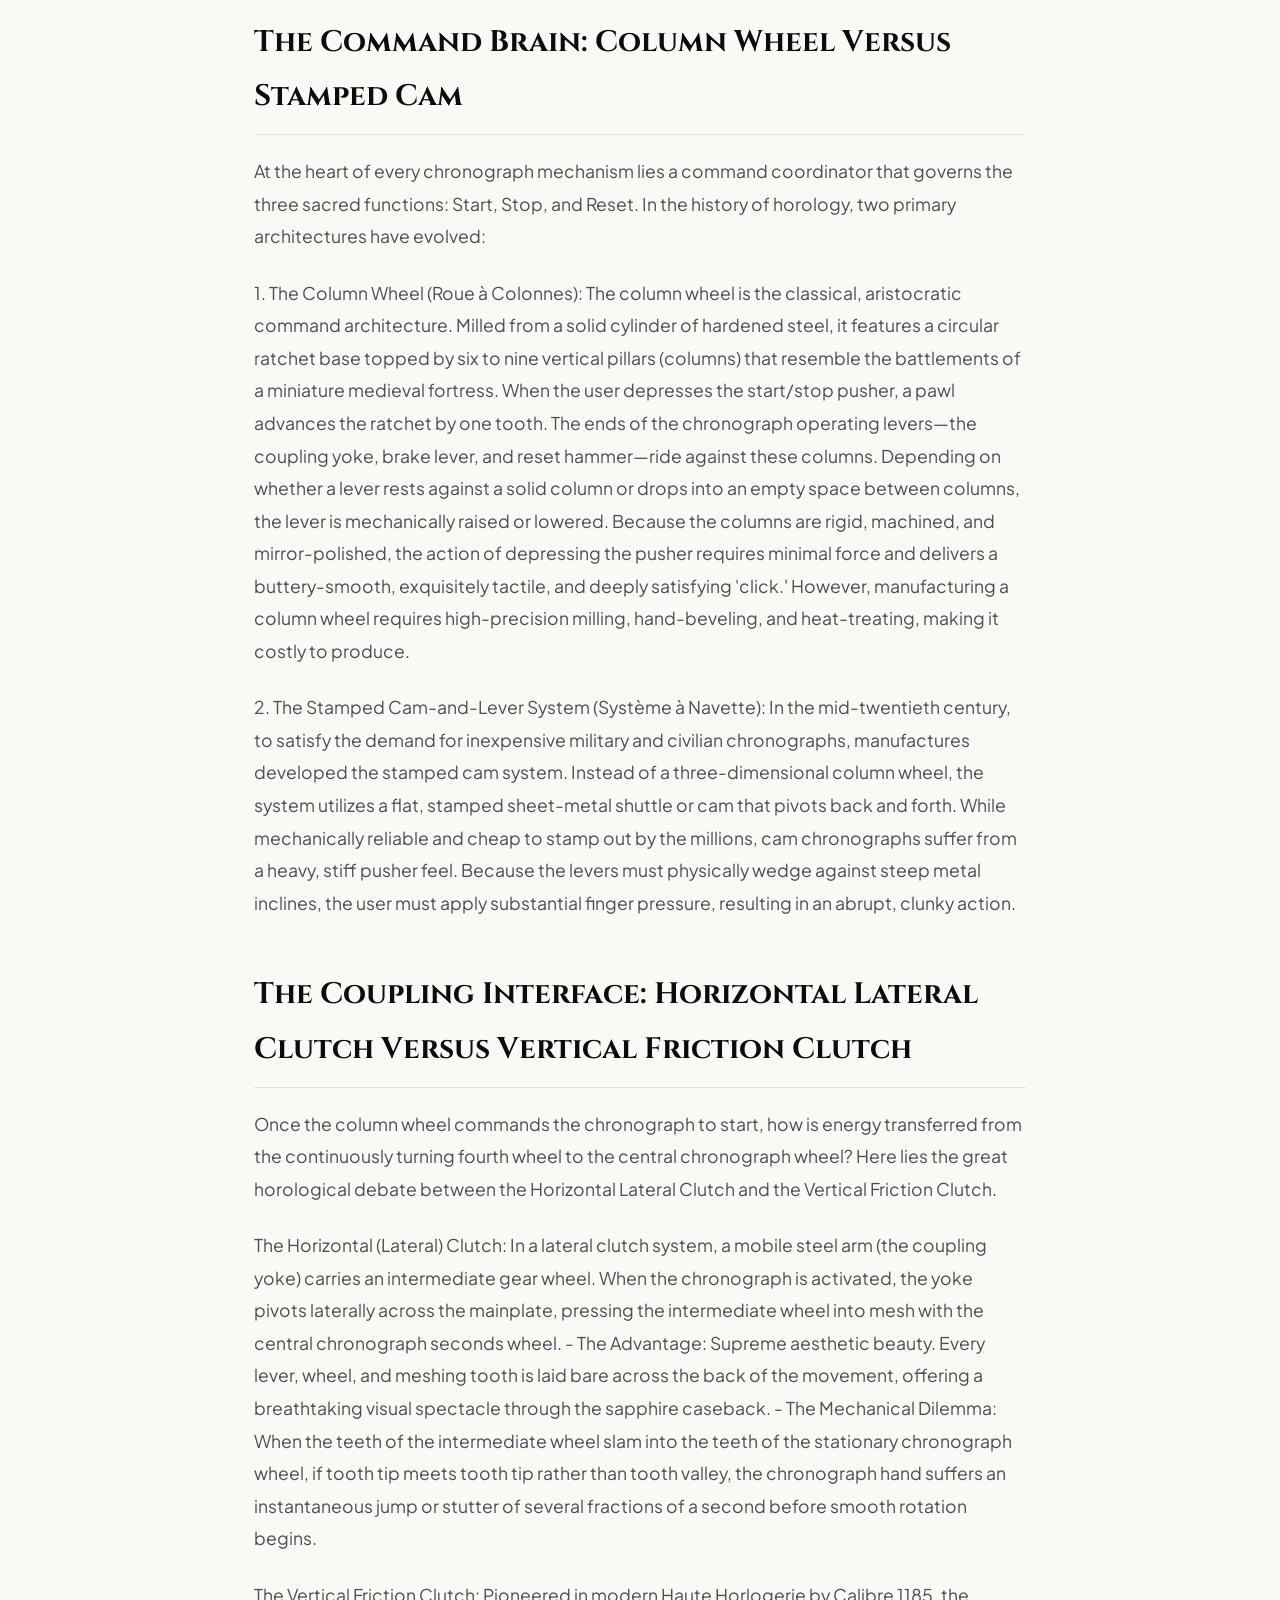
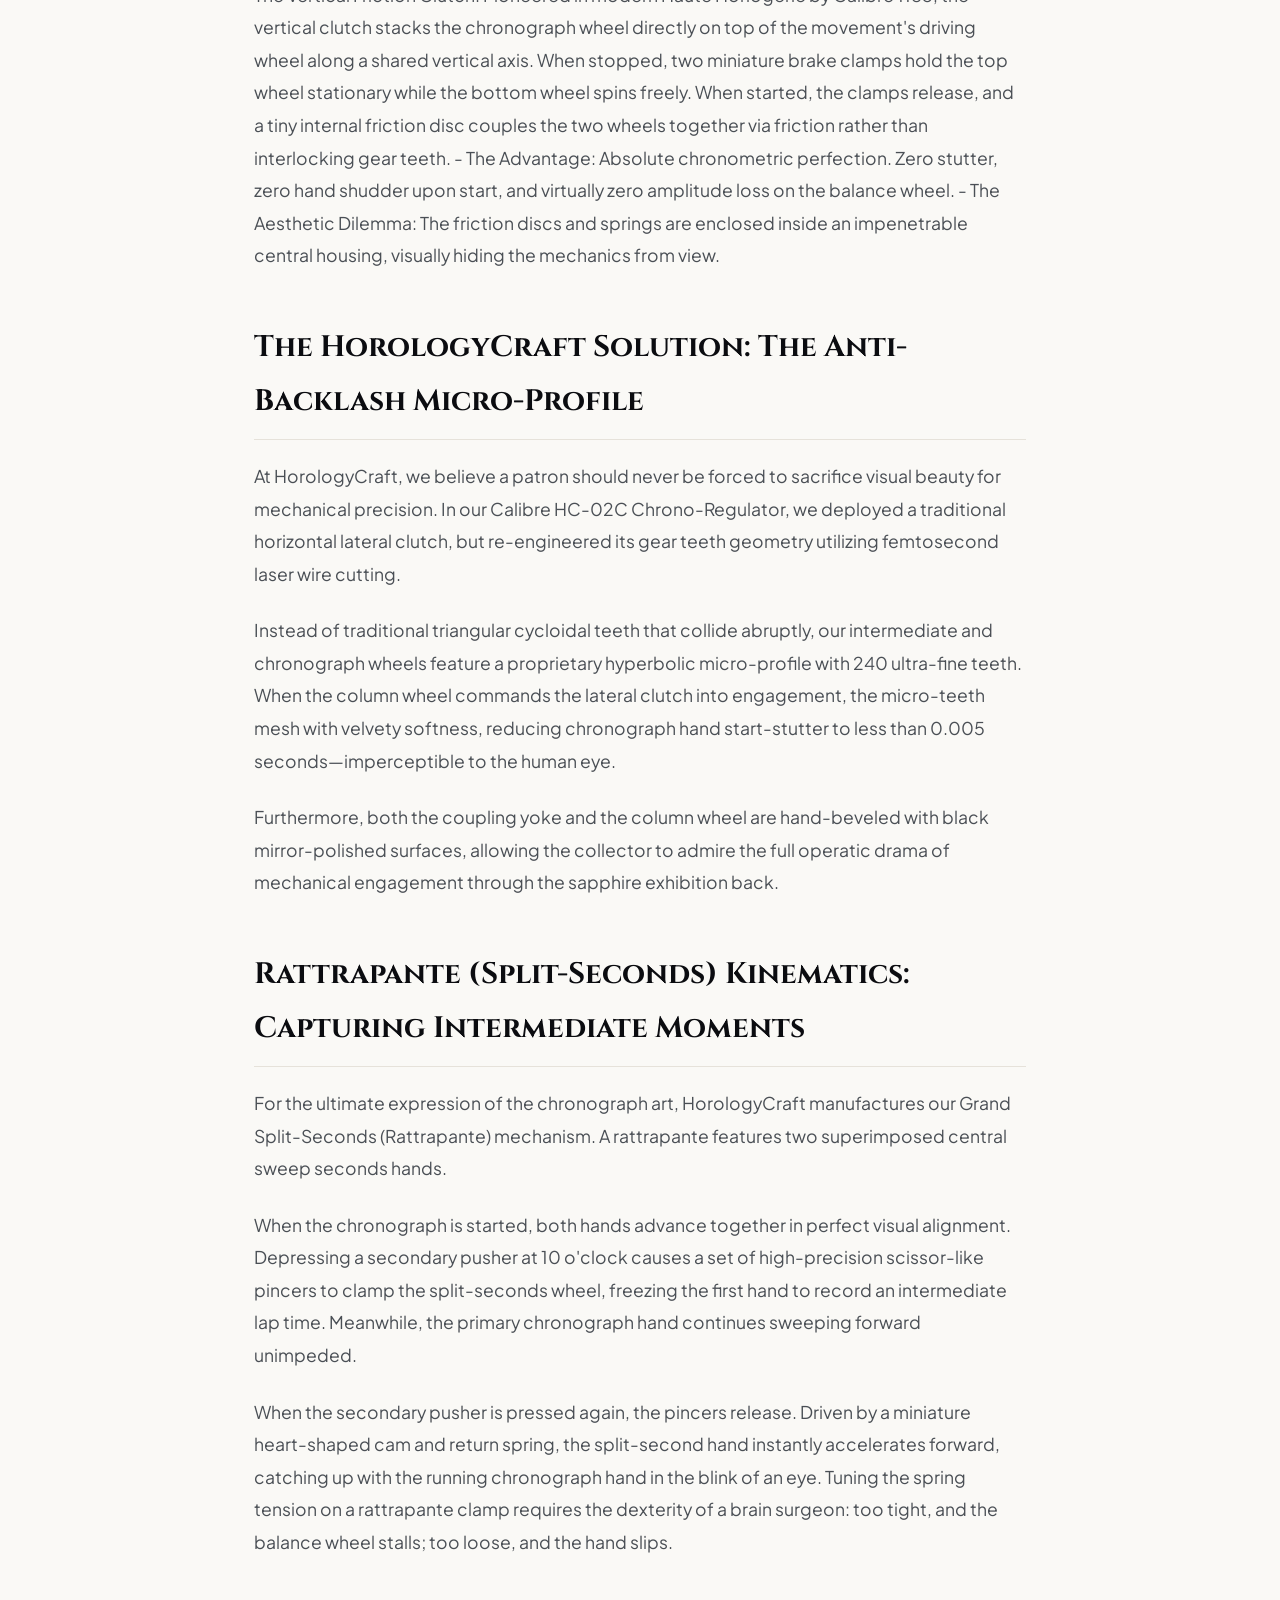
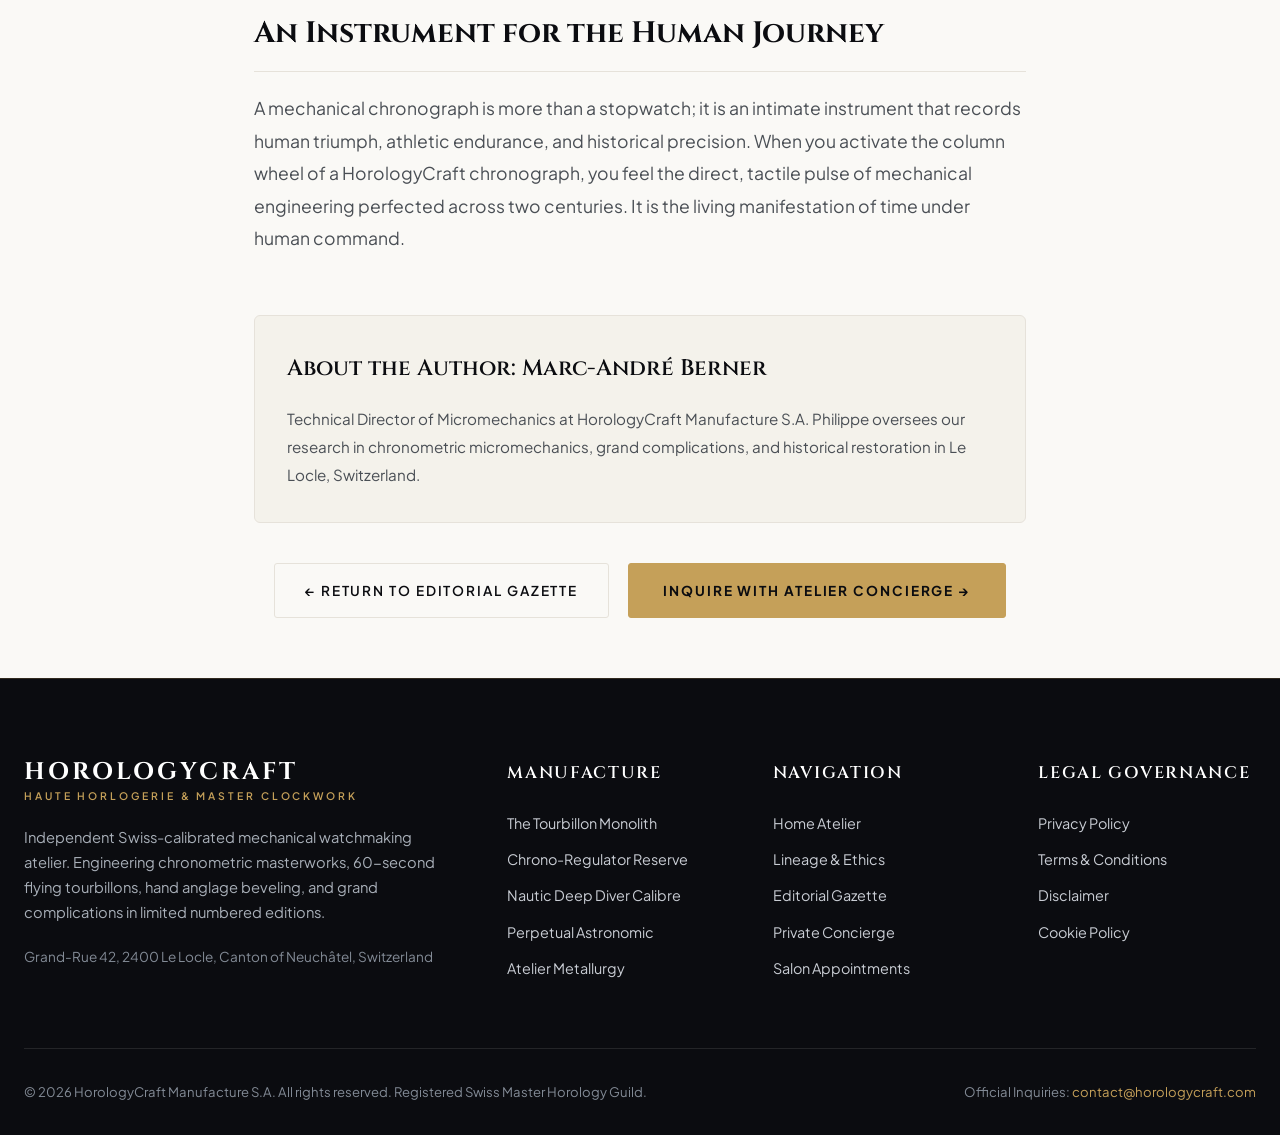
<file: blog/chronograph-coupling-column-wheel-versus-lateral-clutch.html>
<!DOCTYPE html>
<html lang="en">
<head>
  <meta charset="UTF-8">
  <meta name="viewport" content="width=device-width, initial-scale=1.0">
  <title>Chronograph Coupling Dynamics: Column Wheel Versus Lateral Clutch Mechanics | HorologyCraft Gazette</title>
  <meta name="description" content="A technical comparative analysis of chronograph engagement architectures: column wheel vs cam-actuated systems, and horizontal lateral clutch vs vertical friction clutches.">
  <link rel="canonical" href="https://horologycraft.com/blog/chronograph-coupling-column-wheel-versus-lateral-clutch.html">
  <link rel="stylesheet" href="../assets/css/style.css?v=2.1">
  <link rel="preconnect" href="https://fonts.googleapis.com">
  <link rel="preconnect" href="https://fonts.gstatic.com" crossorigin>
  <link href="https://fonts.googleapis.com/css2?family=Cinzel:wght@600;700;800&family=Playfair+Display:ital,wght@0,500;0,700;1,400&family=Plus+Jakarta+Sans:wght@400;500;600;700&family=JetBrains+Mono:wght@500;600&display=swap" rel="stylesheet">
  <!-- Google tag (gtag.js) -->
<script async src="https://www.googletagmanager.com/gtag/js?id=G-0LY0HY7L01"></script>
<script>
  window.dataLayer = window.dataLayer || [];
  function gtag(){dataLayer.push(arguments);}
  gtag('js', new Date());

  gtag('config', 'G-0LY0HY7L01');
</script>
</head>
<body>

<div class="reading-progress-bar"></div>

<header class="site-header">
  <div class="container header-inner">
    <a href="../index.php" class="site-logo">
      <span class="logo-main">HorologyCraft</span>
      <span class="logo-tagline">Haute Horlogerie & Atelier</span>
    </a>
    <nav class="desktop-nav">
      <a href="../index.php" class="nav-link">Home</a>
      <a href="../about.html" class="nav-link">Atelier</a>
      <a href="../index.php#timepieces" class="nav-link">Timepieces</a>
      <a href="../index.php#movements" class="nav-link">Movements</a>
      <a href="../blog/" class="nav-link active">Editorial</a>
      <a href="../contact.html" class="nav-link">Concierge</a>
    </nav>
    <div class="header-actions">
      <button type="button" class="search-toggle-btn" aria-label="Search Horology Archive">
        <svg width="15" height="15" viewBox="0 0 24 24" fill="none" stroke="currentColor" stroke-width="2"><circle cx="11" cy="11" r="8"></circle><line x1="21" y1="21" x2="16.65" y2="16.65"></line></svg>
        <span>Search</span>
      </button>
      <a href="../contact.html" class="btn-header-cta">Inquire</a>
      <button type="button" class="mobile-toggle" aria-label="Toggle navigation menu">
        <span></span>
        <span></span>
        <span></span>
      </button>
    </div>
  </div>
</header>
<div class="mobile-drawer-overlay"></div>
<div class="mobile-drawer">
  <div class="drawer-header">
    <div class="site-logo">
      <span class="logo-main" style="font-size: 1.2rem;">HorologyCraft</span>
      <span class="logo-tagline">Haute Horlogerie</span>
    </div>
    <button type="button" class="drawer-close" aria-label="Close navigation menu">&times;</button>
  </div>
  <ul class="mobile-nav-list">
    <li><a href="../index.php" class="mobile-nav-link">Home</a></li>
    <li><a href="../about.html" class="mobile-nav-link">Atelier Heritage</a></li>
    <li><a href="../index.php#timepieces" class="mobile-nav-link">Timepieces</a></li>
    <li><a href="../index.php#movements" class="mobile-nav-link">Movements</a></li>
    <li><a href="../blog/" class="mobile-nav-link">Editorial Gazette</a></li>
    <li><a href="../contact.html" class="mobile-nav-link">Private Concierge</a></li>
    <li class="nav-item-policy"><a href="../privacy-policy.html" class="mobile-nav-link">Privacy Policy</a></li>
    <li class="nav-item-policy"><a href="../terms-and-conditions.html" class="mobile-nav-link">Terms & Conditions</a></li>
    <li class="nav-item-policy"><a href="../disclaimer.html" class="mobile-nav-link">Disclaimer</a></li>
    <li class="nav-item-policy"><a href="../cookie-policy.html" class="mobile-nav-link">Cookie Policy</a></li>
  </ul>
</div>

<div class="breadcrumbs-bar">
  <div class="container">
    <div class="breadcrumbs-list">
      <a href="../index.php">Home</a>
      <span class="breadcrumbs-separator">&rsaquo;</span>
      <a href="./">Editorial Gazette</a>
      <span class="breadcrumbs-separator">&rsaquo;</span>
      <span class="breadcrumbs-current">Chronograph Coupling Dynamics: Column Wh...</span>
    </div>
  </div>
</div>

<main>
  <article>
    <header class="article-hero">
      <div class="container">
        <div class="article-meta">
          <span>July 15, 2026</span>
          <span>&bull;</span>
          <span>15 min read</span>
          <span>&bull;</span>
          <span>Haute Horlogerie Treatise</span>
        </div>
        <h1 class="article-title">Chronograph Coupling Dynamics: Column Wheel Versus Lateral Clutch Mechanics</h1>
        <div class="blog-author-wrap" style="justify-content: center; margin-top: 20px;">
          <img src="../assets/images/author_marc_andre_berner.jpg" alt="Marc-André Berner" class="blog-author-avatar">
          <div style="text-align: left;">
            <div style="font-weight: 700; color: var(--primary); font-size: 0.95rem;">Marc-André Berner</div>
            <div style="font-size: 0.75rem; color: var(--text-muted);">Technical Director of Micromechanics</div>
          </div>
        </div>
      </div>
    </header>

    <div class="container" style="max-width: 960px; margin: 40px auto 0;">
      <div style="border-radius: var(--radius-md); overflow: hidden; box-shadow: var(--shadow-lg); border: 1px solid var(--border);">
        <img src="../assets/images/blog_chronograph_coupling_column_wheel_vs_cam.jpg" alt="Micro-engineered split-seconds chronograph movement with column wheel, reset hammer, and coupling yoke" style="width: 100%; height: auto; max-height: 520px; object-fit: cover;">
      </div>
    </div>

    <div class="article-body-container">
      <h2>The Kinetic Fascination of the Chronograph</h2>
      <p>Among mechanical complications, the chronograph occupies a unique place in the affections of watch enthusiasts because it is fundamentally interactive. While a tourbillon or perpetual calendar operates continuously and autonomously behind sapphire glass, a chronograph invites physical dialogue. You depress a pusher, feeling the mechanical resistance and crisp auditory snap, and instantaneously a motionless sweep hand springs to life, slicing time into fifths, sixths, or eighths of a second.</p>
      <p>Yet beneath this intuitive interaction lies one of the most mechanically demanding tasks in horology: coupling a stationary chronograph geartrain into a high-speed continuously rotating movement train without causing the balance wheel to shudder, lose amplitude, or stall completely.</p>
      <h2>The Command Brain: Column Wheel Versus Stamped Cam</h2>
      <p>At the heart of every chronograph mechanism lies a command coordinator that governs the three sacred functions: Start, Stop, and Reset. In the history of horology, two primary architectures have evolved:</p>
      <p>1. The Column Wheel (Roue à Colonnes):
The column wheel is the classical, aristocratic command architecture. Milled from a solid cylinder of hardened steel, it features a circular ratchet base topped by six to nine vertical pillars (columns) that resemble the battlements of a miniature medieval fortress.
When the user depresses the start/stop pusher, a pawl advances the ratchet by one tooth. The ends of the chronograph operating levers—the coupling yoke, brake lever, and reset hammer—ride against these columns. Depending on whether a lever rests against a solid column or drops into an empty space between columns, the lever is mechanically raised or lowered.
Because the columns are rigid, machined, and mirror-polished, the action of depressing the pusher requires minimal force and delivers a buttery-smooth, exquisitely tactile, and deeply satisfying 'click.' However, manufacturing a column wheel requires high-precision milling, hand-beveling, and heat-treating, making it costly to produce.</p>
      <p>2. The Stamped Cam-and-Lever System (Système à Navette):
In the mid-twentieth century, to satisfy the demand for inexpensive military and civilian chronographs, manufactures developed the stamped cam system. Instead of a three-dimensional column wheel, the system utilizes a flat, stamped sheet-metal shuttle or cam that pivots back and forth.
While mechanically reliable and cheap to stamp out by the millions, cam chronographs suffer from a heavy, stiff pusher feel. Because the levers must physically wedge against steep metal inclines, the user must apply substantial finger pressure, resulting in an abrupt, clunky action.</p>
      <h2>The Coupling Interface: Horizontal Lateral Clutch Versus Vertical Friction Clutch</h2>
      <p>Once the column wheel commands the chronograph to start, how is energy transferred from the continuously turning fourth wheel to the central chronograph wheel? Here lies the great horological debate between the Horizontal Lateral Clutch and the Vertical Friction Clutch.</p>
      <p>The Horizontal (Lateral) Clutch:
In a lateral clutch system, a mobile steel arm (the coupling yoke) carries an intermediate gear wheel. When the chronograph is activated, the yoke pivots laterally across the mainplate, pressing the intermediate wheel into mesh with the central chronograph seconds wheel.
- The Advantage: Supreme aesthetic beauty. Every lever, wheel, and meshing tooth is laid bare across the back of the movement, offering a breathtaking visual spectacle through the sapphire caseback.
- The Mechanical Dilemma: When the teeth of the intermediate wheel slam into the teeth of the stationary chronograph wheel, if tooth tip meets tooth tip rather than tooth valley, the chronograph hand suffers an instantaneous jump or stutter of several fractions of a second before smooth rotation begins.</p>
      <p>The Vertical Friction Clutch:
Pioneered in modern Haute Horlogerie by Calibre 1185, the vertical clutch stacks the chronograph wheel directly on top of the movement's driving wheel along a shared vertical axis. When stopped, two miniature brake clamps hold the top wheel stationary while the bottom wheel spins freely. When started, the clamps release, and a tiny internal friction disc couples the two wheels together via friction rather than interlocking gear teeth.
- The Advantage: Absolute chronometric perfection. Zero stutter, zero hand shudder upon start, and virtually zero amplitude loss on the balance wheel.
- The Aesthetic Dilemma: The friction discs and springs are enclosed inside an impenetrable central housing, visually hiding the mechanics from view.</p>
      <h2>The HorologyCraft Solution: The Anti-Backlash Micro-Profile</h2>
      <p>At HorologyCraft, we believe a patron should never be forced to sacrifice visual beauty for mechanical precision. In our Calibre HC-02C Chrono-Regulator, we deployed a traditional horizontal lateral clutch, but re-engineered its gear teeth geometry utilizing femtosecond laser wire cutting.</p>
      <p>Instead of traditional triangular cycloidal teeth that collide abruptly, our intermediate and chronograph wheels feature a proprietary hyperbolic micro-profile with 240 ultra-fine teeth. When the column wheel commands the lateral clutch into engagement, the micro-teeth mesh with velvety softness, reducing chronograph hand start-stutter to less than 0.005 seconds—imperceptible to the human eye.</p>
      <p>Furthermore, both the coupling yoke and the column wheel are hand-beveled with black mirror-polished surfaces, allowing the collector to admire the full operatic drama of mechanical engagement through the sapphire exhibition back.</p>
      <h2>Rattrapante (Split-Seconds) Kinematics: Capturing Intermediate Moments</h2>
      <p>For the ultimate expression of the chronograph art, HorologyCraft manufactures our Grand Split-Seconds (Rattrapante) mechanism. A rattrapante features two superimposed central sweep seconds hands.</p>
      <p>When the chronograph is started, both hands advance together in perfect visual alignment. Depressing a secondary pusher at 10 o'clock causes a set of high-precision scissor-like pincers to clamp the split-seconds wheel, freezing the first hand to record an intermediate lap time. Meanwhile, the primary chronograph hand continues sweeping forward unimpeded.</p>
      <p>When the secondary pusher is pressed again, the pincers release. Driven by a miniature heart-shaped cam and return spring, the split-second hand instantly accelerates forward, catching up with the running chronograph hand in the blink of an eye. Tuning the spring tension on a rattrapante clamp requires the dexterity of a brain surgeon: too tight, and the balance wheel stalls; too loose, and the hand slips.</p>
      <h2>An Instrument for the Human Journey</h2>
      <p>A mechanical chronograph is more than a stopwatch; it is an intimate instrument that records human triumph, athletic endurance, and historical precision. When you activate the column wheel of a HorologyCraft chronograph, you feel the direct, tactile pulse of mechanical engineering perfected across two centuries. It is the living manifestation of time under human command.</p>
      <div style="margin-top: 60px; padding: 32px; background: var(--bg-elevated); border: 1px solid var(--border); border-radius: var(--radius-md);">
        <h3 style="margin-top: 0; color: var(--primary);">About the Author: Marc-André Berner</h3>
        <p style="margin-bottom: 0; font-size: 0.95rem; color: var(--text-secondary);">Technical Director of Micromechanics at HorologyCraft Manufacture S.A. Philippe oversees our research in chronometric micromechanics, grand complications, and historical restoration in Le Locle, Switzerland.</p>
      </div>

      <div style="margin-top: 40px; text-align: center;">
        <a href="./" class="btn-secondary" style="color: var(--primary); border-color: var(--border);">&larr; Return to Editorial Gazette</a>
        <a href="../contact.html" class="btn-primary" style="margin-left: 16px;">Inquire with Atelier Concierge &rarr;</a>
      </div>
    </div>
  </article>
</main>

<footer class="site-footer">
  <div class="container">
    <div class="footer-grid">
      <div class="footer-col">
        <div class="site-logo" style="margin-bottom: 20px;">
          <span class="logo-main" style="color: #ffffff;">HorologyCraft</span>
          <span class="logo-tagline" style="color: var(--accent);">Haute Horlogerie & Master Clockwork</span>
        </div>
        <p>Independent Swiss-calibrated mechanical watchmaking atelier. Engineering chronometric masterworks, 60-second flying tourbillons, hand anglage beveling, and grand complications in limited numbered editions.</p>
        <p style="font-size: 0.85rem; color: #838b96;">Grand-Rue 42, 2400 Le Locle, Canton of Neuchâtel, Switzerland</p>
      </div>
      <div class="footer-col">
        <h4>Manufacture</h4>
        <ul class="footer-links">
          <li><a href="../index.php#timepieces">The Tourbillon Monolith</a></li>
          <li><a href="../index.php#timepieces">Chrono-Regulator Reserve</a></li>
          <li><a href="../index.php#timepieces">Nautic Deep Diver Calibre</a></li>
          <li><a href="../index.php#timepieces">Perpetual Astronomic</a></li>
          <li><a href="../about.html">Atelier Metallurgy</a></li>
        </ul>
      </div>
      <div class="footer-col">
        <h4>Navigation</h4>
        <ul class="footer-links">
          <li><a href="../index.php">Home Atelier</a></li>
          <li><a href="../about.html">Lineage & Ethics</a></li>
          <li><a href="../blog/">Editorial Gazette</a></li>
          <li><a href="../contact.html">Private Concierge</a></li>
          <li><a href="../contact.html#appointments">Salon Appointments</a></li>
        </ul>
      </div>
      <div class="footer-col">
        <h4>Legal Governance</h4>
        <ul class="footer-links">
          <li><a href="../privacy-policy.html">Privacy Policy</a></li>
          <li><a href="../terms-and-conditions.html">Terms & Conditions</a></li>
          <li><a href="../disclaimer.html">Disclaimer</a></li>
          <li><a href="../cookie-policy.html">Cookie Policy</a></li>
        </ul>
      </div>
    </div>
    <div class="footer-bottom">
      <div>&copy; 2026 HorologyCraft Manufacture S.A. All rights reserved. Registered Swiss Master Horology Guild.</div>
      <div>Official Inquiries: <a href="mailto:contact@horologycraft.com" style="color: var(--accent);">contact@horologycraft.com</a></div>
    </div>
  </div>
</footer>
<div class="search-modal">
  <div class="search-modal-box">
    <div class="search-modal-header">
      <input type="text" class="search-input" placeholder="Search calibres, complications, technical treatises...">
      <button type="button" class="search-close-btn">&times;</button>
    </div>
    <div class="search-results-list">
      <div style="padding:16px 20px;color:var(--text-muted);font-size:0.85rem;">Type a complication, calibre, or topic to search...</div>
    </div>
  </div>
</div>

<script src="../assets/js/main.js?v=2.1"></script>
</body>
</html>
</file>
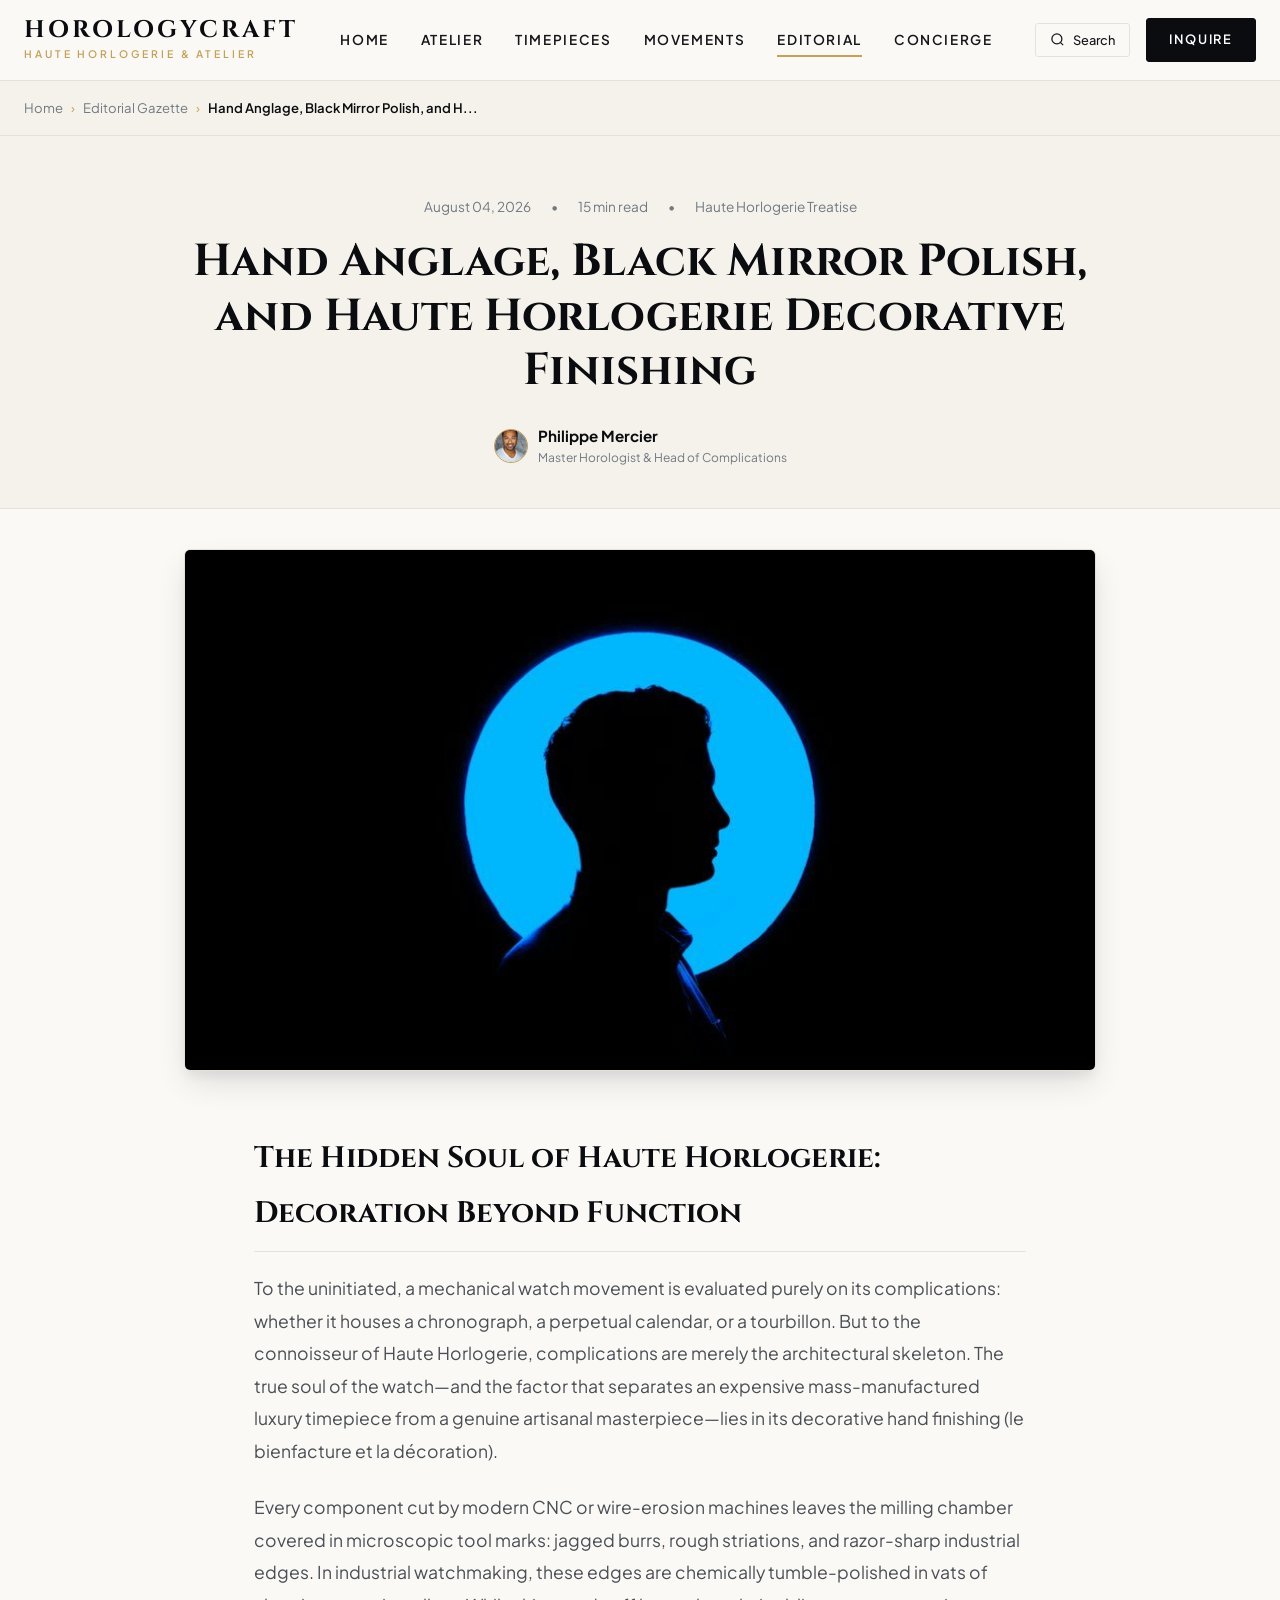
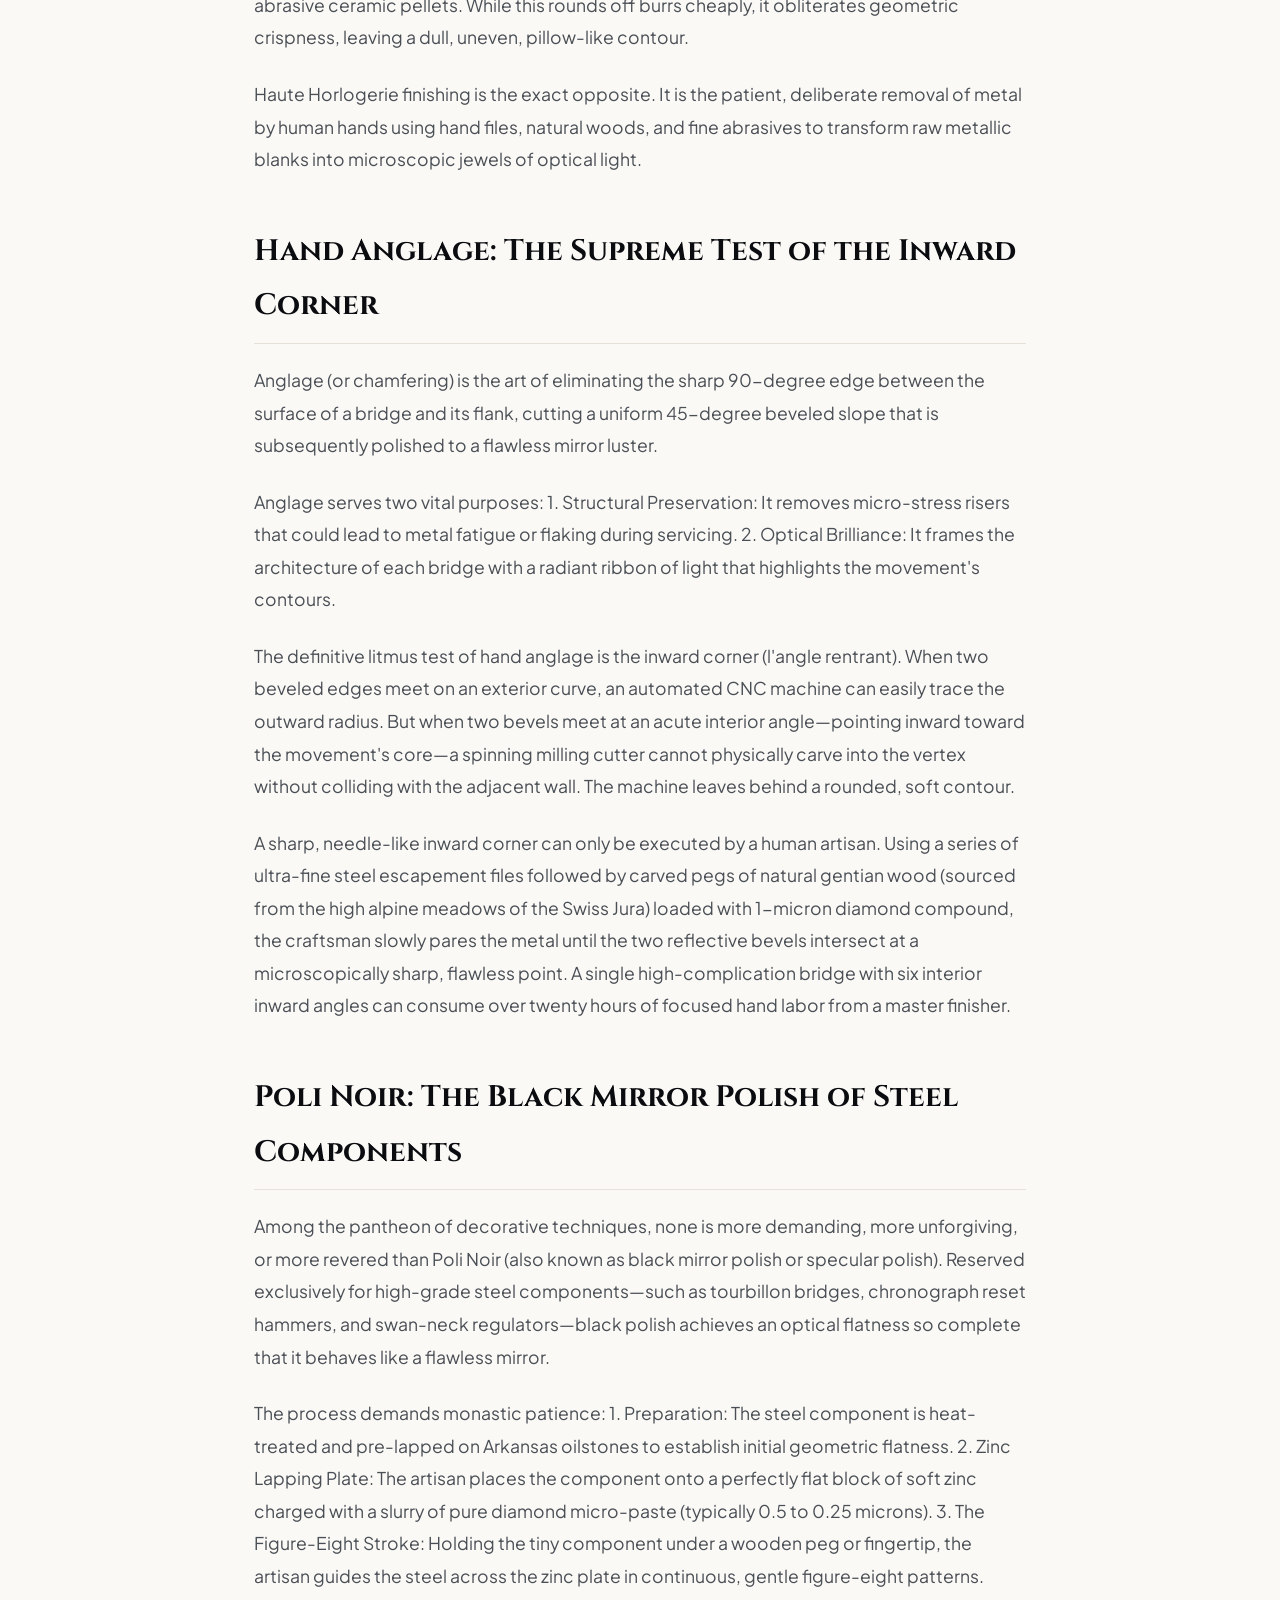
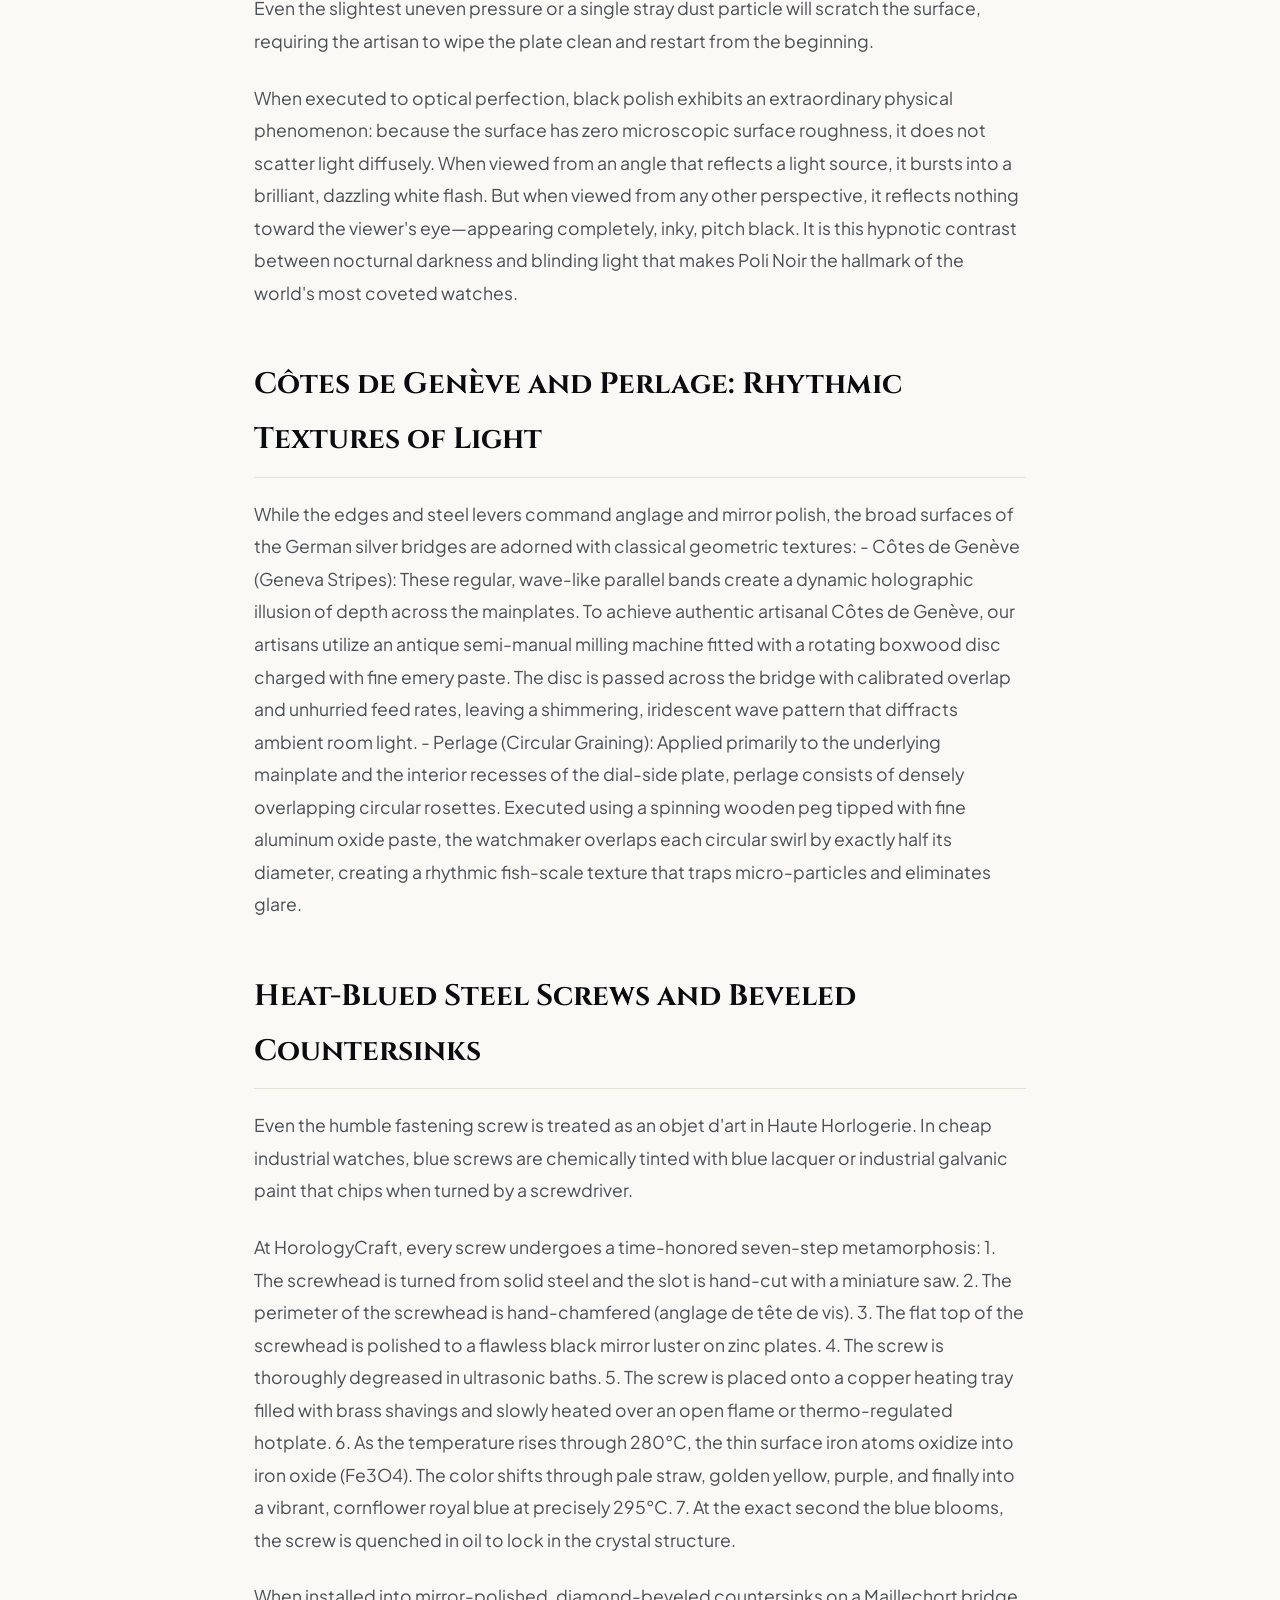
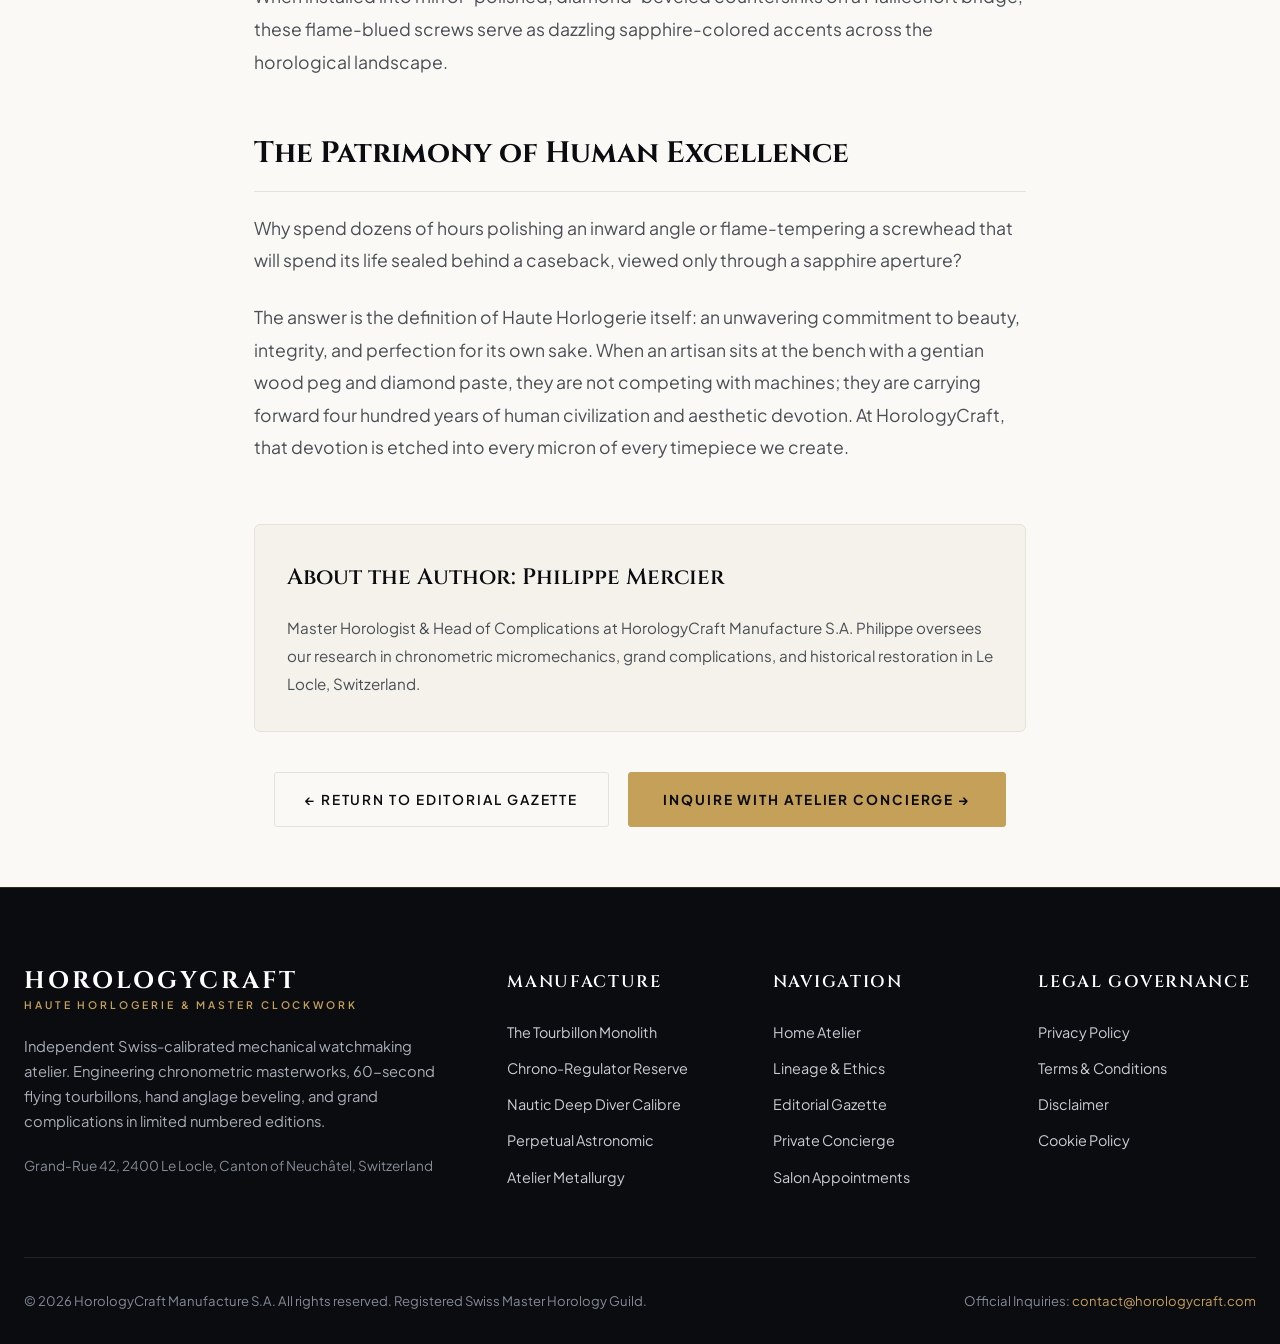
<file: blog/hand-anglage-black-mirror-polish-and-haute-horlogerie-finishing.html>
<!DOCTYPE html>
<html lang="en">
<head>
  <meta charset="UTF-8">
  <meta name="viewport" content="width=device-width, initial-scale=1.0">
  <title>Hand Anglage, Black Mirror Polish, and Haute Horlogerie Decorative Finishing | HorologyCraft Gazette</title>
  <meta name="description" content="An exhaustive technical exploration of artisanal watch finishing: inward bevel angles (anglage), black mirror polish (poli noir), Côtes de Genève, and perlage.">
  <link rel="canonical" href="https://horologycraft.com/blog/hand-anglage-black-mirror-polish-and-haute-horlogerie-finishing.html">
  <link rel="stylesheet" href="../assets/css/style.css?v=2.1">
  <link rel="preconnect" href="https://fonts.googleapis.com">
  <link rel="preconnect" href="https://fonts.gstatic.com" crossorigin>
  <link href="https://fonts.googleapis.com/css2?family=Cinzel:wght@600;700;800&family=Playfair+Display:ital,wght@0,500;0,700;1,400&family=Plus+Jakarta+Sans:wght@400;500;600;700&family=JetBrains+Mono:wght@500;600&display=swap" rel="stylesheet">
  <!-- Google tag (gtag.js) -->
<script async src="https://www.googletagmanager.com/gtag/js?id=G-0LY0HY7L01"></script>
<script>
  window.dataLayer = window.dataLayer || [];
  function gtag(){dataLayer.push(arguments);}
  gtag('js', new Date());

  gtag('config', 'G-0LY0HY7L01');
</script>
</head>
<body>

<div class="reading-progress-bar"></div>

<header class="site-header">
  <div class="container header-inner">
    <a href="../index.php" class="site-logo">
      <span class="logo-main">HorologyCraft</span>
      <span class="logo-tagline">Haute Horlogerie & Atelier</span>
    </a>
    <nav class="desktop-nav">
      <a href="../index.php" class="nav-link">Home</a>
      <a href="../about.html" class="nav-link">Atelier</a>
      <a href="../index.php#timepieces" class="nav-link">Timepieces</a>
      <a href="../index.php#movements" class="nav-link">Movements</a>
      <a href="../blog/" class="nav-link active">Editorial</a>
      <a href="../contact.html" class="nav-link">Concierge</a>
    </nav>
    <div class="header-actions">
      <button type="button" class="search-toggle-btn" aria-label="Search Horology Archive">
        <svg width="15" height="15" viewBox="0 0 24 24" fill="none" stroke="currentColor" stroke-width="2"><circle cx="11" cy="11" r="8"></circle><line x1="21" y1="21" x2="16.65" y2="16.65"></line></svg>
        <span>Search</span>
      </button>
      <a href="../contact.html" class="btn-header-cta">Inquire</a>
      <button type="button" class="mobile-toggle" aria-label="Toggle navigation menu">
        <span></span>
        <span></span>
        <span></span>
      </button>
    </div>
  </div>
</header>
<div class="mobile-drawer-overlay"></div>
<div class="mobile-drawer">
  <div class="drawer-header">
    <div class="site-logo">
      <span class="logo-main" style="font-size: 1.2rem;">HorologyCraft</span>
      <span class="logo-tagline">Haute Horlogerie</span>
    </div>
    <button type="button" class="drawer-close" aria-label="Close navigation menu">&times;</button>
  </div>
  <ul class="mobile-nav-list">
    <li><a href="../index.php" class="mobile-nav-link">Home</a></li>
    <li><a href="../about.html" class="mobile-nav-link">Atelier Heritage</a></li>
    <li><a href="../index.php#timepieces" class="mobile-nav-link">Timepieces</a></li>
    <li><a href="../index.php#movements" class="mobile-nav-link">Movements</a></li>
    <li><a href="../blog/" class="mobile-nav-link">Editorial Gazette</a></li>
    <li><a href="../contact.html" class="mobile-nav-link">Private Concierge</a></li>
    <li class="nav-item-policy"><a href="../privacy-policy.html" class="mobile-nav-link">Privacy Policy</a></li>
    <li class="nav-item-policy"><a href="../terms-and-conditions.html" class="mobile-nav-link">Terms & Conditions</a></li>
    <li class="nav-item-policy"><a href="../disclaimer.html" class="mobile-nav-link">Disclaimer</a></li>
    <li class="nav-item-policy"><a href="../cookie-policy.html" class="mobile-nav-link">Cookie Policy</a></li>
  </ul>
</div>

<div class="breadcrumbs-bar">
  <div class="container">
    <div class="breadcrumbs-list">
      <a href="../index.php">Home</a>
      <span class="breadcrumbs-separator">&rsaquo;</span>
      <a href="./">Editorial Gazette</a>
      <span class="breadcrumbs-separator">&rsaquo;</span>
      <span class="breadcrumbs-current">Hand Anglage, Black Mirror Polish, and H...</span>
    </div>
  </div>
</div>

<main>
  <article>
    <header class="article-hero">
      <div class="container">
        <div class="article-meta">
          <span>August 04, 2026</span>
          <span>&bull;</span>
          <span>15 min read</span>
          <span>&bull;</span>
          <span>Haute Horlogerie Treatise</span>
        </div>
        <h1 class="article-title">Hand Anglage, Black Mirror Polish, and Haute Horlogerie Decorative Finishing</h1>
        <div class="blog-author-wrap" style="justify-content: center; margin-top: 20px;">
          <img src="../assets/images/author_philippe_dufour_style.jpg" alt="Philippe Mercier" class="blog-author-avatar">
          <div style="text-align: left;">
            <div style="font-weight: 700; color: var(--primary); font-size: 0.95rem;">Philippe Mercier</div>
            <div style="font-size: 0.75rem; color: var(--text-muted);">Master Horologist & Head of Complications</div>
          </div>
        </div>
      </div>
    </header>

    <div class="container" style="max-width: 960px; margin: 40px auto 0;">
      <div style="border-radius: var(--radius-md); overflow: hidden; box-shadow: var(--shadow-lg); border: 1px solid var(--border);">
        <img src="../assets/images/blog_hand_finishing_anglage_black_polish.jpg" alt="Macro photograph showing razor-sharp inward anglage corners and black mirror-polished steel hammer on luxury movement" style="width: 100%; height: auto; max-height: 520px; object-fit: cover;">
      </div>
    </div>

    <div class="article-body-container">
      <h2>The Hidden Soul of Haute Horlogerie: Decoration Beyond Function</h2>
      <p>To the uninitiated, a mechanical watch movement is evaluated purely on its complications: whether it houses a chronograph, a perpetual calendar, or a tourbillon. But to the connoisseur of Haute Horlogerie, complications are merely the architectural skeleton. The true soul of the watch—and the factor that separates an expensive mass-manufactured luxury timepiece from a genuine artisanal masterpiece—lies in its decorative hand finishing (le bienfacture et la décoration).</p>
      <p>Every component cut by modern CNC or wire-erosion machines leaves the milling chamber covered in microscopic tool marks: jagged burrs, rough striations, and razor-sharp industrial edges. In industrial watchmaking, these edges are chemically tumble-polished in vats of abrasive ceramic pellets. While this rounds off burrs cheaply, it obliterates geometric crispness, leaving a dull, uneven, pillow-like contour.</p>
      <p>Haute Horlogerie finishing is the exact opposite. It is the patient, deliberate removal of metal by human hands using hand files, natural woods, and fine abrasives to transform raw metallic blanks into microscopic jewels of optical light.</p>
      <h2>Hand Anglage: The Supreme Test of the Inward Corner</h2>
      <p>Anglage (or chamfering) is the art of eliminating the sharp 90-degree edge between the surface of a bridge and its flank, cutting a uniform 45-degree beveled slope that is subsequently polished to a flawless mirror luster.</p>
      <p>Anglage serves two vital purposes:
1. Structural Preservation: It removes micro-stress risers that could lead to metal fatigue or flaking during servicing.
2. Optical Brilliance: It frames the architecture of each bridge with a radiant ribbon of light that highlights the movement's contours.</p>
      <p>The definitive litmus test of hand anglage is the inward corner (l'angle rentrant). When two beveled edges meet on an exterior curve, an automated CNC machine can easily trace the outward radius. But when two bevels meet at an acute interior angle—pointing inward toward the movement's core—a spinning milling cutter cannot physically carve into the vertex without colliding with the adjacent wall. The machine leaves behind a rounded, soft contour.</p>
      <p>A sharp, needle-like inward corner can only be executed by a human artisan. Using a series of ultra-fine steel escapement files followed by carved pegs of natural gentian wood (sourced from the high alpine meadows of the Swiss Jura) loaded with 1-micron diamond compound, the craftsman slowly pares the metal until the two reflective bevels intersect at a microscopically sharp, flawless point. A single high-complication bridge with six interior inward angles can consume over twenty hours of focused hand labor from a master finisher.</p>
      <h2>Poli Noir: The Black Mirror Polish of Steel Components</h2>
      <p>Among the pantheon of decorative techniques, none is more demanding, more unforgiving, or more revered than Poli Noir (also known as black mirror polish or specular polish). Reserved exclusively for high-grade steel components—such as tourbillon bridges, chronograph reset hammers, and swan-neck regulators—black polish achieves an optical flatness so complete that it behaves like a flawless mirror.</p>
      <p>The process demands monastic patience:
1. Preparation: The steel component is heat-treated and pre-lapped on Arkansas oilstones to establish initial geometric flatness.
2. Zinc Lapping Plate: The artisan places the component onto a perfectly flat block of soft zinc charged with a slurry of pure diamond micro-paste (typically 0.5 to 0.25 microns).
3. The Figure-Eight Stroke: Holding the tiny component under a wooden peg or fingertip, the artisan guides the steel across the zinc plate in continuous, gentle figure-eight patterns. Even the slightest uneven pressure or a single stray dust particle will scratch the surface, requiring the artisan to wipe the plate clean and restart from the beginning.</p>
      <p>When executed to optical perfection, black polish exhibits an extraordinary physical phenomenon: because the surface has zero microscopic surface roughness, it does not scatter light diffusely. When viewed from an angle that reflects a light source, it bursts into a brilliant, dazzling white flash. But when viewed from any other perspective, it reflects nothing toward the viewer's eye—appearing completely, inky, pitch black. It is this hypnotic contrast between nocturnal darkness and blinding light that makes Poli Noir the hallmark of the world's most coveted watches.</p>
      <h2>Côtes de Genève and Perlage: Rhythmic Textures of Light</h2>
      <p>While the edges and steel levers command anglage and mirror polish, the broad surfaces of the German silver bridges are adorned with classical geometric textures:
- Côtes de Genève (Geneva Stripes): These regular, wave-like parallel bands create a dynamic holographic illusion of depth across the mainplates. To achieve authentic artisanal Côtes de Genève, our artisans utilize an antique semi-manual milling machine fitted with a rotating boxwood disc charged with fine emery paste. The disc is passed across the bridge with calibrated overlap and unhurried feed rates, leaving a shimmering, iridescent wave pattern that diffracts ambient room light.
- Perlage (Circular Graining): Applied primarily to the underlying mainplate and the interior recesses of the dial-side plate, perlage consists of densely overlapping circular rosettes. Executed using a spinning wooden peg tipped with fine aluminum oxide paste, the watchmaker overlaps each circular swirl by exactly half its diameter, creating a rhythmic fish-scale texture that traps micro-particles and eliminates glare.</p>
      <h2>Heat-Blued Steel Screws and Beveled Countersinks</h2>
      <p>Even the humble fastening screw is treated as an objet d'art in Haute Horlogerie. In cheap industrial watches, blue screws are chemically tinted with blue lacquer or industrial galvanic paint that chips when turned by a screwdriver.</p>
      <p>At HorologyCraft, every screw undergoes a time-honored seven-step metamorphosis:
1. The screwhead is turned from solid steel and the slot is hand-cut with a miniature saw.
2. The perimeter of the screwhead is hand-chamfered (anglage de tête de vis).
3. The flat top of the screwhead is polished to a flawless black mirror luster on zinc plates.
4. The screw is thoroughly degreased in ultrasonic baths.
5. The screw is placed onto a copper heating tray filled with brass shavings and slowly heated over an open flame or thermo-regulated hotplate.
6. As the temperature rises through 280°C, the thin surface iron atoms oxidize into iron oxide (Fe3O4). The color shifts through pale straw, golden yellow, purple, and finally into a vibrant, cornflower royal blue at precisely 295°C.
7. At the exact second the blue blooms, the screw is quenched in oil to lock in the crystal structure.</p>
      <p>When installed into mirror-polished, diamond-beveled countersinks on a Maillechort bridge, these flame-blued screws serve as dazzling sapphire-colored accents across the horological landscape.</p>
      <h2>The Patrimony of Human Excellence</h2>
      <p>Why spend dozens of hours polishing an inward angle or flame-tempering a screwhead that will spend its life sealed behind a caseback, viewed only through a sapphire aperture?</p>
      <p>The answer is the definition of Haute Horlogerie itself: an unwavering commitment to beauty, integrity, and perfection for its own sake. When an artisan sits at the bench with a gentian wood peg and diamond paste, they are not competing with machines; they are carrying forward four hundred years of human civilization and aesthetic devotion. At HorologyCraft, that devotion is etched into every micron of every timepiece we create.</p>
      <div style="margin-top: 60px; padding: 32px; background: var(--bg-elevated); border: 1px solid var(--border); border-radius: var(--radius-md);">
        <h3 style="margin-top: 0; color: var(--primary);">About the Author: Philippe Mercier</h3>
        <p style="margin-bottom: 0; font-size: 0.95rem; color: var(--text-secondary);">Master Horologist & Head of Complications at HorologyCraft Manufacture S.A. Philippe oversees our research in chronometric micromechanics, grand complications, and historical restoration in Le Locle, Switzerland.</p>
      </div>

      <div style="margin-top: 40px; text-align: center;">
        <a href="./" class="btn-secondary" style="color: var(--primary); border-color: var(--border);">&larr; Return to Editorial Gazette</a>
        <a href="../contact.html" class="btn-primary" style="margin-left: 16px;">Inquire with Atelier Concierge &rarr;</a>
      </div>
    </div>
  </article>
</main>

<footer class="site-footer">
  <div class="container">
    <div class="footer-grid">
      <div class="footer-col">
        <div class="site-logo" style="margin-bottom: 20px;">
          <span class="logo-main" style="color: #ffffff;">HorologyCraft</span>
          <span class="logo-tagline" style="color: var(--accent);">Haute Horlogerie & Master Clockwork</span>
        </div>
        <p>Independent Swiss-calibrated mechanical watchmaking atelier. Engineering chronometric masterworks, 60-second flying tourbillons, hand anglage beveling, and grand complications in limited numbered editions.</p>
        <p style="font-size: 0.85rem; color: #838b96;">Grand-Rue 42, 2400 Le Locle, Canton of Neuchâtel, Switzerland</p>
      </div>
      <div class="footer-col">
        <h4>Manufacture</h4>
        <ul class="footer-links">
          <li><a href="../index.php#timepieces">The Tourbillon Monolith</a></li>
          <li><a href="../index.php#timepieces">Chrono-Regulator Reserve</a></li>
          <li><a href="../index.php#timepieces">Nautic Deep Diver Calibre</a></li>
          <li><a href="../index.php#timepieces">Perpetual Astronomic</a></li>
          <li><a href="../about.html">Atelier Metallurgy</a></li>
        </ul>
      </div>
      <div class="footer-col">
        <h4>Navigation</h4>
        <ul class="footer-links">
          <li><a href="../index.php">Home Atelier</a></li>
          <li><a href="../about.html">Lineage & Ethics</a></li>
          <li><a href="../blog/">Editorial Gazette</a></li>
          <li><a href="../contact.html">Private Concierge</a></li>
          <li><a href="../contact.html#appointments">Salon Appointments</a></li>
        </ul>
      </div>
      <div class="footer-col">
        <h4>Legal Governance</h4>
        <ul class="footer-links">
          <li><a href="../privacy-policy.html">Privacy Policy</a></li>
          <li><a href="../terms-and-conditions.html">Terms & Conditions</a></li>
          <li><a href="../disclaimer.html">Disclaimer</a></li>
          <li><a href="../cookie-policy.html">Cookie Policy</a></li>
        </ul>
      </div>
    </div>
    <div class="footer-bottom">
      <div>&copy; 2026 HorologyCraft Manufacture S.A. All rights reserved. Registered Swiss Master Horology Guild.</div>
      <div>Official Inquiries: <a href="mailto:contact@horologycraft.com" style="color: var(--accent);">contact@horologycraft.com</a></div>
    </div>
  </div>
</footer>
<div class="search-modal">
  <div class="search-modal-box">
    <div class="search-modal-header">
      <input type="text" class="search-input" placeholder="Search calibres, complications, technical treatises...">
      <button type="button" class="search-close-btn">&times;</button>
    </div>
    <div class="search-results-list">
      <div style="padding:16px 20px;color:var(--text-muted);font-size:0.85rem;">Type a complication, calibre, or topic to search...</div>
    </div>
  </div>
</div>

<script src="../assets/js/main.js?v=2.1"></script>
</body>
</html>
</file>
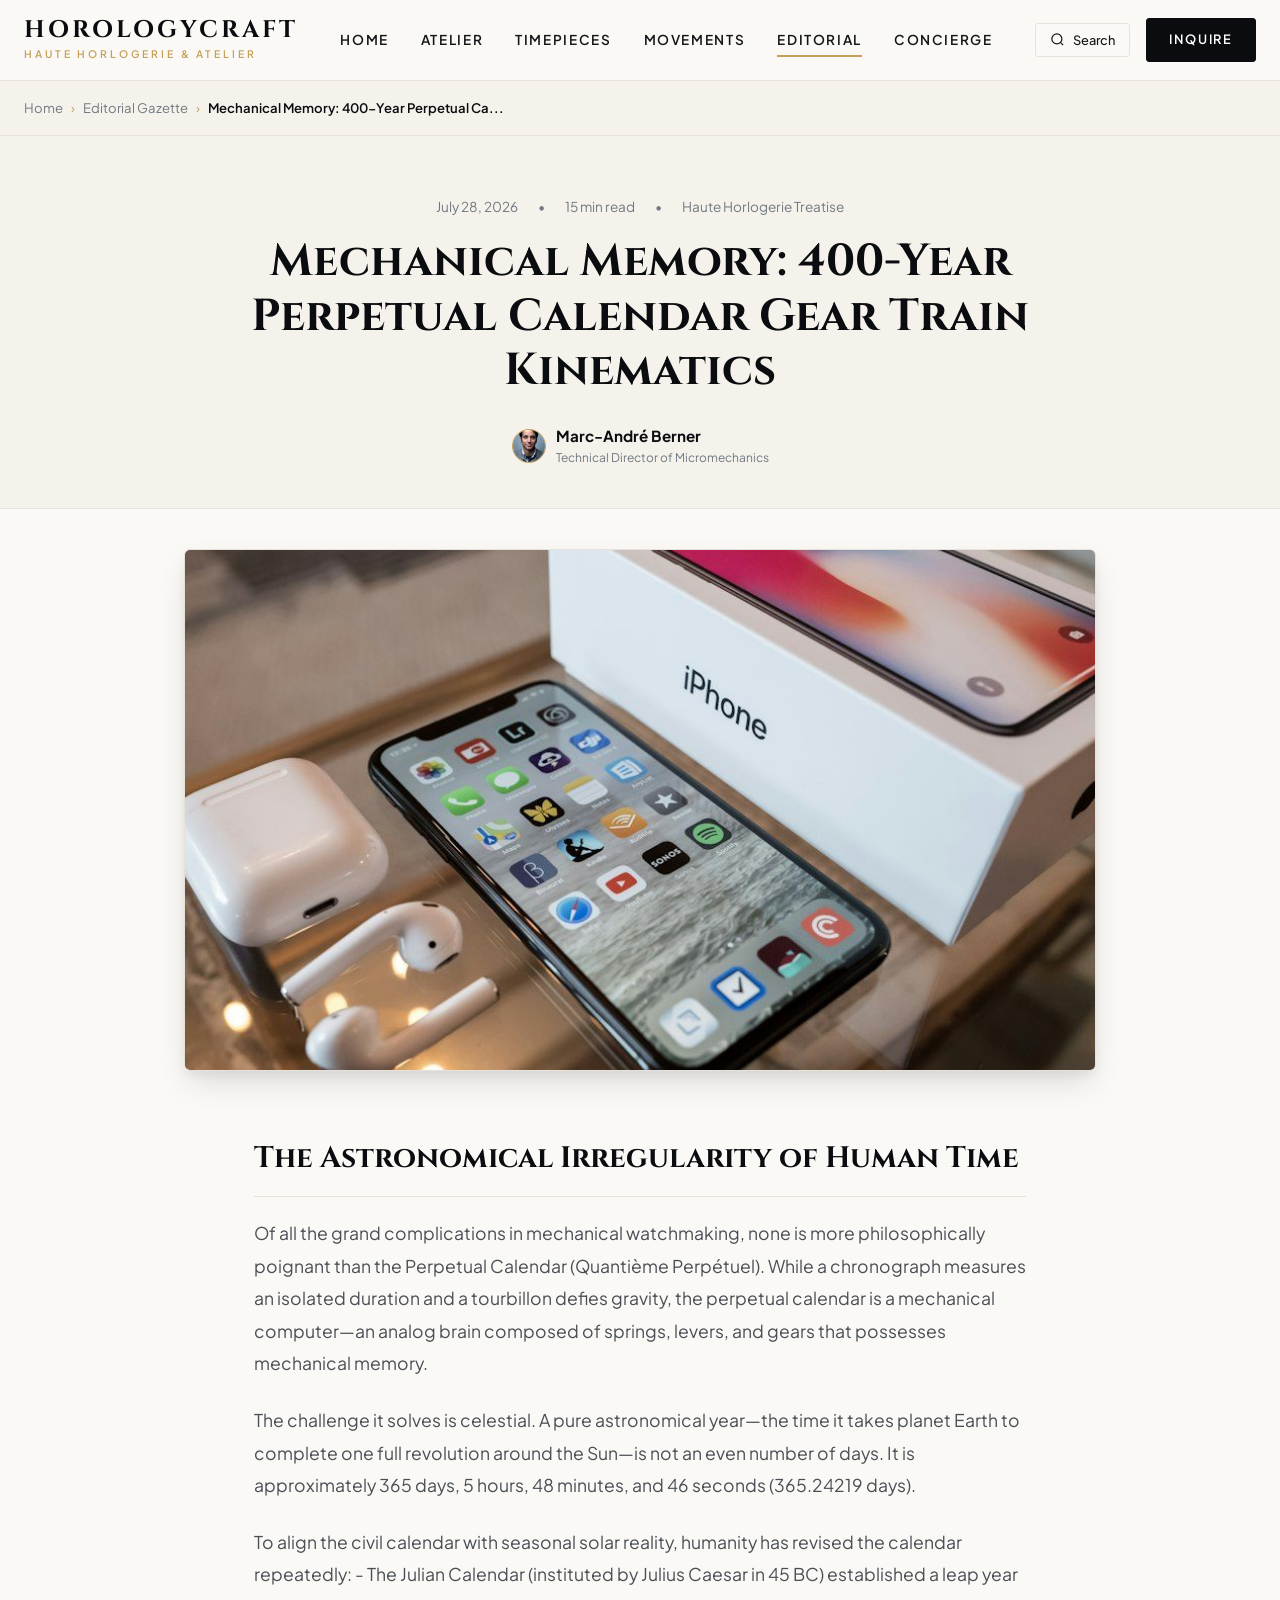
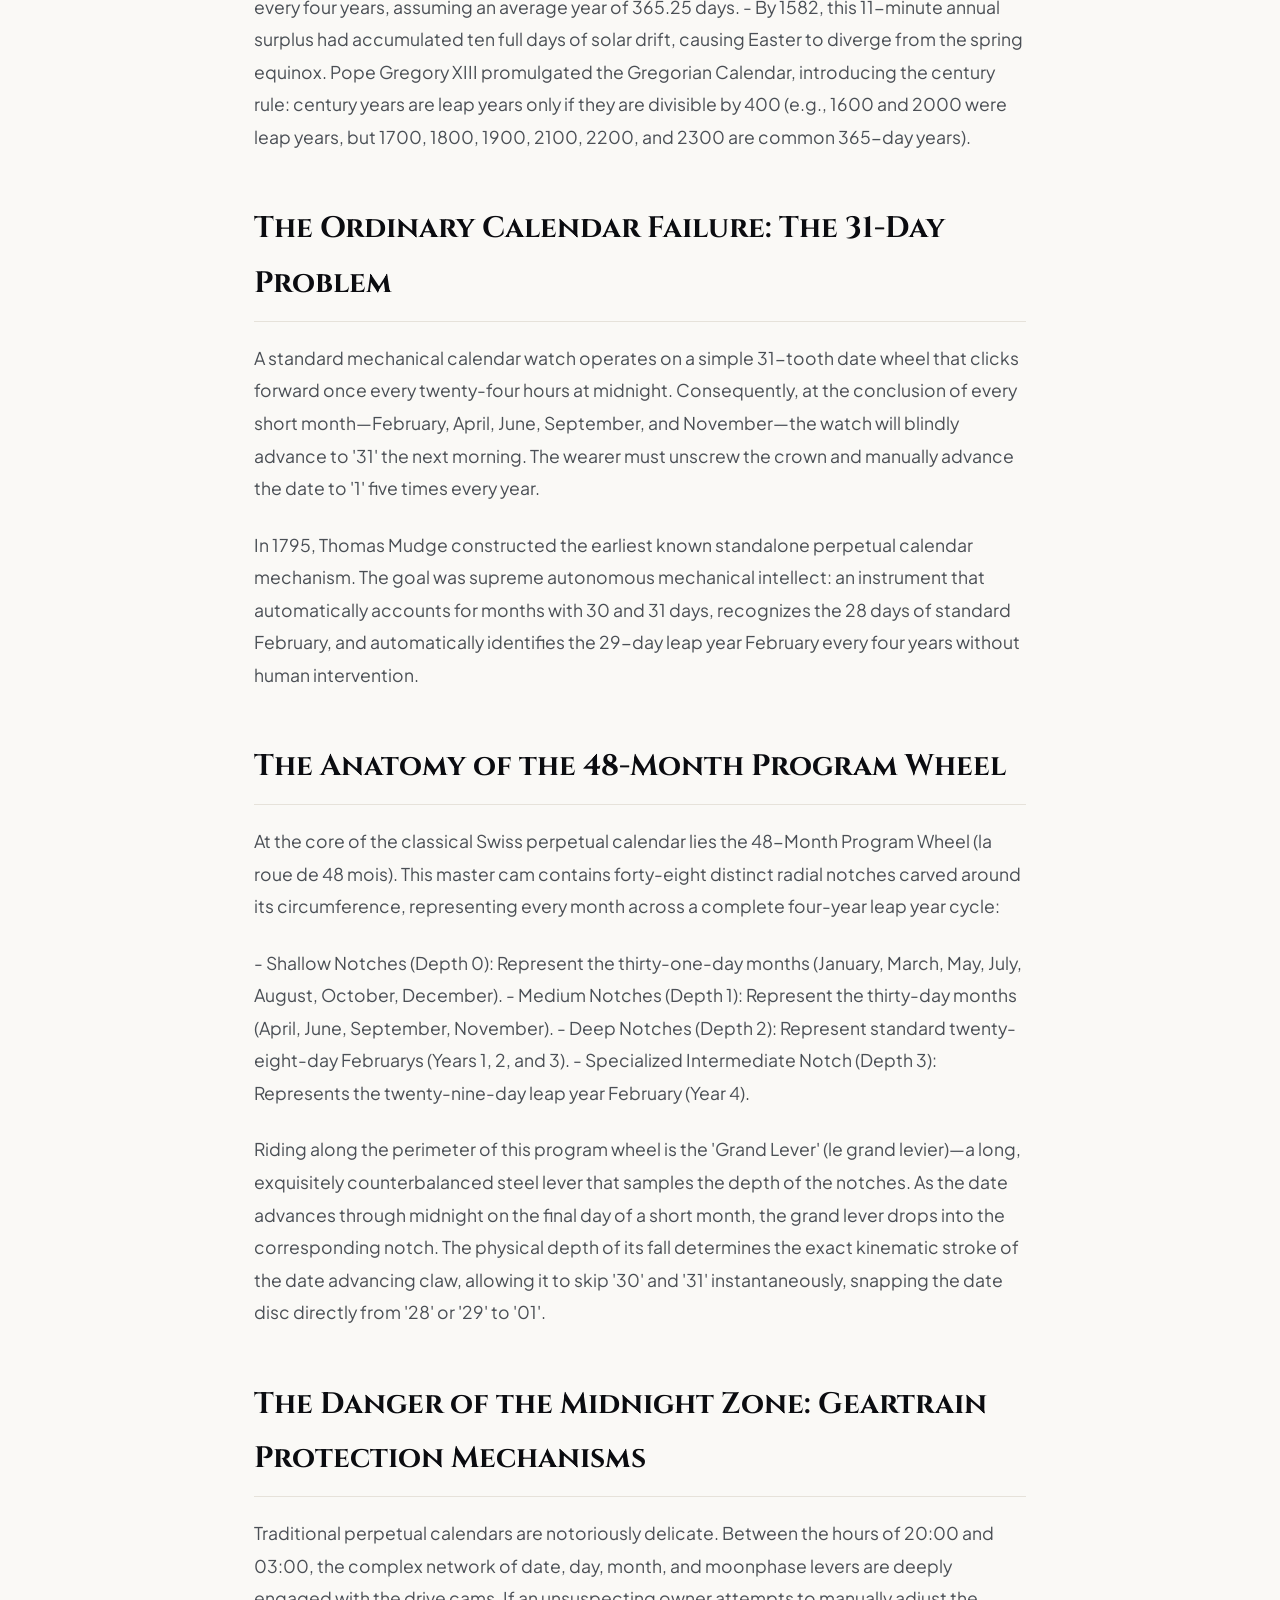
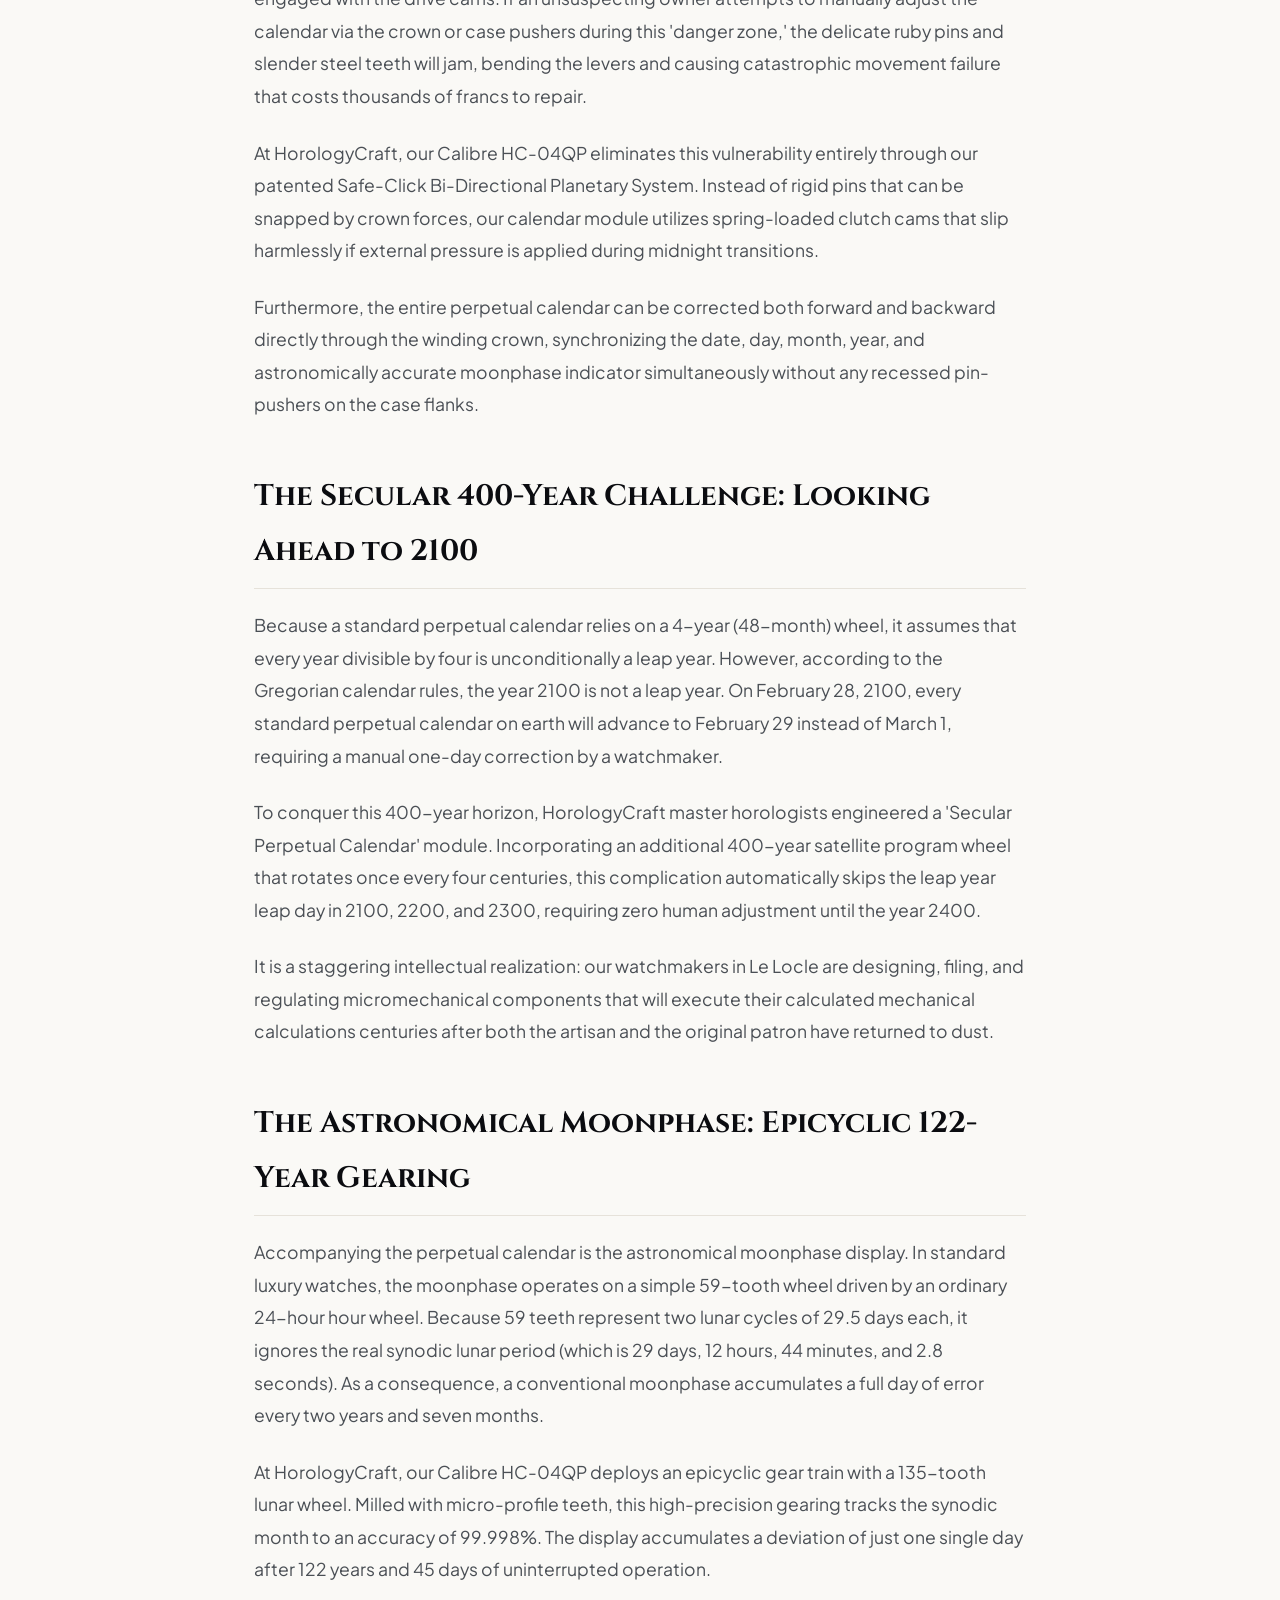
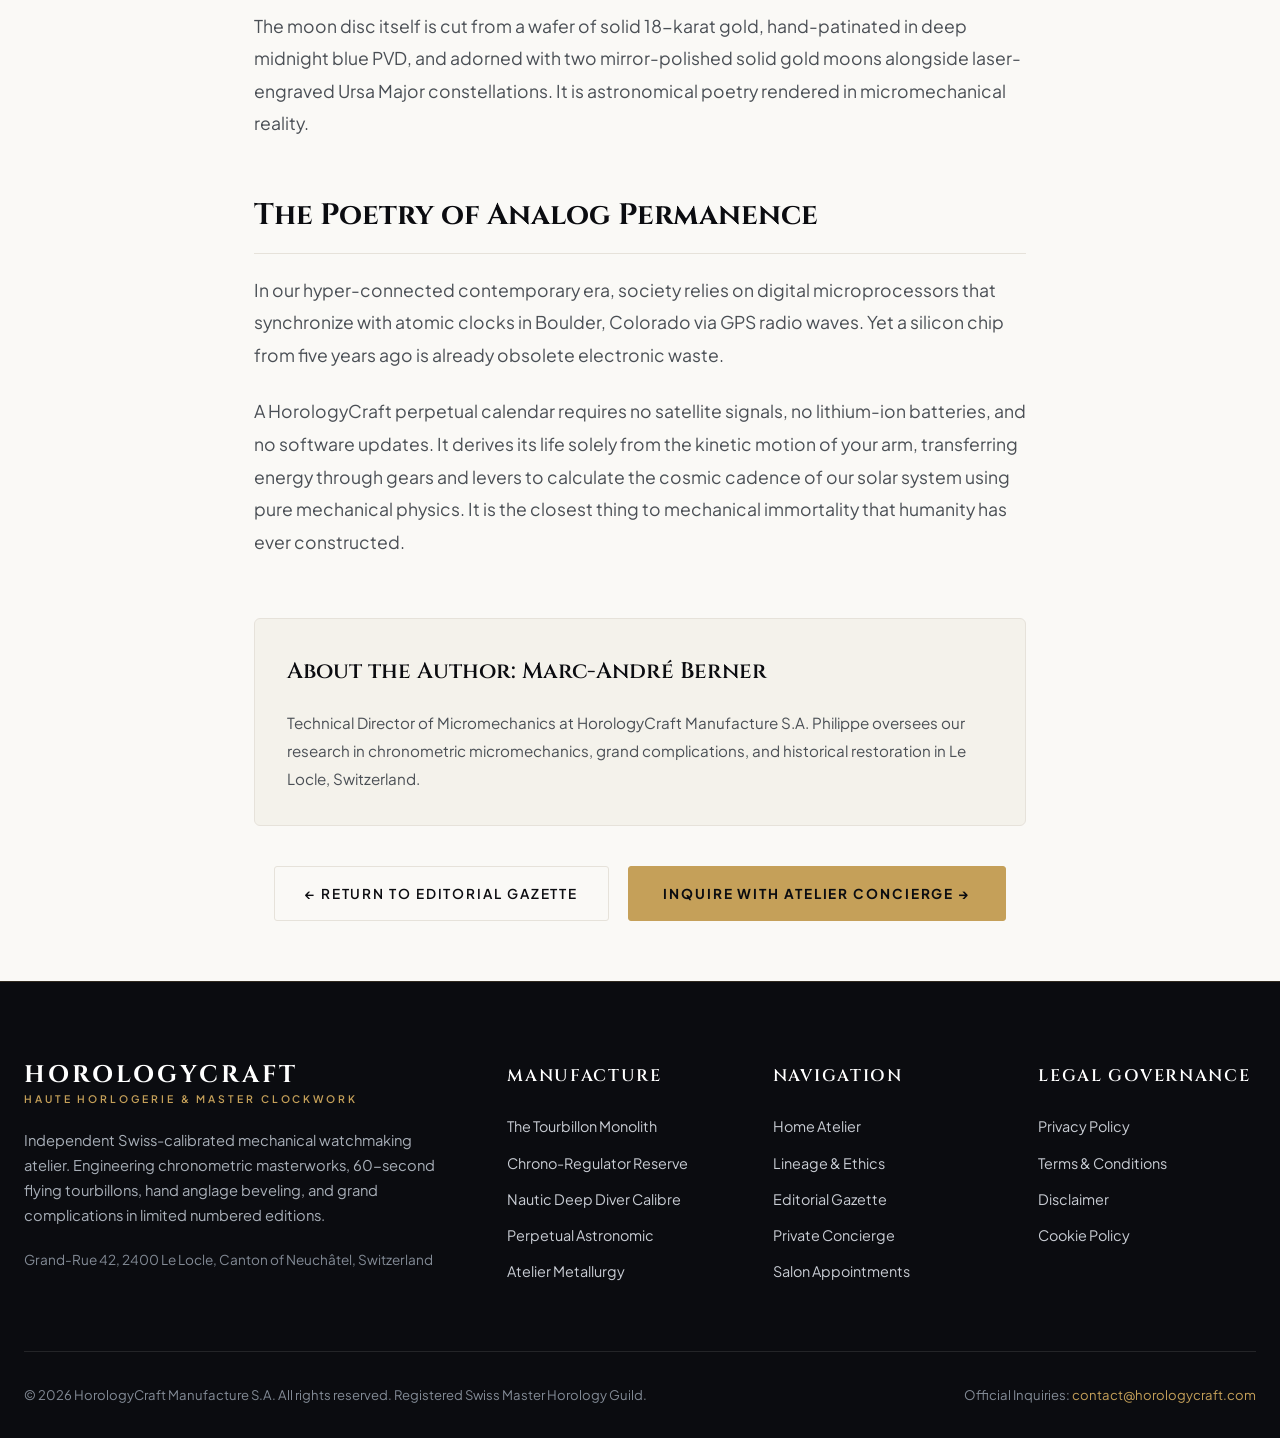
<file: blog/mechanical-memory-400-year-perpetual-calendar-kinematics.html>
<!DOCTYPE html>
<html lang="en">
<head>
  <meta charset="UTF-8">
  <meta name="viewport" content="width=device-width, initial-scale=1.0">
  <title>Mechanical Memory: 400-Year Perpetual Calendar Gear Train Kinematics | HorologyCraft Gazette</title>
  <meta name="description" content="An engineering study of perpetual calendar horological mechanisms, leap year 48-month program wheels, retrograde date levers, and Julian/Gregorian corrections.">
  <link rel="canonical" href="https://horologycraft.com/blog/mechanical-memory-400-year-perpetual-calendar-kinematics.html">
  <link rel="stylesheet" href="../assets/css/style.css?v=2.1">
  <link rel="preconnect" href="https://fonts.googleapis.com">
  <link rel="preconnect" href="https://fonts.gstatic.com" crossorigin>
  <link href="https://fonts.googleapis.com/css2?family=Cinzel:wght@600;700;800&family=Playfair+Display:ital,wght@0,500;0,700;1,400&family=Plus+Jakarta+Sans:wght@400;500;600;700&family=JetBrains+Mono:wght@500;600&display=swap" rel="stylesheet">
  <!-- Google tag (gtag.js) -->
<script async src="https://www.googletagmanager.com/gtag/js?id=G-0LY0HY7L01"></script>
<script>
  window.dataLayer = window.dataLayer || [];
  function gtag(){dataLayer.push(arguments);}
  gtag('js', new Date());

  gtag('config', 'G-0LY0HY7L01');
</script>
</head>
<body>

<div class="reading-progress-bar"></div>

<header class="site-header">
  <div class="container header-inner">
    <a href="../index.php" class="site-logo">
      <span class="logo-main">HorologyCraft</span>
      <span class="logo-tagline">Haute Horlogerie & Atelier</span>
    </a>
    <nav class="desktop-nav">
      <a href="../index.php" class="nav-link">Home</a>
      <a href="../about.html" class="nav-link">Atelier</a>
      <a href="../index.php#timepieces" class="nav-link">Timepieces</a>
      <a href="../index.php#movements" class="nav-link">Movements</a>
      <a href="../blog/" class="nav-link active">Editorial</a>
      <a href="../contact.html" class="nav-link">Concierge</a>
    </nav>
    <div class="header-actions">
      <button type="button" class="search-toggle-btn" aria-label="Search Horology Archive">
        <svg width="15" height="15" viewBox="0 0 24 24" fill="none" stroke="currentColor" stroke-width="2"><circle cx="11" cy="11" r="8"></circle><line x1="21" y1="21" x2="16.65" y2="16.65"></line></svg>
        <span>Search</span>
      </button>
      <a href="../contact.html" class="btn-header-cta">Inquire</a>
      <button type="button" class="mobile-toggle" aria-label="Toggle navigation menu">
        <span></span>
        <span></span>
        <span></span>
      </button>
    </div>
  </div>
</header>
<div class="mobile-drawer-overlay"></div>
<div class="mobile-drawer">
  <div class="drawer-header">
    <div class="site-logo">
      <span class="logo-main" style="font-size: 1.2rem;">HorologyCraft</span>
      <span class="logo-tagline">Haute Horlogerie</span>
    </div>
    <button type="button" class="drawer-close" aria-label="Close navigation menu">&times;</button>
  </div>
  <ul class="mobile-nav-list">
    <li><a href="../index.php" class="mobile-nav-link">Home</a></li>
    <li><a href="../about.html" class="mobile-nav-link">Atelier Heritage</a></li>
    <li><a href="../index.php#timepieces" class="mobile-nav-link">Timepieces</a></li>
    <li><a href="../index.php#movements" class="mobile-nav-link">Movements</a></li>
    <li><a href="../blog/" class="mobile-nav-link">Editorial Gazette</a></li>
    <li><a href="../contact.html" class="mobile-nav-link">Private Concierge</a></li>
    <li class="nav-item-policy"><a href="../privacy-policy.html" class="mobile-nav-link">Privacy Policy</a></li>
    <li class="nav-item-policy"><a href="../terms-and-conditions.html" class="mobile-nav-link">Terms & Conditions</a></li>
    <li class="nav-item-policy"><a href="../disclaimer.html" class="mobile-nav-link">Disclaimer</a></li>
    <li class="nav-item-policy"><a href="../cookie-policy.html" class="mobile-nav-link">Cookie Policy</a></li>
  </ul>
</div>

<div class="breadcrumbs-bar">
  <div class="container">
    <div class="breadcrumbs-list">
      <a href="../index.php">Home</a>
      <span class="breadcrumbs-separator">&rsaquo;</span>
      <a href="./">Editorial Gazette</a>
      <span class="breadcrumbs-separator">&rsaquo;</span>
      <span class="breadcrumbs-current">Mechanical Memory: 400-Year Perpetual Ca...</span>
    </div>
  </div>
</div>

<main>
  <article>
    <header class="article-hero">
      <div class="container">
        <div class="article-meta">
          <span>July 28, 2026</span>
          <span>&bull;</span>
          <span>15 min read</span>
          <span>&bull;</span>
          <span>Haute Horlogerie Treatise</span>
        </div>
        <h1 class="article-title">Mechanical Memory: 400-Year Perpetual Calendar Gear Train Kinematics</h1>
        <div class="blog-author-wrap" style="justify-content: center; margin-top: 20px;">
          <img src="../assets/images/author_marc_andre_berner.jpg" alt="Marc-André Berner" class="blog-author-avatar">
          <div style="text-align: left;">
            <div style="font-weight: 700; color: var(--primary); font-size: 0.95rem;">Marc-André Berner</div>
            <div style="font-size: 0.75rem; color: var(--text-muted);">Technical Director of Micromechanics</div>
          </div>
        </div>
      </div>
    </header>

    <div class="container" style="max-width: 960px; margin: 40px auto 0;">
      <div style="border-radius: var(--radius-md); overflow: hidden; box-shadow: var(--shadow-lg); border: 1px solid var(--border);">
        <img src="../assets/images/blog_perpetual_calendar_mechanical_memory.jpg" alt="Complex grand complication perpetual calendar mechanism showing 48-month program wheel and lever system" style="width: 100%; height: auto; max-height: 520px; object-fit: cover;">
      </div>
    </div>

    <div class="article-body-container">
      <h2>The Astronomical Irregularity of Human Time</h2>
      <p>Of all the grand complications in mechanical watchmaking, none is more philosophically poignant than the Perpetual Calendar (Quantième Perpétuel). While a chronograph measures an isolated duration and a tourbillon defies gravity, the perpetual calendar is a mechanical computer—an analog brain composed of springs, levers, and gears that possesses mechanical memory.</p>
      <p>The challenge it solves is celestial. A pure astronomical year—the time it takes planet Earth to complete one full revolution around the Sun—is not an even number of days. It is approximately 365 days, 5 hours, 48 minutes, and 46 seconds (365.24219 days).</p>
      <p>To align the civil calendar with seasonal solar reality, humanity has revised the calendar repeatedly:
- The Julian Calendar (instituted by Julius Caesar in 45 BC) established a leap year every four years, assuming an average year of 365.25 days.
- By 1582, this 11-minute annual surplus had accumulated ten full days of solar drift, causing Easter to diverge from the spring equinox. Pope Gregory XIII promulgated the Gregorian Calendar, introducing the century rule: century years are leap years only if they are divisible by 400 (e.g., 1600 and 2000 were leap years, but 1700, 1800, 1900, 2100, 2200, and 2300 are common 365-day years).</p>
      <h2>The Ordinary Calendar Failure: The 31-Day Problem</h2>
      <p>A standard mechanical calendar watch operates on a simple 31-tooth date wheel that clicks forward once every twenty-four hours at midnight. Consequently, at the conclusion of every short month—February, April, June, September, and November—the watch will blindly advance to '31' the next morning. The wearer must unscrew the crown and manually advance the date to '1' five times every year.</p>
      <p>In 1795, Thomas Mudge constructed the earliest known standalone perpetual calendar mechanism. The goal was supreme autonomous mechanical intellect: an instrument that automatically accounts for months with 30 and 31 days, recognizes the 28 days of standard February, and automatically identifies the 29-day leap year February every four years without human intervention.</p>
      <h2>The Anatomy of the 48-Month Program Wheel</h2>
      <p>At the core of the classical Swiss perpetual calendar lies the 48-Month Program Wheel (la roue de 48 mois). This master cam contains forty-eight distinct radial notches carved around its circumference, representing every month across a complete four-year leap year cycle:</p>
      <p>- Shallow Notches (Depth 0): Represent the thirty-one-day months (January, March, May, July, August, October, December).
- Medium Notches (Depth 1): Represent the thirty-day months (April, June, September, November).
- Deep Notches (Depth 2): Represent standard twenty-eight-day Februarys (Years 1, 2, and 3).
- Specialized Intermediate Notch (Depth 3): Represents the twenty-nine-day leap year February (Year 4).</p>
      <p>Riding along the perimeter of this program wheel is the 'Grand Lever' (le grand levier)—a long, exquisitely counterbalanced steel lever that samples the depth of the notches. As the date advances through midnight on the final day of a short month, the grand lever drops into the corresponding notch. The physical depth of its fall determines the exact kinematic stroke of the date advancing claw, allowing it to skip '30' and '31' instantaneously, snapping the date disc directly from '28' or '29' to '01'.</p>
      <h2>The Danger of the Midnight Zone: Geartrain Protection Mechanisms</h2>
      <p>Traditional perpetual calendars are notoriously delicate. Between the hours of 20:00 and 03:00, the complex network of date, day, month, and moonphase levers are deeply engaged with the drive cams. If an unsuspecting owner attempts to manually adjust the calendar via the crown or case pushers during this 'danger zone,' the delicate ruby pins and slender steel teeth will jam, bending the levers and causing catastrophic movement failure that costs thousands of francs to repair.</p>
      <p>At HorologyCraft, our Calibre HC-04QP eliminates this vulnerability entirely through our patented Safe-Click Bi-Directional Planetary System. Instead of rigid pins that can be snapped by crown forces, our calendar module utilizes spring-loaded clutch cams that slip harmlessly if external pressure is applied during midnight transitions.</p>
      <p>Furthermore, the entire perpetual calendar can be corrected both forward and backward directly through the winding crown, synchronizing the date, day, month, year, and astronomically accurate moonphase indicator simultaneously without any recessed pin-pushers on the case flanks.</p>
      <h2>The Secular 400-Year Challenge: Looking Ahead to 2100</h2>
      <p>Because a standard perpetual calendar relies on a 4-year (48-month) wheel, it assumes that every year divisible by four is unconditionally a leap year. However, according to the Gregorian calendar rules, the year 2100 is not a leap year. On February 28, 2100, every standard perpetual calendar on earth will advance to February 29 instead of March 1, requiring a manual one-day correction by a watchmaker.</p>
      <p>To conquer this 400-year horizon, HorologyCraft master horologists engineered a 'Secular Perpetual Calendar' module. Incorporating an additional 400-year satellite program wheel that rotates once every four centuries, this complication automatically skips the leap year leap day in 2100, 2200, and 2300, requiring zero human adjustment until the year 2400.</p>
      <p>It is a staggering intellectual realization: our watchmakers in Le Locle are designing, filing, and regulating micromechanical components that will execute their calculated mechanical calculations centuries after both the artisan and the original patron have returned to dust.</p>
      <h2>The Astronomical Moonphase: Epicyclic 122-Year Gearing</h2>
      <p>Accompanying the perpetual calendar is the astronomical moonphase display. In standard luxury watches, the moonphase operates on a simple 59-tooth wheel driven by an ordinary 24-hour hour wheel. Because 59 teeth represent two lunar cycles of 29.5 days each, it ignores the real synodic lunar period (which is 29 days, 12 hours, 44 minutes, and 2.8 seconds). As a consequence, a conventional moonphase accumulates a full day of error every two years and seven months.</p>
      <p>At HorologyCraft, our Calibre HC-04QP deploys an epicyclic gear train with a 135-tooth lunar wheel. Milled with micro-profile teeth, this high-precision gearing tracks the synodic month to an accuracy of 99.998%. The display accumulates a deviation of just one single day after 122 years and 45 days of uninterrupted operation.</p>
      <p>The moon disc itself is cut from a wafer of solid 18-karat gold, hand-patinated in deep midnight blue PVD, and adorned with two mirror-polished solid gold moons alongside laser-engraved Ursa Major constellations. It is astronomical poetry rendered in micromechanical reality.</p>
      <h2>The Poetry of Analog Permanence</h2>
      <p>In our hyper-connected contemporary era, society relies on digital microprocessors that synchronize with atomic clocks in Boulder, Colorado via GPS radio waves. Yet a silicon chip from five years ago is already obsolete electronic waste.</p>
      <p>A HorologyCraft perpetual calendar requires no satellite signals, no lithium-ion batteries, and no software updates. It derives its life solely from the kinetic motion of your arm, transferring energy through gears and levers to calculate the cosmic cadence of our solar system using pure mechanical physics. It is the closest thing to mechanical immortality that humanity has ever constructed.</p>
      <div style="margin-top: 60px; padding: 32px; background: var(--bg-elevated); border: 1px solid var(--border); border-radius: var(--radius-md);">
        <h3 style="margin-top: 0; color: var(--primary);">About the Author: Marc-André Berner</h3>
        <p style="margin-bottom: 0; font-size: 0.95rem; color: var(--text-secondary);">Technical Director of Micromechanics at HorologyCraft Manufacture S.A. Philippe oversees our research in chronometric micromechanics, grand complications, and historical restoration in Le Locle, Switzerland.</p>
      </div>

      <div style="margin-top: 40px; text-align: center;">
        <a href="./" class="btn-secondary" style="color: var(--primary); border-color: var(--border);">&larr; Return to Editorial Gazette</a>
        <a href="../contact.html" class="btn-primary" style="margin-left: 16px;">Inquire with Atelier Concierge &rarr;</a>
      </div>
    </div>
  </article>
</main>

<footer class="site-footer">
  <div class="container">
    <div class="footer-grid">
      <div class="footer-col">
        <div class="site-logo" style="margin-bottom: 20px;">
          <span class="logo-main" style="color: #ffffff;">HorologyCraft</span>
          <span class="logo-tagline" style="color: var(--accent);">Haute Horlogerie & Master Clockwork</span>
        </div>
        <p>Independent Swiss-calibrated mechanical watchmaking atelier. Engineering chronometric masterworks, 60-second flying tourbillons, hand anglage beveling, and grand complications in limited numbered editions.</p>
        <p style="font-size: 0.85rem; color: #838b96;">Grand-Rue 42, 2400 Le Locle, Canton of Neuchâtel, Switzerland</p>
      </div>
      <div class="footer-col">
        <h4>Manufacture</h4>
        <ul class="footer-links">
          <li><a href="../index.php#timepieces">The Tourbillon Monolith</a></li>
          <li><a href="../index.php#timepieces">Chrono-Regulator Reserve</a></li>
          <li><a href="../index.php#timepieces">Nautic Deep Diver Calibre</a></li>
          <li><a href="../index.php#timepieces">Perpetual Astronomic</a></li>
          <li><a href="../about.html">Atelier Metallurgy</a></li>
        </ul>
      </div>
      <div class="footer-col">
        <h4>Navigation</h4>
        <ul class="footer-links">
          <li><a href="../index.php">Home Atelier</a></li>
          <li><a href="../about.html">Lineage & Ethics</a></li>
          <li><a href="../blog/">Editorial Gazette</a></li>
          <li><a href="../contact.html">Private Concierge</a></li>
          <li><a href="../contact.html#appointments">Salon Appointments</a></li>
        </ul>
      </div>
      <div class="footer-col">
        <h4>Legal Governance</h4>
        <ul class="footer-links">
          <li><a href="../privacy-policy.html">Privacy Policy</a></li>
          <li><a href="../terms-and-conditions.html">Terms & Conditions</a></li>
          <li><a href="../disclaimer.html">Disclaimer</a></li>
          <li><a href="../cookie-policy.html">Cookie Policy</a></li>
        </ul>
      </div>
    </div>
    <div class="footer-bottom">
      <div>&copy; 2026 HorologyCraft Manufacture S.A. All rights reserved. Registered Swiss Master Horology Guild.</div>
      <div>Official Inquiries: <a href="mailto:contact@horologycraft.com" style="color: var(--accent);">contact@horologycraft.com</a></div>
    </div>
  </div>
</footer>
<div class="search-modal">
  <div class="search-modal-box">
    <div class="search-modal-header">
      <input type="text" class="search-input" placeholder="Search calibres, complications, technical treatises...">
      <button type="button" class="search-close-btn">&times;</button>
    </div>
    <div class="search-results-list">
      <div style="padding:16px 20px;color:var(--text-muted);font-size:0.85rem;">Type a complication, calibre, or topic to search...</div>
    </div>
  </div>
</div>

<script src="../assets/js/main.js?v=2.1"></script>
</body>
</html>
</file>
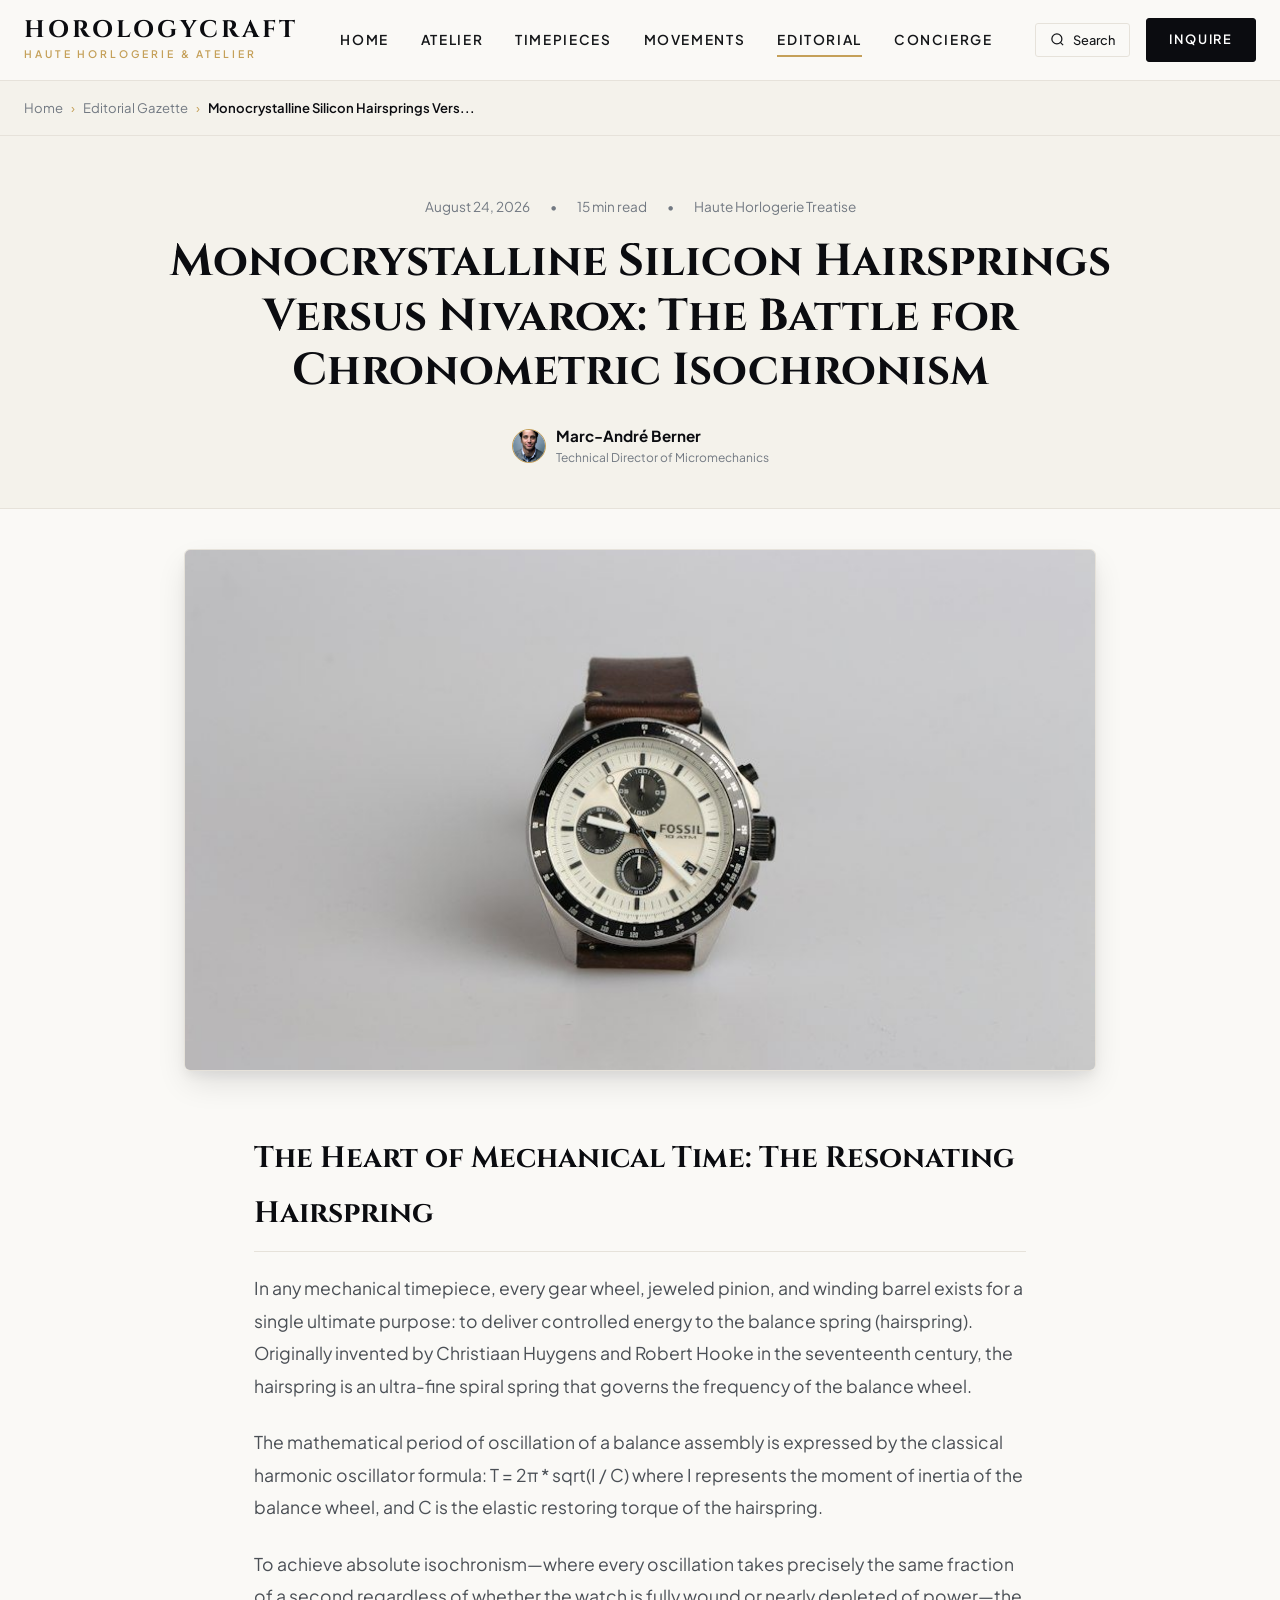
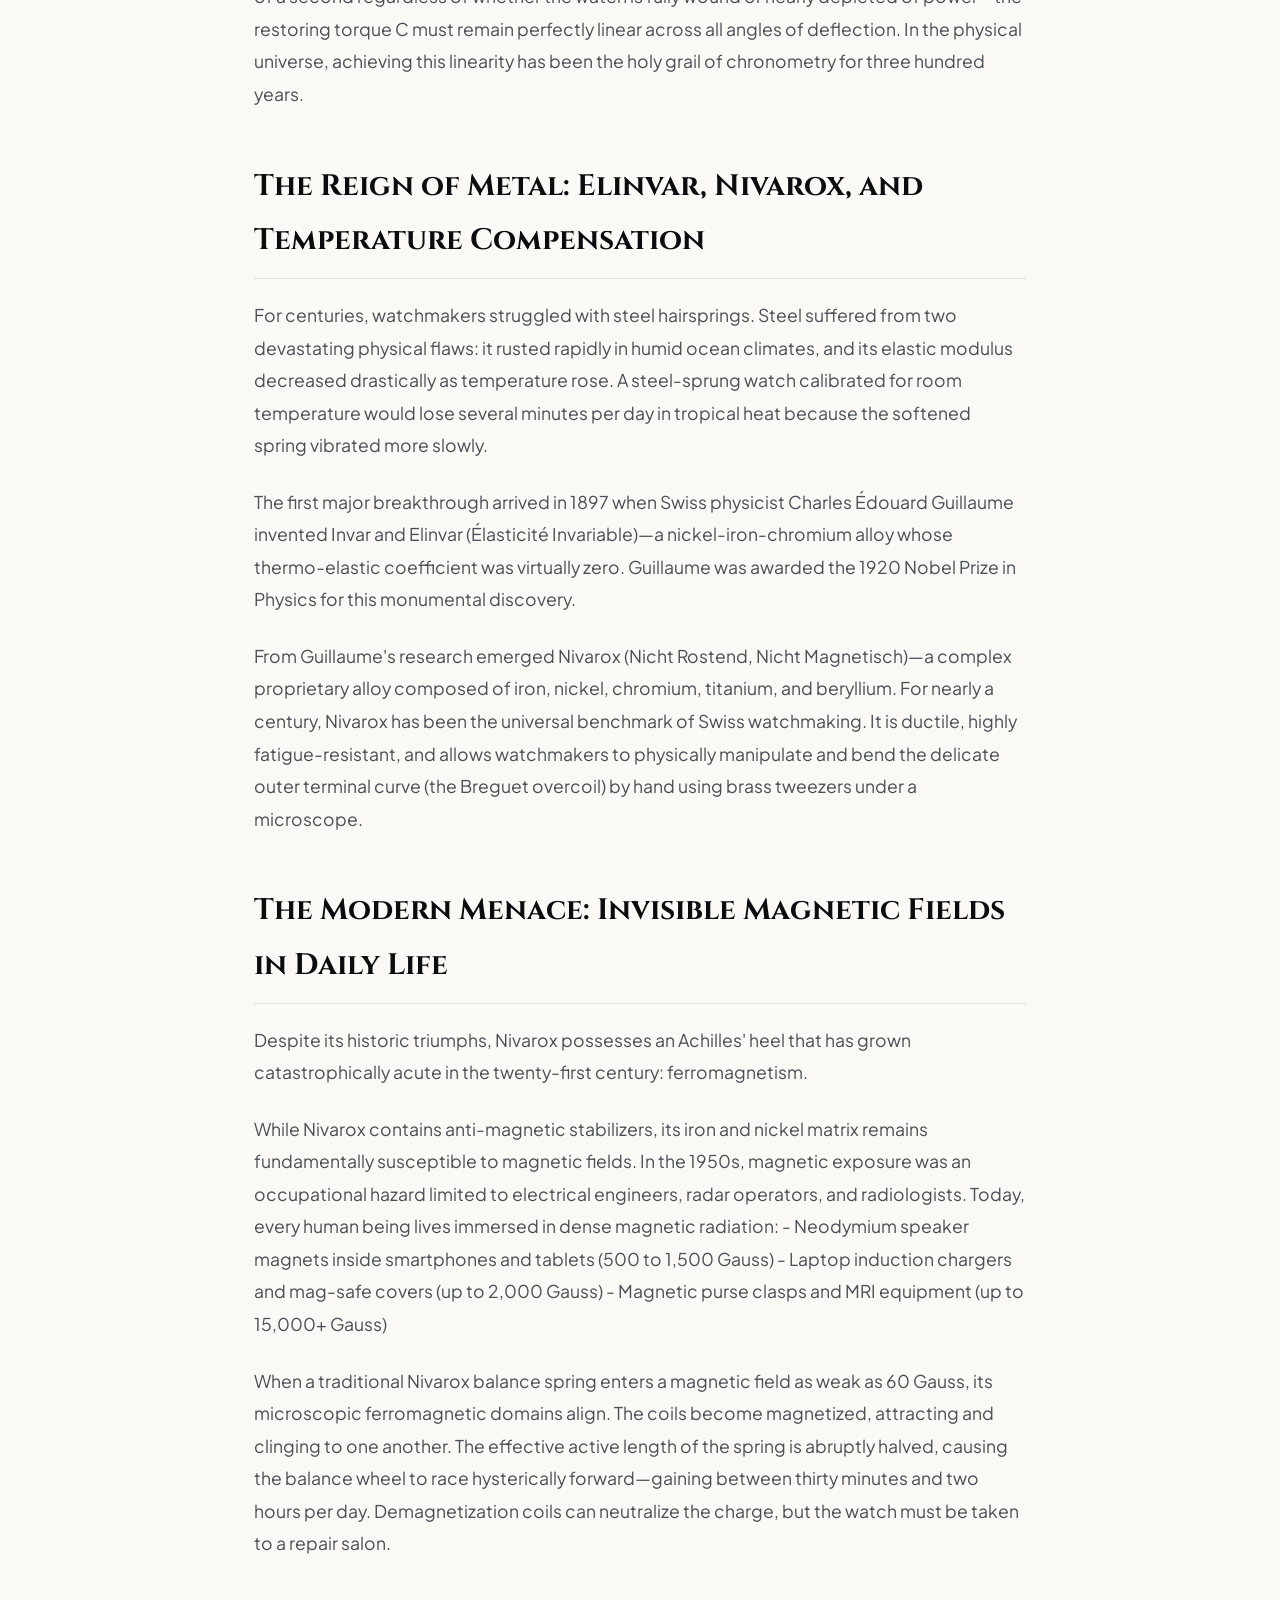
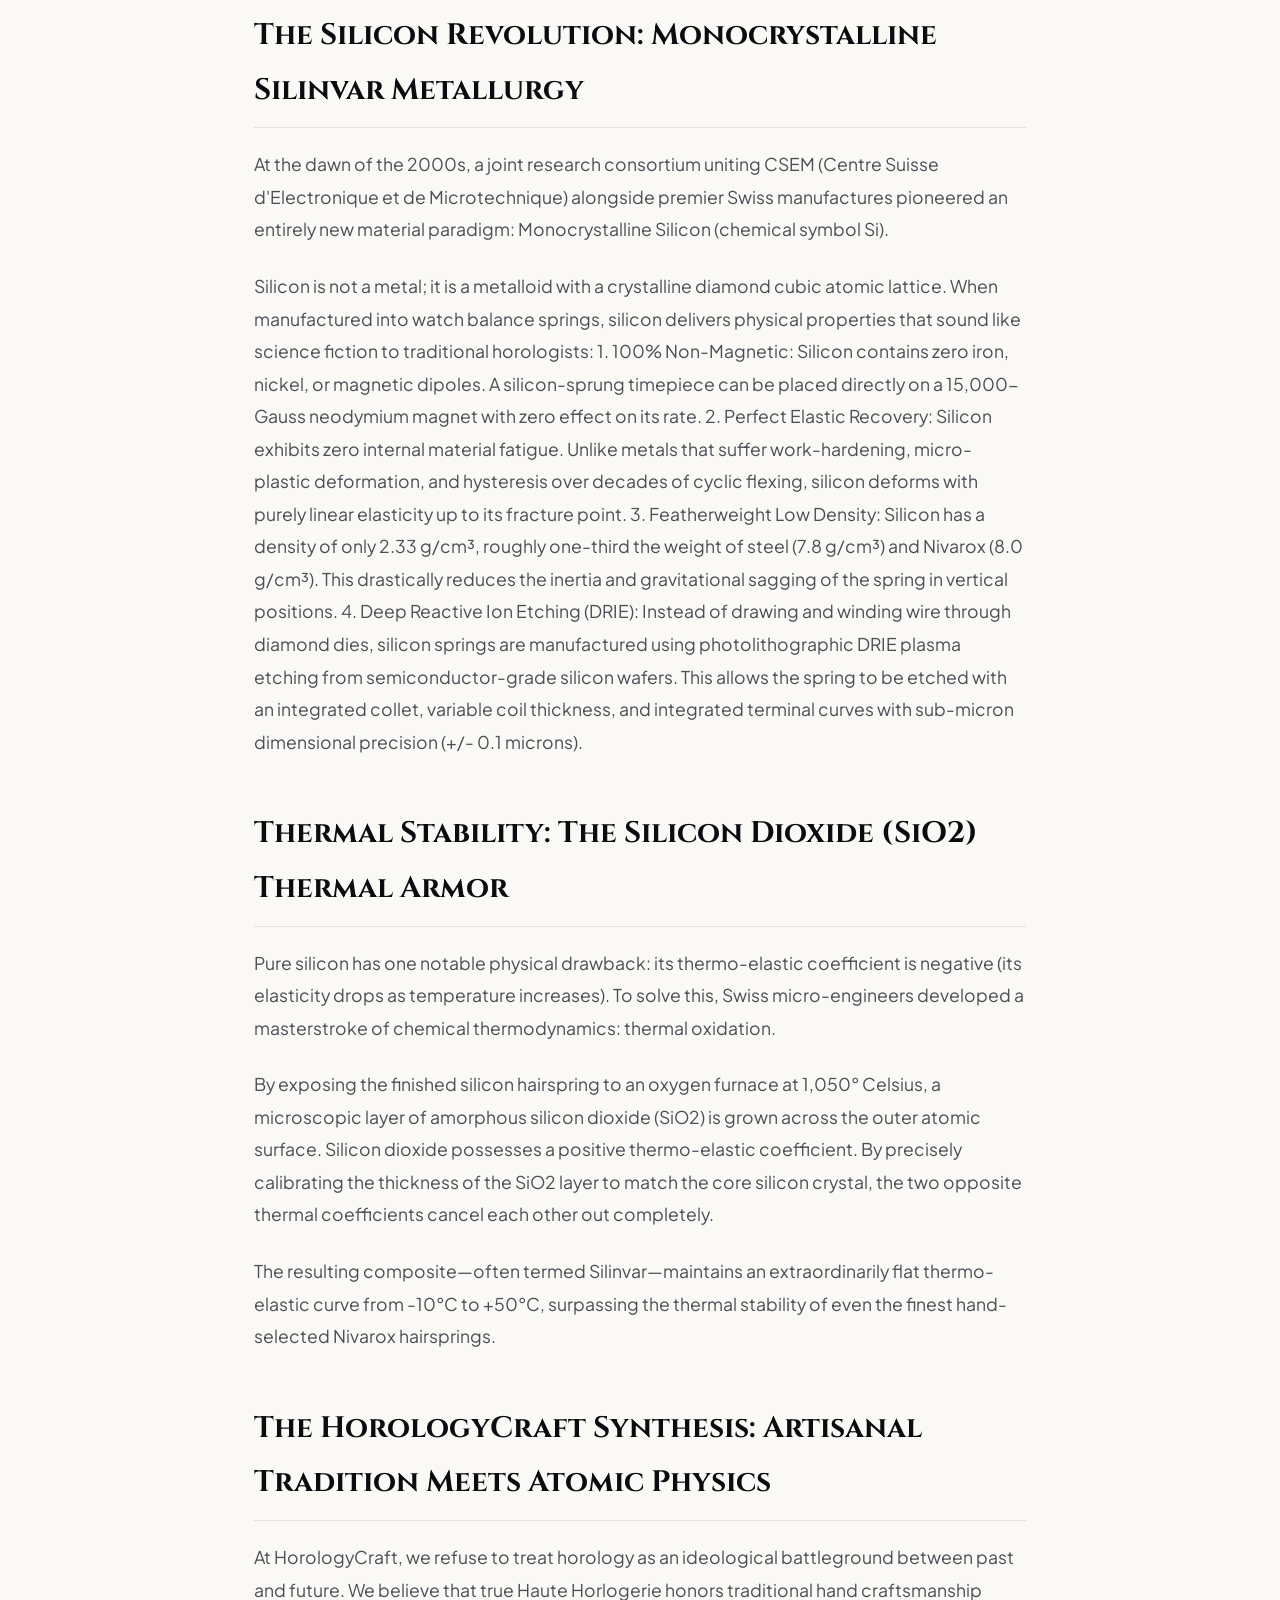
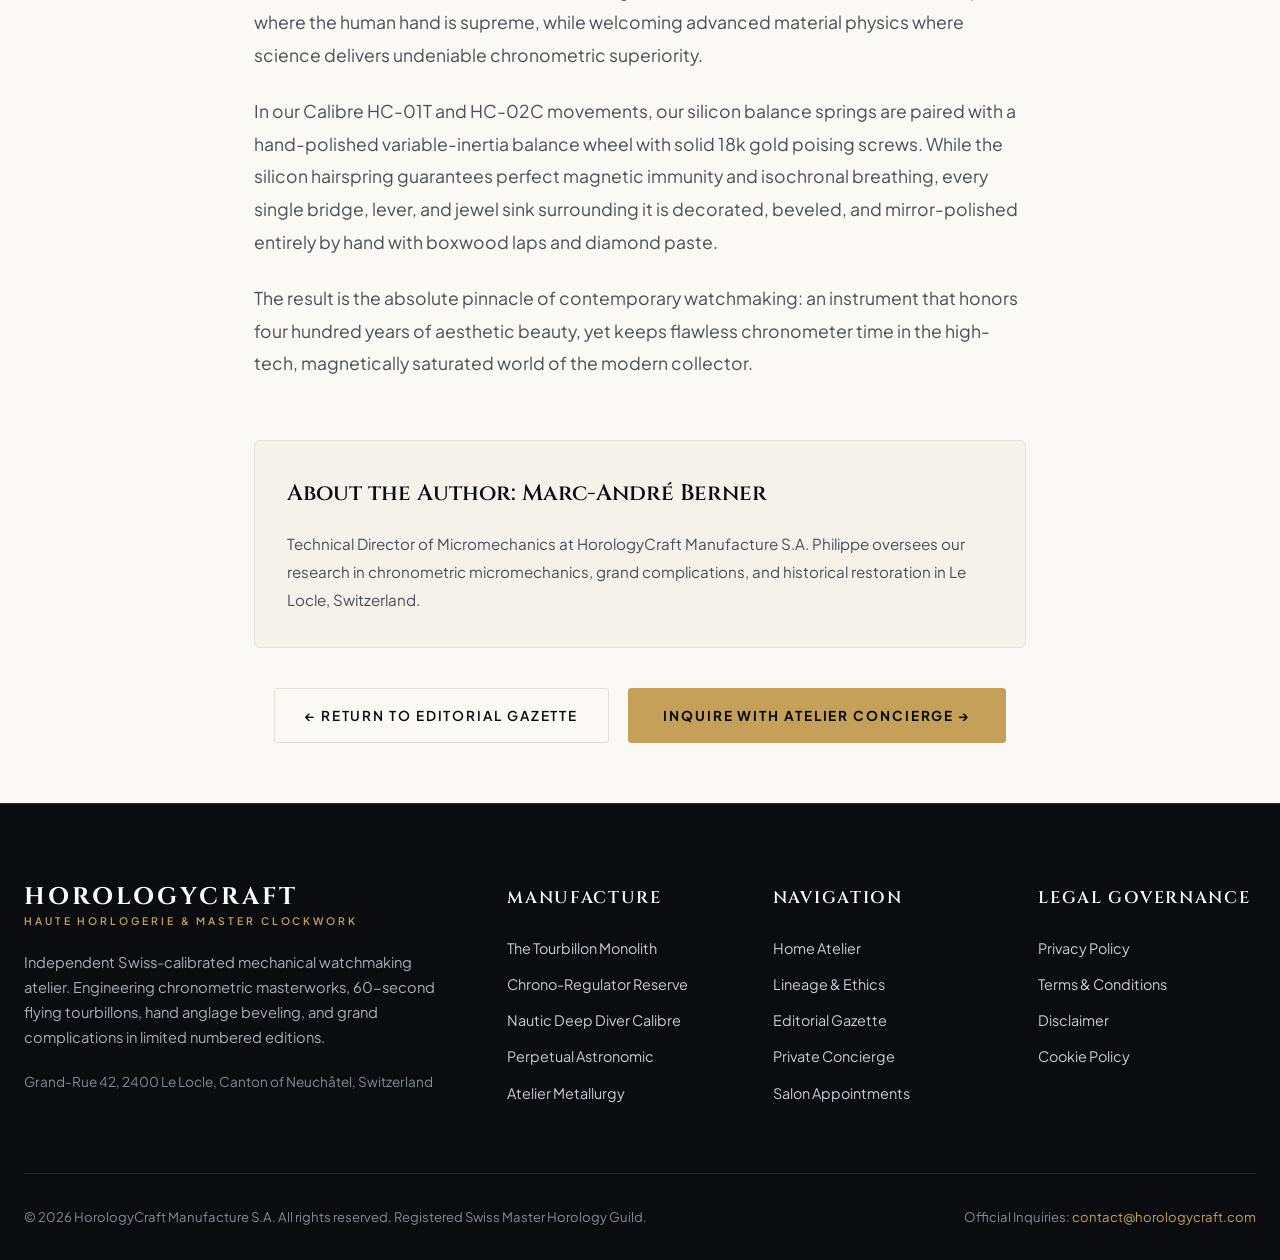
<file: blog/monocrystalline-silicon-hairsprings-versus-nivarox-isochronism.html>
<!DOCTYPE html>
<html lang="en">
<head>
  <meta charset="UTF-8">
  <meta name="viewport" content="width=device-width, initial-scale=1.0">
  <title>Monocrystalline Silicon Hairsprings Versus Nivarox: The Battle for Chronometric Isochronism | HorologyCraft Gazette</title>
  <meta name="description" content="A technical comparative study between traditional Nivarox iron-nickel balance springs and modern DRIE monocrystalline silicon hairsprings in luxury watchmaking.">
  <link rel="canonical" href="https://horologycraft.com/blog/monocrystalline-silicon-hairsprings-versus-nivarox-isochronism.html">
  <link rel="stylesheet" href="../assets/css/style.css?v=2.1">
  <link rel="preconnect" href="https://fonts.googleapis.com">
  <link rel="preconnect" href="https://fonts.gstatic.com" crossorigin>
  <link href="https://fonts.googleapis.com/css2?family=Cinzel:wght@600;700;800&family=Playfair+Display:ital,wght@0,500;0,700;1,400&family=Plus+Jakarta+Sans:wght@400;500;600;700&family=JetBrains+Mono:wght@500;600&display=swap" rel="stylesheet">
  <!-- Google tag (gtag.js) -->
<script async src="https://www.googletagmanager.com/gtag/js?id=G-0LY0HY7L01"></script>
<script>
  window.dataLayer = window.dataLayer || [];
  function gtag(){dataLayer.push(arguments);}
  gtag('js', new Date());

  gtag('config', 'G-0LY0HY7L01');
</script>
</head>
<body>

<div class="reading-progress-bar"></div>

<header class="site-header">
  <div class="container header-inner">
    <a href="../index.php" class="site-logo">
      <span class="logo-main">HorologyCraft</span>
      <span class="logo-tagline">Haute Horlogerie & Atelier</span>
    </a>
    <nav class="desktop-nav">
      <a href="../index.php" class="nav-link">Home</a>
      <a href="../about.html" class="nav-link">Atelier</a>
      <a href="../index.php#timepieces" class="nav-link">Timepieces</a>
      <a href="../index.php#movements" class="nav-link">Movements</a>
      <a href="../blog/" class="nav-link active">Editorial</a>
      <a href="../contact.html" class="nav-link">Concierge</a>
    </nav>
    <div class="header-actions">
      <button type="button" class="search-toggle-btn" aria-label="Search Horology Archive">
        <svg width="15" height="15" viewBox="0 0 24 24" fill="none" stroke="currentColor" stroke-width="2"><circle cx="11" cy="11" r="8"></circle><line x1="21" y1="21" x2="16.65" y2="16.65"></line></svg>
        <span>Search</span>
      </button>
      <a href="../contact.html" class="btn-header-cta">Inquire</a>
      <button type="button" class="mobile-toggle" aria-label="Toggle navigation menu">
        <span></span>
        <span></span>
        <span></span>
      </button>
    </div>
  </div>
</header>
<div class="mobile-drawer-overlay"></div>
<div class="mobile-drawer">
  <div class="drawer-header">
    <div class="site-logo">
      <span class="logo-main" style="font-size: 1.2rem;">HorologyCraft</span>
      <span class="logo-tagline">Haute Horlogerie</span>
    </div>
    <button type="button" class="drawer-close" aria-label="Close navigation menu">&times;</button>
  </div>
  <ul class="mobile-nav-list">
    <li><a href="../index.php" class="mobile-nav-link">Home</a></li>
    <li><a href="../about.html" class="mobile-nav-link">Atelier Heritage</a></li>
    <li><a href="../index.php#timepieces" class="mobile-nav-link">Timepieces</a></li>
    <li><a href="../index.php#movements" class="mobile-nav-link">Movements</a></li>
    <li><a href="../blog/" class="mobile-nav-link">Editorial Gazette</a></li>
    <li><a href="../contact.html" class="mobile-nav-link">Private Concierge</a></li>
    <li class="nav-item-policy"><a href="../privacy-policy.html" class="mobile-nav-link">Privacy Policy</a></li>
    <li class="nav-item-policy"><a href="../terms-and-conditions.html" class="mobile-nav-link">Terms & Conditions</a></li>
    <li class="nav-item-policy"><a href="../disclaimer.html" class="mobile-nav-link">Disclaimer</a></li>
    <li class="nav-item-policy"><a href="../cookie-policy.html" class="mobile-nav-link">Cookie Policy</a></li>
  </ul>
</div>

<div class="breadcrumbs-bar">
  <div class="container">
    <div class="breadcrumbs-list">
      <a href="../index.php">Home</a>
      <span class="breadcrumbs-separator">&rsaquo;</span>
      <a href="./">Editorial Gazette</a>
      <span class="breadcrumbs-separator">&rsaquo;</span>
      <span class="breadcrumbs-current">Monocrystalline Silicon Hairsprings Vers...</span>
    </div>
  </div>
</div>

<main>
  <article>
    <header class="article-hero">
      <div class="container">
        <div class="article-meta">
          <span>August 24, 2026</span>
          <span>&bull;</span>
          <span>15 min read</span>
          <span>&bull;</span>
          <span>Haute Horlogerie Treatise</span>
        </div>
        <h1 class="article-title">Monocrystalline Silicon Hairsprings Versus Nivarox: The Battle for Chronometric Isochronism</h1>
        <div class="blog-author-wrap" style="justify-content: center; margin-top: 20px;">
          <img src="../assets/images/author_marc_andre_berner.jpg" alt="Marc-André Berner" class="blog-author-avatar">
          <div style="text-align: left;">
            <div style="font-weight: 700; color: var(--primary); font-size: 0.95rem;">Marc-André Berner</div>
            <div style="font-size: 0.75rem; color: var(--text-muted);">Technical Director of Micromechanics</div>
          </div>
        </div>
      </div>
    </header>

    <div class="container" style="max-width: 960px; margin: 40px auto 0;">
      <div style="border-radius: var(--radius-md); overflow: hidden; box-shadow: var(--shadow-lg); border: 1px solid var(--border);">
        <img src="../assets/images/blog_silicon_hairspring_isochronism.jpg" alt="Microscopic view of deep reactive ion etched blue monocrystalline silicon hairspring with integrated collet" style="width: 100%; height: auto; max-height: 520px; object-fit: cover;">
      </div>
    </div>

    <div class="article-body-container">
      <h2>The Heart of Mechanical Time: The Resonating Hairspring</h2>
      <p>In any mechanical timepiece, every gear wheel, jeweled pinion, and winding barrel exists for a single ultimate purpose: to deliver controlled energy to the balance spring (hairspring). Originally invented by Christiaan Huygens and Robert Hooke in the seventeenth century, the hairspring is an ultra-fine spiral spring that governs the frequency of the balance wheel.</p>
      <p>The mathematical period of oscillation of a balance assembly is expressed by the classical harmonic oscillator formula:
T = 2π * sqrt(I / C)
where I represents the moment of inertia of the balance wheel, and C is the elastic restoring torque of the hairspring.</p>
      <p>To achieve absolute isochronism—where every oscillation takes precisely the same fraction of a second regardless of whether the watch is fully wound or nearly depleted of power—the restoring torque C must remain perfectly linear across all angles of deflection. In the physical universe, achieving this linearity has been the holy grail of chronometry for three hundred years.</p>
      <h2>The Reign of Metal: Elinvar, Nivarox, and Temperature Compensation</h2>
      <p>For centuries, watchmakers struggled with steel hairsprings. Steel suffered from two devastating physical flaws: it rusted rapidly in humid ocean climates, and its elastic modulus decreased drastically as temperature rose. A steel-sprung watch calibrated for room temperature would lose several minutes per day in tropical heat because the softened spring vibrated more slowly.</p>
      <p>The first major breakthrough arrived in 1897 when Swiss physicist Charles Édouard Guillaume invented Invar and Elinvar (Élasticité Invariable)—a nickel-iron-chromium alloy whose thermo-elastic coefficient was virtually zero. Guillaume was awarded the 1920 Nobel Prize in Physics for this monumental discovery.</p>
      <p>From Guillaume's research emerged Nivarox (Nicht Rostend, Nicht Magnetisch)—a complex proprietary alloy composed of iron, nickel, chromium, titanium, and beryllium. For nearly a century, Nivarox has been the universal benchmark of Swiss watchmaking. It is ductile, highly fatigue-resistant, and allows watchmakers to physically manipulate and bend the delicate outer terminal curve (the Breguet overcoil) by hand using brass tweezers under a microscope.</p>
      <h2>The Modern Menace: Invisible Magnetic Fields in Daily Life</h2>
      <p>Despite its historic triumphs, Nivarox possesses an Achilles' heel that has grown catastrophically acute in the twenty-first century: ferromagnetism.</p>
      <p>While Nivarox contains anti-magnetic stabilizers, its iron and nickel matrix remains fundamentally susceptible to magnetic fields. In the 1950s, magnetic exposure was an occupational hazard limited to electrical engineers, radar operators, and radiologists. Today, every human being lives immersed in dense magnetic radiation:
- Neodymium speaker magnets inside smartphones and tablets (500 to 1,500 Gauss)
- Laptop induction chargers and mag-safe covers (up to 2,000 Gauss)
- Magnetic purse clasps and MRI equipment (up to 15,000+ Gauss)</p>
      <p>When a traditional Nivarox balance spring enters a magnetic field as weak as 60 Gauss, its microscopic ferromagnetic domains align. The coils become magnetized, attracting and clinging to one another. The effective active length of the spring is abruptly halved, causing the balance wheel to race hysterically forward—gaining between thirty minutes and two hours per day. Demagnetization coils can neutralize the charge, but the watch must be taken to a repair salon.</p>
      <h2>The Silicon Revolution: Monocrystalline Silinvar Metallurgy</h2>
      <p>At the dawn of the 2000s, a joint research consortium uniting CSEM (Centre Suisse d'Electronique et de Microtechnique) alongside premier Swiss manufactures pioneered an entirely new material paradigm: Monocrystalline Silicon (chemical symbol Si).</p>
      <p>Silicon is not a metal; it is a metalloid with a crystalline diamond cubic atomic lattice. When manufactured into watch balance springs, silicon delivers physical properties that sound like science fiction to traditional horologists:
1. 100% Non-Magnetic: Silicon contains zero iron, nickel, or magnetic dipoles. A silicon-sprung timepiece can be placed directly on a 15,000-Gauss neodymium magnet with zero effect on its rate.
2. Perfect Elastic Recovery: Silicon exhibits zero internal material fatigue. Unlike metals that suffer work-hardening, micro-plastic deformation, and hysteresis over decades of cyclic flexing, silicon deforms with purely linear elasticity up to its fracture point.
3. Featherweight Low Density: Silicon has a density of only 2.33 g/cm³, roughly one-third the weight of steel (7.8 g/cm³) and Nivarox (8.0 g/cm³). This drastically reduces the inertia and gravitational sagging of the spring in vertical positions.
4. Deep Reactive Ion Etching (DRIE): Instead of drawing and winding wire through diamond dies, silicon springs are manufactured using photolithographic DRIE plasma etching from semiconductor-grade silicon wafers. This allows the spring to be etched with an integrated collet, variable coil thickness, and integrated terminal curves with sub-micron dimensional precision (+/- 0.1 microns).</p>
      <h2>Thermal Stability: The Silicon Dioxide (SiO2) Thermal Armor</h2>
      <p>Pure silicon has one notable physical drawback: its thermo-elastic coefficient is negative (its elasticity drops as temperature increases). To solve this, Swiss micro-engineers developed a masterstroke of chemical thermodynamics: thermal oxidation.</p>
      <p>By exposing the finished silicon hairspring to an oxygen furnace at 1,050° Celsius, a microscopic layer of amorphous silicon dioxide (SiO2) is grown across the outer atomic surface. Silicon dioxide possesses a positive thermo-elastic coefficient. By precisely calibrating the thickness of the SiO2 layer to match the core silicon crystal, the two opposite thermal coefficients cancel each other out completely.</p>
      <p>The resulting composite—often termed Silinvar—maintains an extraordinarily flat thermo-elastic curve from -10°C to +50°C, surpassing the thermal stability of even the finest hand-selected Nivarox hairsprings.</p>
      <h2>The HorologyCraft Synthesis: Artisanal Tradition Meets Atomic Physics</h2>
      <p>At HorologyCraft, we refuse to treat horology as an ideological battleground between past and future. We believe that true Haute Horlogerie honors traditional hand craftsmanship where the human hand is supreme, while welcoming advanced material physics where science delivers undeniable chronometric superiority.</p>
      <p>In our Calibre HC-01T and HC-02C movements, our silicon balance springs are paired with a hand-polished variable-inertia balance wheel with solid 18k gold poising screws. While the silicon hairspring guarantees perfect magnetic immunity and isochronal breathing, every single bridge, lever, and jewel sink surrounding it is decorated, beveled, and mirror-polished entirely by hand with boxwood laps and diamond paste.</p>
      <p>The result is the absolute pinnacle of contemporary watchmaking: an instrument that honors four hundred years of aesthetic beauty, yet keeps flawless chronometer time in the high-tech, magnetically saturated world of the modern collector.</p>
      <div style="margin-top: 60px; padding: 32px; background: var(--bg-elevated); border: 1px solid var(--border); border-radius: var(--radius-md);">
        <h3 style="margin-top: 0; color: var(--primary);">About the Author: Marc-André Berner</h3>
        <p style="margin-bottom: 0; font-size: 0.95rem; color: var(--text-secondary);">Technical Director of Micromechanics at HorologyCraft Manufacture S.A. Philippe oversees our research in chronometric micromechanics, grand complications, and historical restoration in Le Locle, Switzerland.</p>
      </div>

      <div style="margin-top: 40px; text-align: center;">
        <a href="./" class="btn-secondary" style="color: var(--primary); border-color: var(--border);">&larr; Return to Editorial Gazette</a>
        <a href="../contact.html" class="btn-primary" style="margin-left: 16px;">Inquire with Atelier Concierge &rarr;</a>
      </div>
    </div>
  </article>
</main>

<footer class="site-footer">
  <div class="container">
    <div class="footer-grid">
      <div class="footer-col">
        <div class="site-logo" style="margin-bottom: 20px;">
          <span class="logo-main" style="color: #ffffff;">HorologyCraft</span>
          <span class="logo-tagline" style="color: var(--accent);">Haute Horlogerie & Master Clockwork</span>
        </div>
        <p>Independent Swiss-calibrated mechanical watchmaking atelier. Engineering chronometric masterworks, 60-second flying tourbillons, hand anglage beveling, and grand complications in limited numbered editions.</p>
        <p style="font-size: 0.85rem; color: #838b96;">Grand-Rue 42, 2400 Le Locle, Canton of Neuchâtel, Switzerland</p>
      </div>
      <div class="footer-col">
        <h4>Manufacture</h4>
        <ul class="footer-links">
          <li><a href="../index.php#timepieces">The Tourbillon Monolith</a></li>
          <li><a href="../index.php#timepieces">Chrono-Regulator Reserve</a></li>
          <li><a href="../index.php#timepieces">Nautic Deep Diver Calibre</a></li>
          <li><a href="../index.php#timepieces">Perpetual Astronomic</a></li>
          <li><a href="../about.html">Atelier Metallurgy</a></li>
        </ul>
      </div>
      <div class="footer-col">
        <h4>Navigation</h4>
        <ul class="footer-links">
          <li><a href="../index.php">Home Atelier</a></li>
          <li><a href="../about.html">Lineage & Ethics</a></li>
          <li><a href="../blog/">Editorial Gazette</a></li>
          <li><a href="../contact.html">Private Concierge</a></li>
          <li><a href="../contact.html#appointments">Salon Appointments</a></li>
        </ul>
      </div>
      <div class="footer-col">
        <h4>Legal Governance</h4>
        <ul class="footer-links">
          <li><a href="../privacy-policy.html">Privacy Policy</a></li>
          <li><a href="../terms-and-conditions.html">Terms & Conditions</a></li>
          <li><a href="../disclaimer.html">Disclaimer</a></li>
          <li><a href="../cookie-policy.html">Cookie Policy</a></li>
        </ul>
      </div>
    </div>
    <div class="footer-bottom">
      <div>&copy; 2026 HorologyCraft Manufacture S.A. All rights reserved. Registered Swiss Master Horology Guild.</div>
      <div>Official Inquiries: <a href="mailto:contact@horologycraft.com" style="color: var(--accent);">contact@horologycraft.com</a></div>
    </div>
  </div>
</footer>
<div class="search-modal">
  <div class="search-modal-box">
    <div class="search-modal-header">
      <input type="text" class="search-input" placeholder="Search calibres, complications, technical treatises...">
      <button type="button" class="search-close-btn">&times;</button>
    </div>
    <div class="search-results-list">
      <div style="padding:16px 20px;color:var(--text-muted);font-size:0.85rem;">Type a complication, calibre, or topic to search...</div>
    </div>
  </div>
</div>

<script src="../assets/js/main.js?v=2.1"></script>
</body>
</html>
</file>
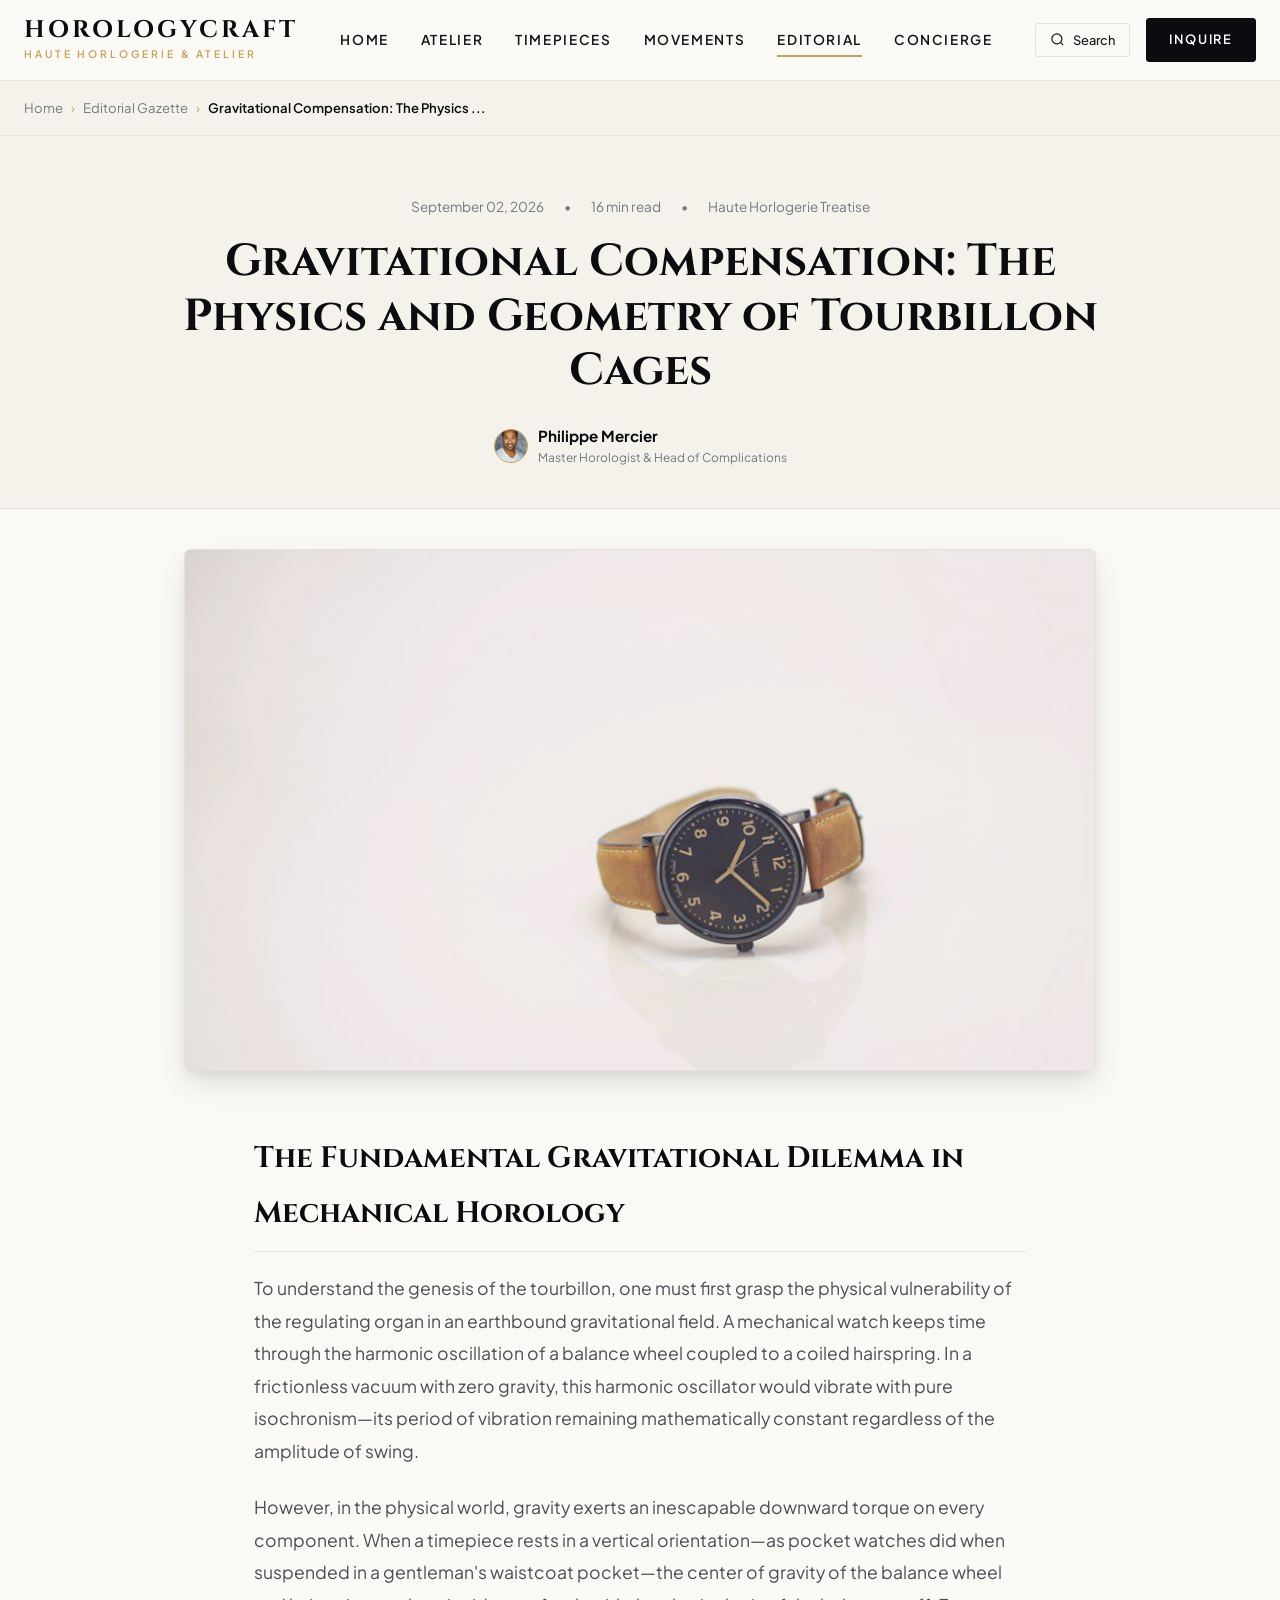
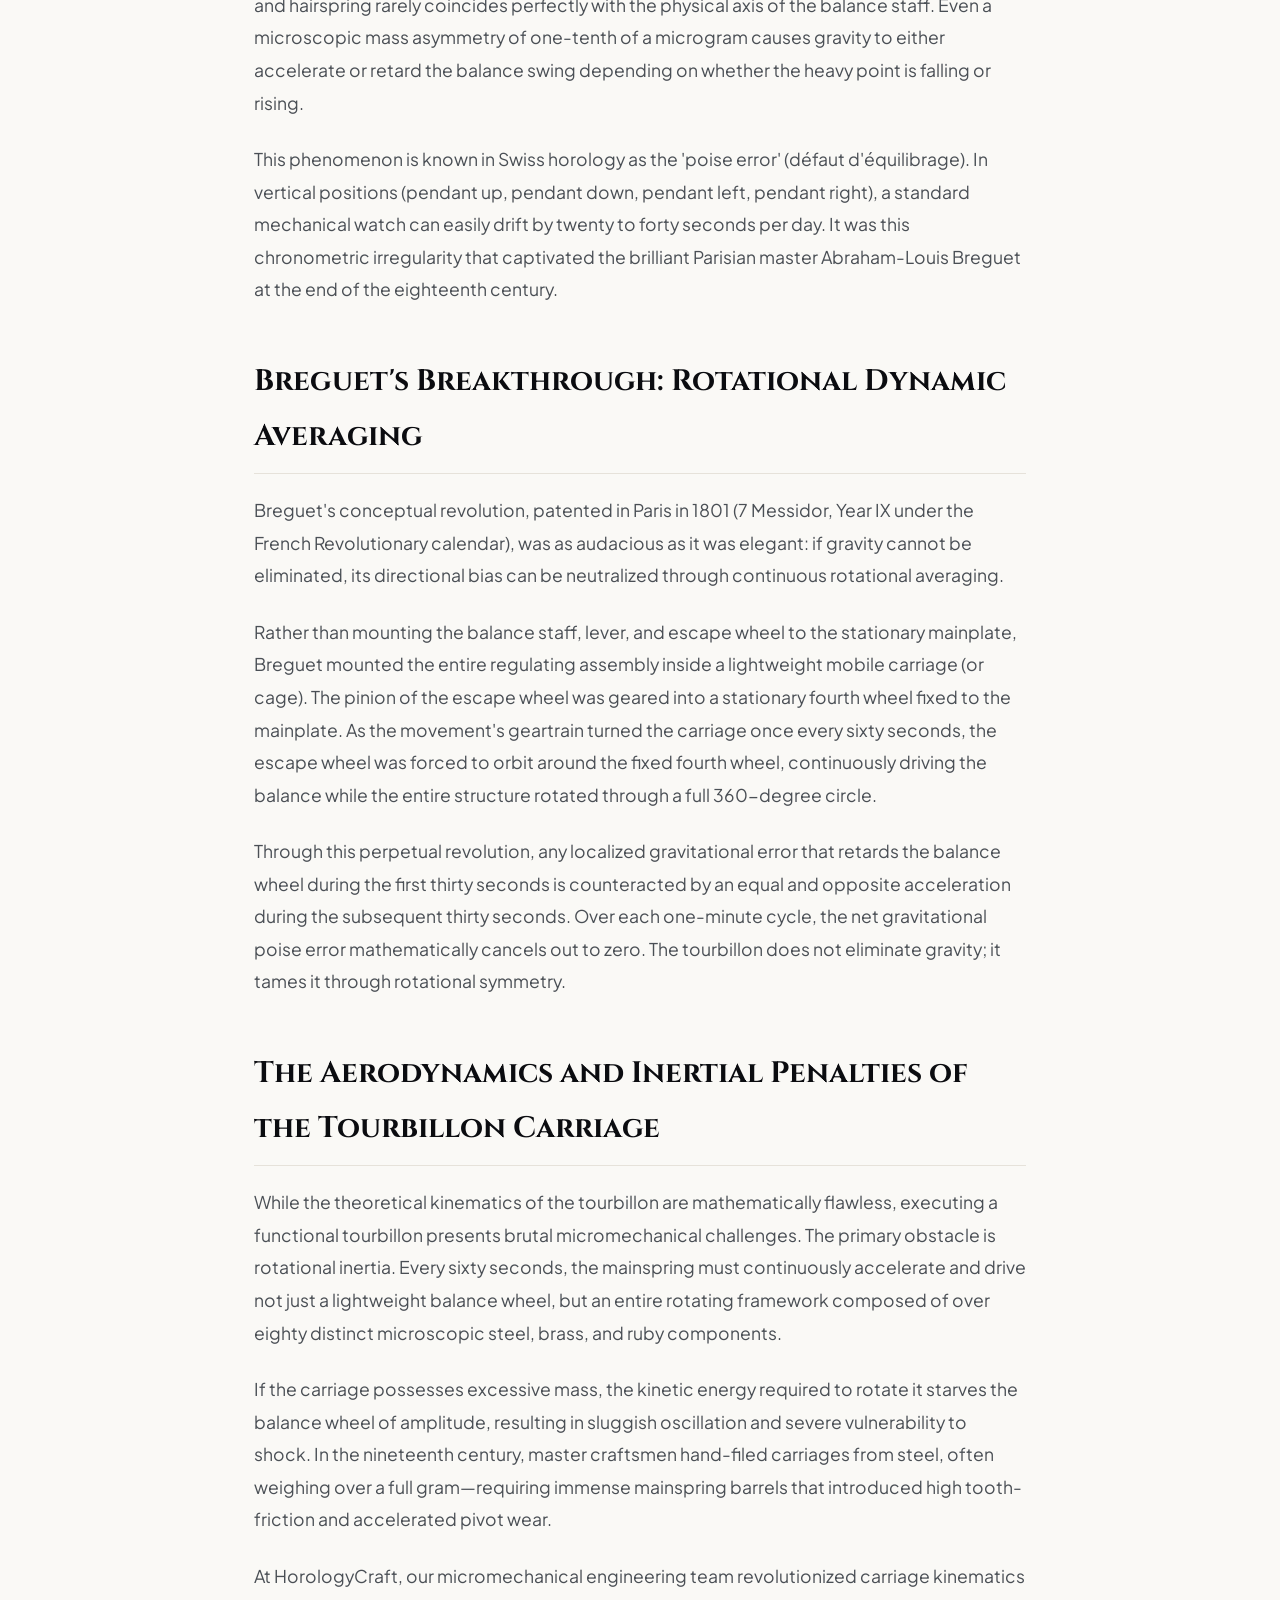
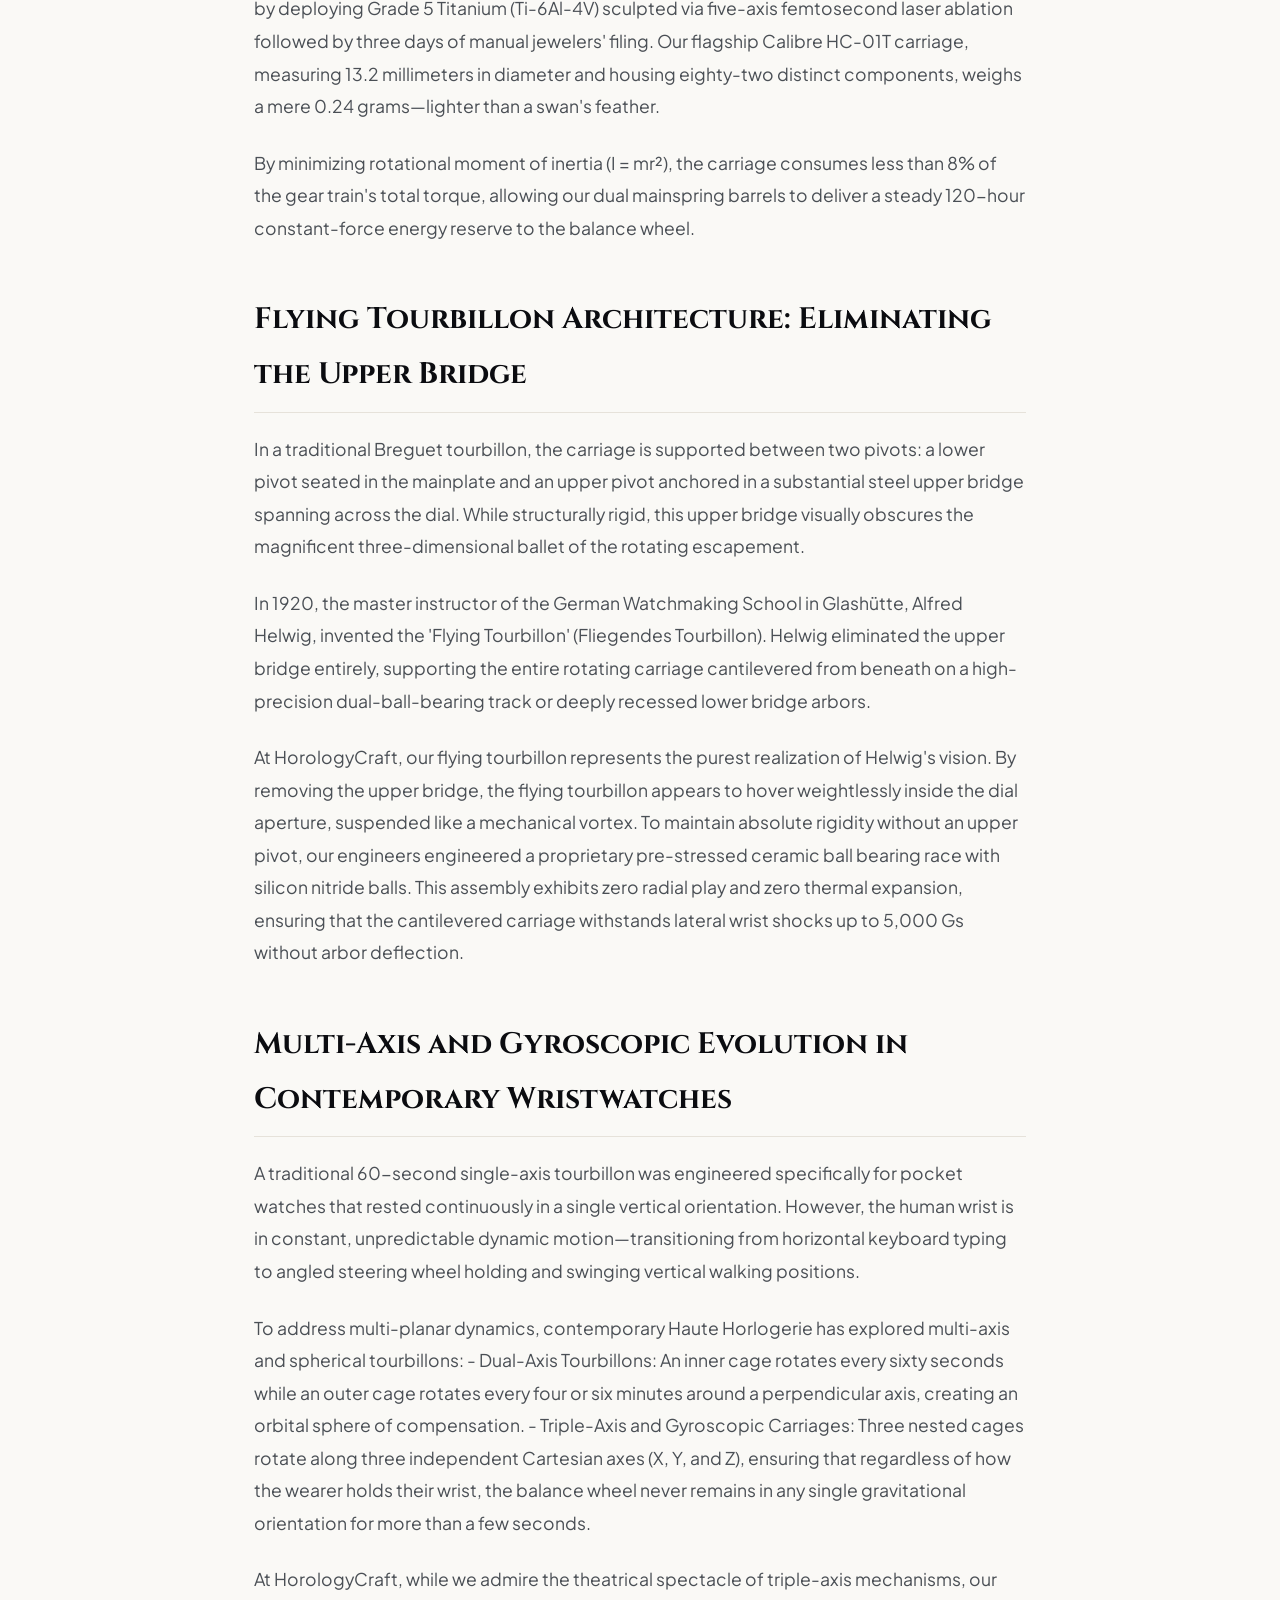
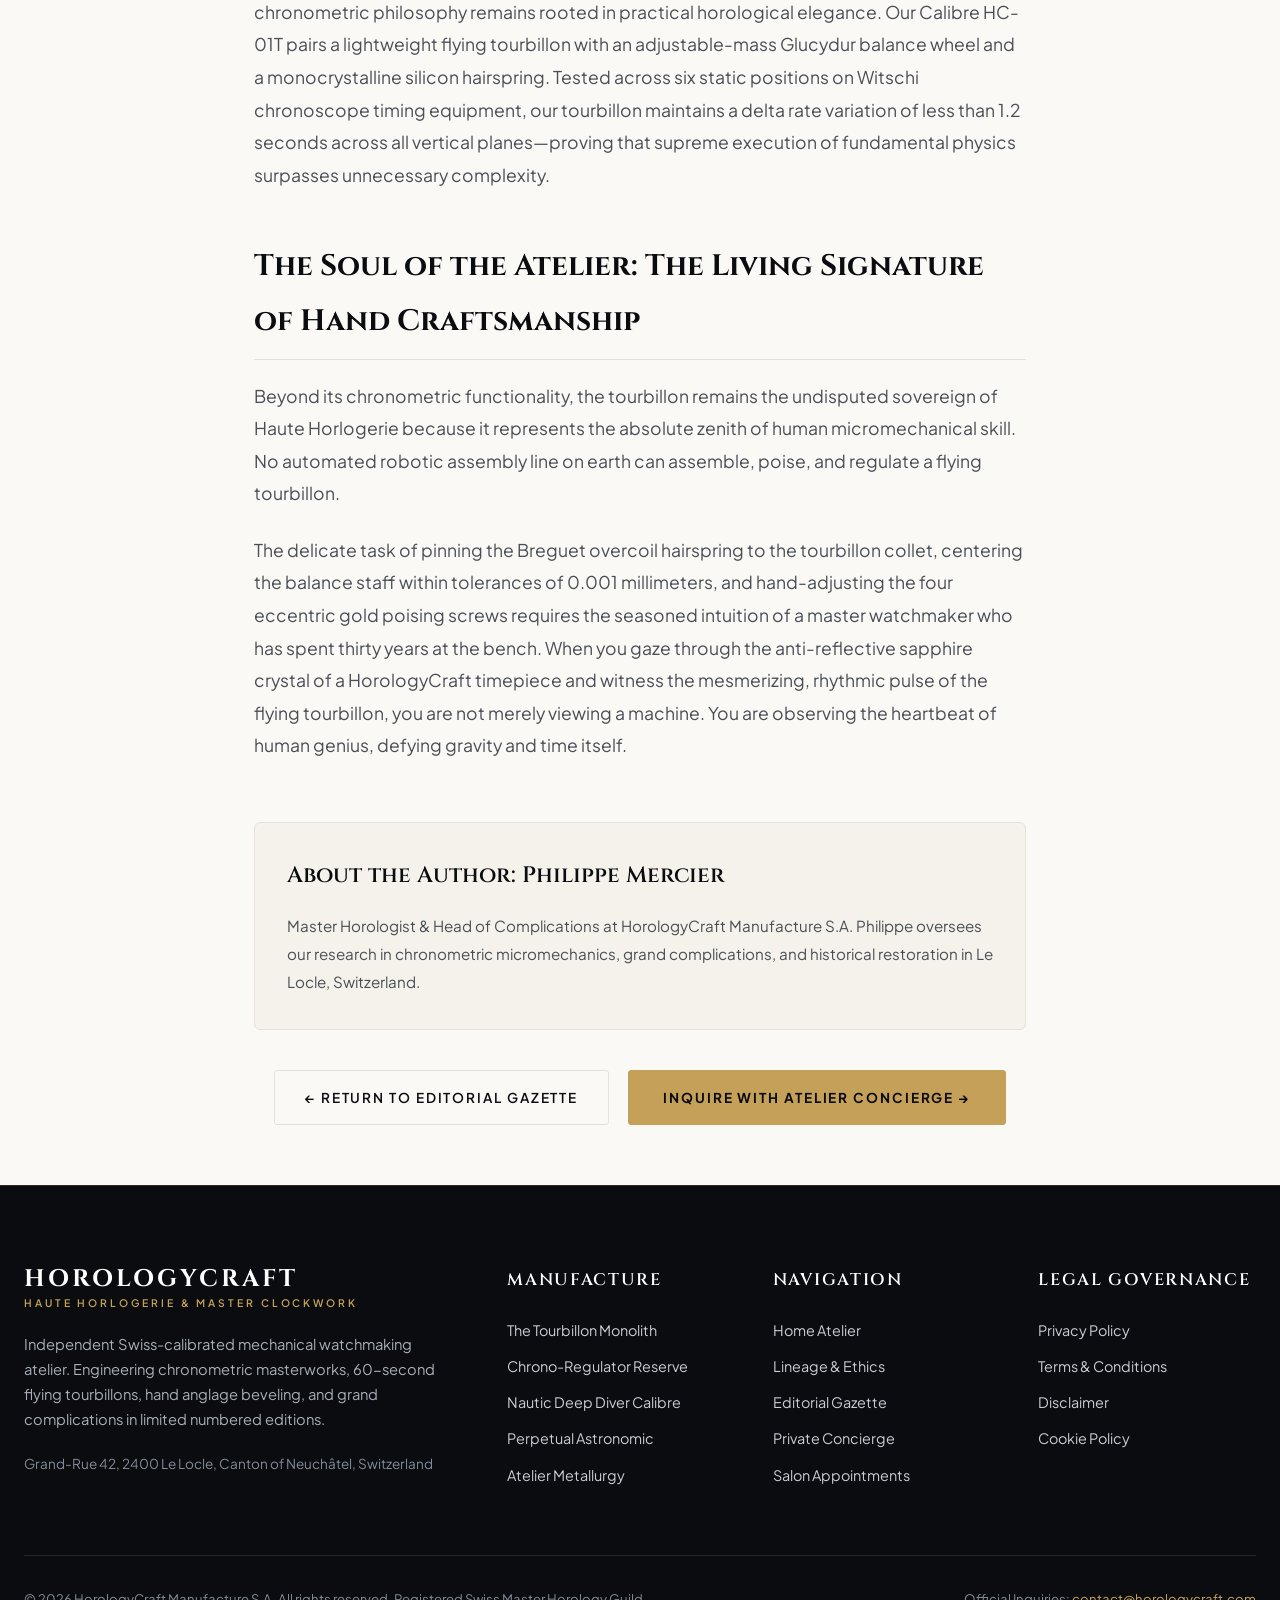
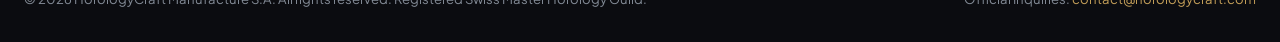
<file: blog/tourbillon-gravitational-compensation-and-cage-inertia.html>
<!DOCTYPE html>
<html lang="en">
<head>
  <meta charset="UTF-8">
  <meta name="viewport" content="width=device-width, initial-scale=1.0">
  <title>Gravitational Compensation: The Physics and Geometry of Tourbillon Cages | HorologyCraft Gazette</title>
  <meta name="description" content="An in-depth horological analysis of Abraham-Louis Breguet's tourbillon invention, carriage rotational inertia, and flying tourbillon kinematics.">
  <link rel="canonical" href="https://horologycraft.com/blog/tourbillon-gravitational-compensation-and-cage-inertia.html">
  <link rel="stylesheet" href="../assets/css/style.css?v=2.1">
  <link rel="preconnect" href="https://fonts.googleapis.com">
  <link rel="preconnect" href="https://fonts.gstatic.com" crossorigin>
  <link href="https://fonts.googleapis.com/css2?family=Cinzel:wght@600;700;800&family=Playfair+Display:ital,wght@0,500;0,700;1,400&family=Plus+Jakarta+Sans:wght@400;500;600;700&family=JetBrains+Mono:wght@500;600&display=swap" rel="stylesheet">
  <!-- Google tag (gtag.js) -->
<script async src="https://www.googletagmanager.com/gtag/js?id=G-0LY0HY7L01"></script>
<script>
  window.dataLayer = window.dataLayer || [];
  function gtag(){dataLayer.push(arguments);}
  gtag('js', new Date());

  gtag('config', 'G-0LY0HY7L01');
</script>
</head>
<body>

<div class="reading-progress-bar"></div>

<header class="site-header">
  <div class="container header-inner">
    <a href="../index.php" class="site-logo">
      <span class="logo-main">HorologyCraft</span>
      <span class="logo-tagline">Haute Horlogerie & Atelier</span>
    </a>
    <nav class="desktop-nav">
      <a href="../index.php" class="nav-link">Home</a>
      <a href="../about.html" class="nav-link">Atelier</a>
      <a href="../index.php#timepieces" class="nav-link">Timepieces</a>
      <a href="../index.php#movements" class="nav-link">Movements</a>
      <a href="../blog/" class="nav-link active">Editorial</a>
      <a href="../contact.html" class="nav-link">Concierge</a>
    </nav>
    <div class="header-actions">
      <button type="button" class="search-toggle-btn" aria-label="Search Horology Archive">
        <svg width="15" height="15" viewBox="0 0 24 24" fill="none" stroke="currentColor" stroke-width="2"><circle cx="11" cy="11" r="8"></circle><line x1="21" y1="21" x2="16.65" y2="16.65"></line></svg>
        <span>Search</span>
      </button>
      <a href="../contact.html" class="btn-header-cta">Inquire</a>
      <button type="button" class="mobile-toggle" aria-label="Toggle navigation menu">
        <span></span>
        <span></span>
        <span></span>
      </button>
    </div>
  </div>
</header>
<div class="mobile-drawer-overlay"></div>
<div class="mobile-drawer">
  <div class="drawer-header">
    <div class="site-logo">
      <span class="logo-main" style="font-size: 1.2rem;">HorologyCraft</span>
      <span class="logo-tagline">Haute Horlogerie</span>
    </div>
    <button type="button" class="drawer-close" aria-label="Close navigation menu">&times;</button>
  </div>
  <ul class="mobile-nav-list">
    <li><a href="../index.php" class="mobile-nav-link">Home</a></li>
    <li><a href="../about.html" class="mobile-nav-link">Atelier Heritage</a></li>
    <li><a href="../index.php#timepieces" class="mobile-nav-link">Timepieces</a></li>
    <li><a href="../index.php#movements" class="mobile-nav-link">Movements</a></li>
    <li><a href="../blog/" class="mobile-nav-link">Editorial Gazette</a></li>
    <li><a href="../contact.html" class="mobile-nav-link">Private Concierge</a></li>
    <li class="nav-item-policy"><a href="../privacy-policy.html" class="mobile-nav-link">Privacy Policy</a></li>
    <li class="nav-item-policy"><a href="../terms-and-conditions.html" class="mobile-nav-link">Terms & Conditions</a></li>
    <li class="nav-item-policy"><a href="../disclaimer.html" class="mobile-nav-link">Disclaimer</a></li>
    <li class="nav-item-policy"><a href="../cookie-policy.html" class="mobile-nav-link">Cookie Policy</a></li>
  </ul>
</div>

<div class="breadcrumbs-bar">
  <div class="container">
    <div class="breadcrumbs-list">
      <a href="../index.php">Home</a>
      <span class="breadcrumbs-separator">&rsaquo;</span>
      <a href="./">Editorial Gazette</a>
      <span class="breadcrumbs-separator">&rsaquo;</span>
      <span class="breadcrumbs-current">Gravitational Compensation: The Physics ...</span>
    </div>
  </div>
</div>

<main>
  <article>
    <header class="article-hero">
      <div class="container">
        <div class="article-meta">
          <span>September 02, 2026</span>
          <span>&bull;</span>
          <span>16 min read</span>
          <span>&bull;</span>
          <span>Haute Horlogerie Treatise</span>
        </div>
        <h1 class="article-title">Gravitational Compensation: The Physics and Geometry of Tourbillon Cages</h1>
        <div class="blog-author-wrap" style="justify-content: center; margin-top: 20px;">
          <img src="../assets/images/author_philippe_dufour_style.jpg" alt="Philippe Mercier" class="blog-author-avatar">
          <div style="text-align: left;">
            <div style="font-weight: 700; color: var(--primary); font-size: 0.95rem;">Philippe Mercier</div>
            <div style="font-size: 0.75rem; color: var(--text-muted);">Master Horologist & Head of Complications</div>
          </div>
        </div>
      </div>
    </header>

    <div class="container" style="max-width: 960px; margin: 40px auto 0;">
      <div style="border-radius: var(--radius-md); overflow: hidden; box-shadow: var(--shadow-lg); border: 1px solid var(--border);">
        <img src="../assets/images/blog_tourbillon_gravitational_compensation.jpg" alt="Close-up photograph of a skeletonized flying tourbillon cage with gold poising screws vibrating at 21,600 vph" style="width: 100%; height: auto; max-height: 520px; object-fit: cover;">
      </div>
    </div>

    <div class="article-body-container">
      <h2>The Fundamental Gravitational Dilemma in Mechanical Horology</h2>
      <p>To understand the genesis of the tourbillon, one must first grasp the physical vulnerability of the regulating organ in an earthbound gravitational field. A mechanical watch keeps time through the harmonic oscillation of a balance wheel coupled to a coiled hairspring. In a frictionless vacuum with zero gravity, this harmonic oscillator would vibrate with pure isochronism—its period of vibration remaining mathematically constant regardless of the amplitude of swing.</p>
      <p>However, in the physical world, gravity exerts an inescapable downward torque on every component. When a timepiece rests in a vertical orientation—as pocket watches did when suspended in a gentleman's waistcoat pocket—the center of gravity of the balance wheel and hairspring rarely coincides perfectly with the physical axis of the balance staff. Even a microscopic mass asymmetry of one-tenth of a microgram causes gravity to either accelerate or retard the balance swing depending on whether the heavy point is falling or rising.</p>
      <p>This phenomenon is known in Swiss horology as the 'poise error' (défaut d'équilibrage). In vertical positions (pendant up, pendant down, pendant left, pendant right), a standard mechanical watch can easily drift by twenty to forty seconds per day. It was this chronometric irregularity that captivated the brilliant Parisian master Abraham-Louis Breguet at the end of the eighteenth century.</p>
      <h2>Breguet's Breakthrough: Rotational Dynamic Averaging</h2>
      <p>Breguet's conceptual revolution, patented in Paris in 1801 (7 Messidor, Year IX under the French Revolutionary calendar), was as audacious as it was elegant: if gravity cannot be eliminated, its directional bias can be neutralized through continuous rotational averaging.</p>
      <p>Rather than mounting the balance staff, lever, and escape wheel to the stationary mainplate, Breguet mounted the entire regulating assembly inside a lightweight mobile carriage (or cage). The pinion of the escape wheel was geared into a stationary fourth wheel fixed to the mainplate. As the movement's geartrain turned the carriage once every sixty seconds, the escape wheel was forced to orbit around the fixed fourth wheel, continuously driving the balance while the entire structure rotated through a full 360-degree circle.</p>
      <p>Through this perpetual revolution, any localized gravitational error that retards the balance wheel during the first thirty seconds is counteracted by an equal and opposite acceleration during the subsequent thirty seconds. Over each one-minute cycle, the net gravitational poise error mathematically cancels out to zero. The tourbillon does not eliminate gravity; it tames it through rotational symmetry.</p>
      <h2>The Aerodynamics and Inertial Penalties of the Tourbillon Carriage</h2>
      <p>While the theoretical kinematics of the tourbillon are mathematically flawless, executing a functional tourbillon presents brutal micromechanical challenges. The primary obstacle is rotational inertia. Every sixty seconds, the mainspring must continuously accelerate and drive not just a lightweight balance wheel, but an entire rotating framework composed of over eighty distinct microscopic steel, brass, and ruby components.</p>
      <p>If the carriage possesses excessive mass, the kinetic energy required to rotate it starves the balance wheel of amplitude, resulting in sluggish oscillation and severe vulnerability to shock. In the nineteenth century, master craftsmen hand-filed carriages from steel, often weighing over a full gram—requiring immense mainspring barrels that introduced high tooth-friction and accelerated pivot wear.</p>
      <p>At HorologyCraft, our micromechanical engineering team revolutionized carriage kinematics by deploying Grade 5 Titanium (Ti-6Al-4V) sculpted via five-axis femtosecond laser ablation followed by three days of manual jewelers' filing. Our flagship Calibre HC-01T carriage, measuring 13.2 millimeters in diameter and housing eighty-two distinct components, weighs a mere 0.24 grams—lighter than a swan's feather.</p>
      <p>By minimizing rotational moment of inertia (I = mr²), the carriage consumes less than 8% of the gear train's total torque, allowing our dual mainspring barrels to deliver a steady 120-hour constant-force energy reserve to the balance wheel.</p>
      <h2>Flying Tourbillon Architecture: Eliminating the Upper Bridge</h2>
      <p>In a traditional Breguet tourbillon, the carriage is supported between two pivots: a lower pivot seated in the mainplate and an upper pivot anchored in a substantial steel upper bridge spanning across the dial. While structurally rigid, this upper bridge visually obscures the magnificent three-dimensional ballet of the rotating escapement.</p>
      <p>In 1920, the master instructor of the German Watchmaking School in Glashütte, Alfred Helwig, invented the 'Flying Tourbillon' (Fliegendes Tourbillon). Helwig eliminated the upper bridge entirely, supporting the entire rotating carriage cantilevered from beneath on a high-precision dual-ball-bearing track or deeply recessed lower bridge arbors.</p>
      <p>At HorologyCraft, our flying tourbillon represents the purest realization of Helwig's vision. By removing the upper bridge, the flying tourbillon appears to hover weightlessly inside the dial aperture, suspended like a mechanical vortex. To maintain absolute rigidity without an upper pivot, our engineers engineered a proprietary pre-stressed ceramic ball bearing race with silicon nitride balls. This assembly exhibits zero radial play and zero thermal expansion, ensuring that the cantilevered carriage withstands lateral wrist shocks up to 5,000 Gs without arbor deflection.</p>
      <h2>Multi-Axis and Gyroscopic Evolution in Contemporary Wristwatches</h2>
      <p>A traditional 60-second single-axis tourbillon was engineered specifically for pocket watches that rested continuously in a single vertical orientation. However, the human wrist is in constant, unpredictable dynamic motion—transitioning from horizontal keyboard typing to angled steering wheel holding and swinging vertical walking positions.</p>
      <p>To address multi-planar dynamics, contemporary Haute Horlogerie has explored multi-axis and spherical tourbillons:
- Dual-Axis Tourbillons: An inner cage rotates every sixty seconds while an outer cage rotates every four or six minutes around a perpendicular axis, creating an orbital sphere of compensation.
- Triple-Axis and Gyroscopic Carriages: Three nested cages rotate along three independent Cartesian axes (X, Y, and Z), ensuring that regardless of how the wearer holds their wrist, the balance wheel never remains in any single gravitational orientation for more than a few seconds.</p>
      <p>At HorologyCraft, while we admire the theatrical spectacle of triple-axis mechanisms, our chronometric philosophy remains rooted in practical horological elegance. Our Calibre HC-01T pairs a lightweight flying tourbillon with an adjustable-mass Glucydur balance wheel and a monocrystalline silicon hairspring. Tested across six static positions on Witschi chronoscope timing equipment, our tourbillon maintains a delta rate variation of less than 1.2 seconds across all vertical planes—proving that supreme execution of fundamental physics surpasses unnecessary complexity.</p>
      <h2>The Soul of the Atelier: The Living Signature of Hand Craftsmanship</h2>
      <p>Beyond its chronometric functionality, the tourbillon remains the undisputed sovereign of Haute Horlogerie because it represents the absolute zenith of human micromechanical skill. No automated robotic assembly line on earth can assemble, poise, and regulate a flying tourbillon.</p>
      <p>The delicate task of pinning the Breguet overcoil hairspring to the tourbillon collet, centering the balance staff within tolerances of 0.001 millimeters, and hand-adjusting the four eccentric gold poising screws requires the seasoned intuition of a master watchmaker who has spent thirty years at the bench. When you gaze through the anti-reflective sapphire crystal of a HorologyCraft timepiece and witness the mesmerizing, rhythmic pulse of the flying tourbillon, you are not merely viewing a machine. You are observing the heartbeat of human genius, defying gravity and time itself.</p>
      <div style="margin-top: 60px; padding: 32px; background: var(--bg-elevated); border: 1px solid var(--border); border-radius: var(--radius-md);">
        <h3 style="margin-top: 0; color: var(--primary);">About the Author: Philippe Mercier</h3>
        <p style="margin-bottom: 0; font-size: 0.95rem; color: var(--text-secondary);">Master Horologist & Head of Complications at HorologyCraft Manufacture S.A. Philippe oversees our research in chronometric micromechanics, grand complications, and historical restoration in Le Locle, Switzerland.</p>
      </div>

      <div style="margin-top: 40px; text-align: center;">
        <a href="./" class="btn-secondary" style="color: var(--primary); border-color: var(--border);">&larr; Return to Editorial Gazette</a>
        <a href="../contact.html" class="btn-primary" style="margin-left: 16px;">Inquire with Atelier Concierge &rarr;</a>
      </div>
    </div>
  </article>
</main>

<footer class="site-footer">
  <div class="container">
    <div class="footer-grid">
      <div class="footer-col">
        <div class="site-logo" style="margin-bottom: 20px;">
          <span class="logo-main" style="color: #ffffff;">HorologyCraft</span>
          <span class="logo-tagline" style="color: var(--accent);">Haute Horlogerie & Master Clockwork</span>
        </div>
        <p>Independent Swiss-calibrated mechanical watchmaking atelier. Engineering chronometric masterworks, 60-second flying tourbillons, hand anglage beveling, and grand complications in limited numbered editions.</p>
        <p style="font-size: 0.85rem; color: #838b96;">Grand-Rue 42, 2400 Le Locle, Canton of Neuchâtel, Switzerland</p>
      </div>
      <div class="footer-col">
        <h4>Manufacture</h4>
        <ul class="footer-links">
          <li><a href="../index.php#timepieces">The Tourbillon Monolith</a></li>
          <li><a href="../index.php#timepieces">Chrono-Regulator Reserve</a></li>
          <li><a href="../index.php#timepieces">Nautic Deep Diver Calibre</a></li>
          <li><a href="../index.php#timepieces">Perpetual Astronomic</a></li>
          <li><a href="../about.html">Atelier Metallurgy</a></li>
        </ul>
      </div>
      <div class="footer-col">
        <h4>Navigation</h4>
        <ul class="footer-links">
          <li><a href="../index.php">Home Atelier</a></li>
          <li><a href="../about.html">Lineage & Ethics</a></li>
          <li><a href="../blog/">Editorial Gazette</a></li>
          <li><a href="../contact.html">Private Concierge</a></li>
          <li><a href="../contact.html#appointments">Salon Appointments</a></li>
        </ul>
      </div>
      <div class="footer-col">
        <h4>Legal Governance</h4>
        <ul class="footer-links">
          <li><a href="../privacy-policy.html">Privacy Policy</a></li>
          <li><a href="../terms-and-conditions.html">Terms & Conditions</a></li>
          <li><a href="../disclaimer.html">Disclaimer</a></li>
          <li><a href="../cookie-policy.html">Cookie Policy</a></li>
        </ul>
      </div>
    </div>
    <div class="footer-bottom">
      <div>&copy; 2026 HorologyCraft Manufacture S.A. All rights reserved. Registered Swiss Master Horology Guild.</div>
      <div>Official Inquiries: <a href="mailto:contact@horologycraft.com" style="color: var(--accent);">contact@horologycraft.com</a></div>
    </div>
  </div>
</footer>
<div class="search-modal">
  <div class="search-modal-box">
    <div class="search-modal-header">
      <input type="text" class="search-input" placeholder="Search calibres, complications, technical treatises...">
      <button type="button" class="search-close-btn">&times;</button>
    </div>
    <div class="search-results-list">
      <div style="padding:16px 20px;color:var(--text-muted);font-size:0.85rem;">Type a complication, calibre, or topic to search...</div>
    </div>
  </div>
</div>

<script src="../assets/js/main.js?v=2.1"></script>
</body>
</html>
</file>
<file: assets/css/style.css>
/* ==========================================================================
   HOROLOGYCRAFT - HAUTE HORLOGERIE & ATELIER MASTER WATCHMAKING
   ========================================================================== */

:root {
  --primary: #0b0c10;
  --primary-light: #1f2833;
  --primary-dark: #050608;
  --primary-rgb: 11, 12, 16;
  --secondary: #1f2833;
  --secondary-rgb: 31, 40, 51;
  --accent: #c5a059;
  --accent-light: #d6b87d;
  --accent-dark: #9e7d38;
  --accent-rgb: 197, 160, 89;
  --blued-steel: #244b70;
  --bg: #faf9f6;
  --bg-main: #faf9f6;
  --bg-surface: #ffffff;
  --bg-card: #ffffff;
  --bg-elevated: #f4f2eb;
  --bg-muted: #ece8df;
  --surface: #ffffff;
  --surface-card: #ffffff;
  --text-main: #141619;
  --text-primary: #141619;
  --text-secondary: #4a4f55;
  --text-muted: #727982;
  --text-inverse: #ffffff;
  --border: #e6e2da;
  --border-color: #e6e2da;
  --border-focus: #c5a059;
  --font-heading: 'Cinzel', 'Playfair Display', Georgia, serif;
  --font-serif: 'Playfair Display', Georgia, serif;
  --font-body: 'Plus Jakarta Sans', system-ui, -apple-system, sans-serif;
  --font-main: 'Plus Jakarta Sans', system-ui, -apple-system, sans-serif;
  --font-mono: 'JetBrains Mono', monospace;
  --spacing-xs: 4px;
  --spacing-sm: 8px;
  --spacing-md: 16px;
  --spacing-lg: 24px;
  --spacing-xl: 32px;
  --transition-fast: 150ms cubic-bezier(0.4, 0, 0.2, 1);
  --transition-normal: 250ms cubic-bezier(0.4, 0, 0.2, 1);
  --transition-slow: 400ms cubic-bezier(0.4, 0, 0.2, 1);
  --transition-base: 250ms cubic-bezier(0.4, 0, 0.2, 1);
  --shadow-sm: 0 1px 3px rgba(0, 0, 0, 0.05), 0 1px 2px rgba(0, 0, 0, 0.03);
  --shadow-md: 0 4px 6px -1px rgba(0, 0, 0, 0.07), 0 2px 4px -1px rgba(0, 0, 0, 0.04);
  --shadow-lg: 0 14px 32px -4px rgba(11, 12, 16, 0.12), 0 6px 12px -2px rgba(11, 12, 16, 0.06);
  --shadow-card: 0 12px 28px -4px rgba(11, 12, 16, 0.10);
  --radius-sm: 3px;
  --radius-md: 6px;
  --radius-lg: 12px;
  --nav-height: 80px;
  --max-width: 1480px;
}

/* Reset & Global Base */
*, *::before, *::after {
  box-sizing: border-box;
  margin: 0;
  padding: 0;
}

html {
  scroll-behavior: smooth;
  font-size: 16px;
  background-color: var(--bg);
  color: var(--text-main);
}

body {
  font-family: var(--font-body);
  line-height: 1.68;
  -webkit-font-smoothing: antialiased;
  -moz-osx-font-smoothing: grayscale;
  background-color: var(--bg);
  color: var(--text-main);
  overflow-x: hidden;
  display: flex;
  flex-direction: column;
  min-height: 100vh;
}

img {
  max-width: 100%;
  height: auto;
  display: block;
}

a {
  color: inherit;
  text-decoration: none;
  transition: color var(--transition-fast);
}

ul, ol {
  list-style: none;
}

/* Layout Utilities */
.container {
  width: 100%;
  max-width: var(--max-width);
  margin-left: auto;
  margin-right: auto;
  padding-left: 24px;
  padding-right: 24px;
}

.section-padding {
  padding-top: 96px;
  padding-bottom: 96px;
}

@media (max-width: 768px) {
  .section-padding {
    padding-top: 60px;
    padding-bottom: 60px;
  }
}

/* Header & Navigation Bar */
.site-header {
  position: sticky;
  top: 0;
  z-index: 1000;
  background: rgba(250, 249, 246, 0.95);
  backdrop-filter: blur(12px);
  border-bottom: 1px solid var(--border);
  transition: transform var(--transition-normal), box-shadow var(--transition-normal);
}

.header-inner {
  display: flex;
  align-items: center;
  justify-content: space-between;
  height: var(--nav-height);
}

.site-logo {
  display: flex;
  flex-direction: column;
  align-items: flex-start;
  text-decoration: none;
}

.logo-main {
  font-family: var(--font-heading);
  font-size: 1.5rem;
  font-weight: 700;
  letter-spacing: 0.12em;
  text-transform: uppercase;
  color: var(--primary);
  line-height: 1.1;
}

.logo-tagline {
  font-size: 0.65rem;
  letter-spacing: 0.28em;
  text-transform: uppercase;
  color: var(--accent);
  font-weight: 600;
  margin-top: 2px;
}

.desktop-nav {
  display: flex;
  align-items: center;
  gap: 32px;
}

.nav-link {
  font-size: 0.85rem;
  font-weight: 600;
  text-transform: uppercase;
  letter-spacing: 0.12em;
  color: var(--text-main);
  position: relative;
  padding: 6px 0;
}

.nav-link::after {
  content: '';
  position: absolute;
  bottom: 0;
  left: 0;
  width: 0;
  height: 2px;
  background-color: var(--accent);
  transition: width var(--transition-fast);
}

.nav-link:hover::after,
.nav-link.active::after {
  width: 100%;
}

.nav-link:hover {
  color: var(--accent);
}

/* Header Utility Actions */
.header-actions {
  display: flex;
  align-items: center;
  gap: 16px;
}

.search-toggle-btn {
  background: none;
  border: 1px solid var(--border);
  padding: 8px 14px;
  border-radius: var(--radius-sm);
  color: var(--text-main);
  font-size: 0.8rem;
  font-family: var(--font-body);
  font-weight: 500;
  cursor: pointer;
  display: flex;
  align-items: center;
  gap: 8px;
  transition: all var(--transition-fast);
}

.search-toggle-btn:hover {
  border-color: var(--accent);
  color: var(--accent);
}

.btn-header-cta {
  background: var(--primary);
  color: #ffffff;
  padding: 10px 22px;
  font-size: 0.8rem;
  font-weight: 600;
  text-transform: uppercase;
  letter-spacing: 0.14em;
  border-radius: var(--radius-sm);
  transition: all var(--transition-fast);
  border: 1px solid var(--primary);
}

.btn-header-cta:hover {
  background: var(--accent);
  border-color: var(--accent);
  color: #ffffff;
}

/* Mobile Hamburger Toggle */
.mobile-toggle {
  display: none;
  background: none;
  border: none;
  cursor: pointer;
  padding: 8px;
  flex-direction: column;
  gap: 5px;
}

.mobile-toggle span {
  display: block;
  width: 24px;
  height: 2px;
  background-color: var(--primary);
  transition: all var(--transition-fast);
}

/* Mobile Drawer & Overlay */
.mobile-drawer-overlay {
  position: fixed;
  inset: 0;
  background: rgba(0, 0, 0, 0.6);
  backdrop-filter: blur(4px);
  z-index: 2000;
  opacity: 0;
  visibility: hidden;
  transition: opacity var(--transition-normal), visibility var(--transition-normal);
}

.mobile-drawer {
  position: fixed;
  top: 0;
  right: 0;
  bottom: 0;
  width: 320px;
  max-width: 85vw;
  background: var(--surface);
  z-index: 2001;
  transform: translateX(100%);
  transition: transform var(--transition-normal);
  padding: 32px 24px;
  display: flex;
  flex-direction: column;
  box-shadow: var(--shadow-lg);
  overflow-y: auto;
}

.drawer-header {
  display: flex;
  align-items: center;
  justify-content: space-between;
  margin-bottom: 32px;
  padding-bottom: 16px;
  border-bottom: 1px solid var(--border);
}

.drawer-close {
  background: none;
  border: none;
  font-size: 1.5rem;
  cursor: pointer;
  color: var(--text-main);
  padding: 4px;
}

.mobile-nav-list {
  display: flex;
  flex-direction: column;
  gap: 18px;
}

.mobile-nav-link {
  font-size: 1rem;
  font-weight: 600;
  text-transform: uppercase;
  letter-spacing: 0.1em;
  color: var(--text-main);
  display: block;
  padding: 6px 0;
  border-bottom: 1px solid rgba(230, 226, 218, 0.4);
}

.mobile-nav-link:hover {
  color: var(--accent);
}

.mobile-drawer-open .mobile-drawer-overlay {
  opacity: 1;
  visibility: visible;
}

.mobile-drawer-open .mobile-drawer {
  transform: translateX(0);
}

/* DESKTOP LOCKDOWN FOR DRAWER AND POLICY ITEMS */
@media (min-width: 1181px) {
  .mobile-drawer,
  .mobile-drawer-overlay,
  .mobile-toggle {
    display: none !important;
    visibility: hidden !important;
    pointer-events: none !important;
  }
  .nav-item-policy {
    display: none !important;
  }
}

@media (max-width: 1180px) {
  .desktop-nav {
    display: none;
  }
  .mobile-toggle {
    display: flex;
  }
}

/* Breadcrumbs */
.breadcrumbs-bar {
  padding: 16px 0;
  background: var(--bg-elevated);
  border-bottom: 1px solid var(--border);
  font-size: 0.82rem;
}

.breadcrumbs-list {
  display: flex;
  align-items: center;
  gap: 8px;
  color: var(--text-muted);
}

.breadcrumbs-list a:hover {
  color: var(--accent);
}

.breadcrumbs-separator {
  color: var(--border-focus);
}

.breadcrumbs-current {
  color: var(--primary);
  font-weight: 600;
}

/* Hero Section */
.hero-section {
  position: relative;
  background-color: var(--primary);
  color: #ffffff;
  padding: 120px 0 140px;
  overflow: hidden;
}

.hero-grid {
  display: grid;
  grid-template-columns: 1.1fr 0.9fr;
  gap: 60px;
  align-items: center;
}

.hero-badge {
  display: inline-flex;
  align-items: center;
  gap: 8px;
  padding: 6px 16px;
  border-radius: var(--radius-sm);
  background: rgba(197, 160, 89, 0.15);
  border: 1px solid rgba(197, 160, 89, 0.4);
  color: var(--accent);
  font-size: 0.75rem;
  font-weight: 600;
  letter-spacing: 0.2em;
  text-transform: uppercase;
  margin-bottom: 24px;
}

.hero-title {
  font-family: var(--font-heading);
  font-size: 3.5rem;
  font-weight: 700;
  line-height: 1.12;
  letter-spacing: -0.02em;
  margin-bottom: 24px;
}

.hero-subtitle {
  font-size: 1.15rem;
  line-height: 1.7;
  color: #c9cdd4;
  margin-bottom: 40px;
  max-width: 580px;
}

.hero-actions {
  display: flex;
  align-items: center;
  gap: 20px;
  flex-wrap: wrap;
}

.btn-primary {
  background: var(--accent);
  color: #0b0c10;
  padding: 14px 34px;
  font-size: 0.85rem;
  font-weight: 700;
  text-transform: uppercase;
  letter-spacing: 0.14em;
  border-radius: var(--radius-sm);
  display: inline-block;
  transition: all var(--transition-normal);
  border: 1px solid var(--accent);
}

.btn-primary:hover {
  background: #ffffff;
  color: var(--primary);
  border-color: #ffffff;
  transform: translateY(-2px);
  box-shadow: 0 10px 20px rgba(0, 0, 0, 0.2);
}

.btn-secondary {
  background: transparent;
  color: #ffffff;
  padding: 14px 30px;
  font-size: 0.85rem;
  font-weight: 600;
  text-transform: uppercase;
  letter-spacing: 0.14em;
  border-radius: var(--radius-sm);
  display: inline-block;
  transition: all var(--transition-normal);
  border: 1px solid rgba(255, 255, 255, 0.3);
}

.btn-secondary:hover {
  border-color: var(--accent);
  color: var(--accent);
}

.hero-image-wrapper {
  position: relative;
}

.hero-image-frame {
  border-radius: var(--radius-md);
  overflow: hidden;
  border: 1px solid rgba(197, 160, 89, 0.3);
  box-shadow: 0 25px 60px rgba(0, 0, 0, 0.45);
}

.hero-image-frame img {
  width: 100%;
  height: 520px;
  object-fit: cover;
  transition: transform 1.2s cubic-bezier(0.16, 1, 0.3, 1);
}

.hero-image-frame:hover img {
  transform: scale(1.03);
}

.hero-spec-tag {
  position: absolute;
  bottom: -25px;
  left: 30px;
  background: var(--primary-light);
  border: 1px solid var(--accent);
  padding: 16px 24px;
  border-radius: var(--radius-sm);
  box-shadow: var(--shadow-lg);
}

.spec-number {
  font-family: var(--font-mono);
  font-size: 1.1rem;
  font-weight: 700;
  color: var(--accent);
  display: block;
}

.spec-label {
  font-size: 0.72rem;
  text-transform: uppercase;
  letter-spacing: 0.15em;
  color: #a8afb8;
}

@media (max-width: 992px) {
  .hero-grid {
    grid-template-columns: 1fr;
    gap: 40px;
  }
  .hero-title {
    font-size: 2.6rem;
  }
  .hero-image-frame img {
    height: 380px;
  }
  .hero-spec-tag {
    position: static;
    margin-top: 16px;
  }
}

/* Feature & Metrics Strip */
.metrics-strip {
  background: var(--bg-elevated);
  border-bottom: 1px solid var(--border);
  padding: 40px 0;
}

.metrics-grid {
  display: grid;
  grid-template-columns: repeat(4, 1fr);
  gap: 30px;
  text-align: center;
}

.metric-item {
  padding: 10px;
}

.metric-value {
  font-family: var(--font-heading);
  font-size: 2rem;
  font-weight: 700;
  color: var(--primary);
  margin-bottom: 4px;
}

.metric-label {
  font-size: 0.8rem;
  text-transform: uppercase;
  letter-spacing: 0.12em;
  color: var(--text-muted);
}

@media (max-width: 768px) {
  .metrics-grid {
    grid-template-columns: repeat(2, 1fr);
    gap: 24px;
  }
}

/* Section Header Component */
.section-header {
  text-align: center;
  max-width: 760px;
  margin: 0 auto 60px;
}

.section-eyebrow {
  font-size: 0.75rem;
  text-transform: uppercase;
  letter-spacing: 0.25em;
  color: var(--accent);
  font-weight: 600;
  display: block;
  margin-bottom: 12px;
}

.section-title {
  font-family: var(--font-heading);
  font-size: 2.4rem;
  font-weight: 700;
  line-height: 1.25;
  color: var(--primary);
  margin-bottom: 18px;
}

.section-desc {
  font-size: 1.05rem;
  color: var(--text-secondary);
  line-height: 1.7;
}

/* Timepiece Collection Grid */
.collection-grid {
  display: grid;
  grid-template-columns: repeat(3, 1fr);
  gap: 36px;
}

.timepiece-card {
  background: var(--surface-card);
  border: 1px solid var(--border);
  border-radius: var(--radius-md);
  overflow: hidden;
  box-shadow: var(--shadow-sm);
  transition: all var(--transition-normal);
  display: flex;
  flex-direction: column;
}

.timepiece-card:hover {
  transform: translateY(-6px);
  box-shadow: var(--shadow-lg);
  border-color: var(--accent);
}

.timepiece-image-wrap {
  position: relative;
  overflow: hidden;
  background: #f0ece3;
}

.timepiece-image-wrap img {
  width: 100%;
  height: 320px;
  object-fit: cover;
  transition: transform 0.8s cubic-bezier(0.16, 1, 0.3, 1);
}

.timepiece-card:hover .timepiece-image-wrap img {
  transform: scale(1.05);
}

.timepiece-badge {
  position: absolute;
  top: 16px;
  left: 16px;
  background: var(--primary);
  color: #ffffff;
  padding: 4px 10px;
  border-radius: var(--radius-sm);
  font-size: 0.7rem;
  font-weight: 600;
  letter-spacing: 0.12em;
  text-transform: uppercase;
}

.timepiece-info {
  padding: 28px 24px;
  display: flex;
  flex-direction: column;
  flex-grow: 1;
}

.timepiece-caliber {
  font-family: var(--font-mono);
  font-size: 0.72rem;
  color: var(--accent-dark);
  font-weight: 600;
  margin-bottom: 6px;
}

.timepiece-title {
  font-family: var(--font-heading);
  font-size: 1.35rem;
  font-weight: 700;
  margin-bottom: 12px;
  color: var(--primary);
}

.timepiece-desc {
  font-size: 0.9rem;
  color: var(--text-secondary);
  line-height: 1.6;
  margin-bottom: 20px;
  flex-grow: 1;
}

.timepiece-specs {
  border-top: 1px solid var(--border);
  padding-top: 16px;
  margin-bottom: 20px;
  display: grid;
  grid-template-columns: 1fr 1fr;
  gap: 10px;
  font-size: 0.78rem;
  color: var(--text-muted);
}

.spec-row strong {
  color: var(--primary);
  display: block;
}

.timepiece-footer {
  display: flex;
  align-items: center;
  justify-content: space-between;
  padding-top: 12px;
  border-top: 1px solid var(--border);
}

.timepiece-price {
  font-family: var(--font-heading);
  font-size: 1.1rem;
  font-weight: 700;
  color: var(--primary);
}

.link-inquire {
  font-size: 0.8rem;
  font-weight: 700;
  text-transform: uppercase;
  letter-spacing: 0.1em;
  color: var(--accent);
  transition: color var(--transition-fast);
}

.link-inquire:hover {
  color: var(--primary);
}

@media (max-width: 992px) {
  .collection-grid {
    grid-template-columns: repeat(2, 1fr);
  }
}

@media (max-width: 640px) {
  .collection-grid {
    grid-template-columns: 1fr;
  }
}

/* Two-Column Featurettes */
.feature-split {
  display: grid;
  grid-template-columns: 1fr 1fr;
  gap: 64px;
  align-items: center;
}

.feature-split.reverse {
  direction: rtl;
}

.feature-split.reverse > * {
  direction: ltr;
}

.feature-media {
  border-radius: var(--radius-md);
  overflow: hidden;
  box-shadow: var(--shadow-lg);
  border: 1px solid var(--border);
}

.feature-media img {
  width: 100%;
  height: 440px;
  object-fit: cover;
}

.feature-content h3 {
  font-family: var(--font-heading);
  font-size: 2rem;
  font-weight: 700;
  color: var(--primary);
  margin-bottom: 20px;
  line-height: 1.25;
}

.feature-content p {
  font-size: 1rem;
  color: var(--text-secondary);
  line-height: 1.7;
  margin-bottom: 20px;
}

.spec-list {
  margin-top: 24px;
  display: flex;
  flex-direction: column;
  gap: 12px;
}

.spec-list-item {
  display: flex;
  align-items: flex-start;
  gap: 12px;
  font-size: 0.95rem;
  color: var(--text-main);
}

.spec-list-item span.bullet {
  color: var(--accent);
  font-weight: bold;
}

@media (max-width: 900px) {
  .feature-split {
    grid-template-columns: 1fr;
    gap: 36px;
  }
  .feature-media img {
    height: 320px;
  }
}

/* Accordion / FAQ / Technical Specifications */
.accordion-group {
  max-width: 860px;
  margin: 0 auto;
  display: flex;
  flex-direction: column;
  gap: 16px;
}

.accordion-item {
  background: var(--surface-card);
  border: 1px solid var(--border);
  border-radius: var(--radius-sm);
  overflow: hidden;
  transition: border-color var(--transition-fast);
}

.accordion-item:hover {
  border-color: var(--accent);
}

.accordion-header {
  width: 100%;
  padding: 22px 24px;
  background: none;
  border: none;
  text-align: left;
  font-family: var(--font-heading);
  font-size: 1.15rem;
  font-weight: 600;
  color: var(--primary);
  cursor: pointer;
  display: flex;
  align-items: center;
  justify-content: space-between;
  gap: 16px;
}

.accordion-icon {
  font-size: 1.4rem;
  color: var(--accent);
  transition: transform var(--transition-normal);
}

.accordion-content {
  max-height: 0;
  overflow: hidden;
  transition: max-height var(--transition-normal) ease-out, padding var(--transition-normal);
  padding: 0 24px;
  color: var(--text-secondary);
  font-size: 0.95rem;
  line-height: 1.7;
}

.accordion-item.open .accordion-icon {
  transform: rotate(45deg);
}

.accordion-item.open .accordion-content {
  max-height: 450px;
  padding-bottom: 24px;
}

/* Governance Card Component (Policy Pages) */
.governance-card {
  background: var(--bg-elevated);
  border: 1px solid var(--accent);
  border-left: 5px solid var(--accent);
  padding: 28px 32px;
  border-radius: var(--radius-sm);
  margin: 40px 0;
}

.governance-title {
  font-family: var(--font-heading);
  font-size: 1.25rem;
  font-weight: 700;
  color: var(--primary);
  margin-bottom: 8px;
}

.governance-meta {
  font-size: 0.85rem;
  color: var(--text-muted);
  margin-bottom: 16px;
}

.governance-details {
  display: grid;
  grid-template-columns: repeat(3, 1fr);
  gap: 20px;
  font-size: 0.88rem;
}

.governance-details strong {
  color: var(--primary);
  display: block;
  margin-bottom: 4px;
}

@media (max-width: 768px) {
  .governance-details {
    grid-template-columns: 1fr;
    gap: 12px;
  }
}

/* Blog & Editorial Gazette Cards */
.blog-grid {
  display: grid;
  grid-template-columns: repeat(3, 1fr);
  gap: 36px;
}

.blog-card {
  background: var(--surface-card);
  border: 1px solid var(--border);
  border-radius: var(--radius-md);
  overflow: hidden;
  box-shadow: var(--shadow-sm);
  transition: all var(--transition-normal);
  display: flex;
  flex-direction: column;
}

.blog-card:hover {
  transform: translateY(-6px);
  box-shadow: var(--shadow-lg);
  border-color: var(--accent);
}

.blog-card-img {
  width: 100%;
  height: 240px;
  object-fit: cover;
  transition: transform 0.8s cubic-bezier(0.16, 1, 0.3, 1);
}

.blog-card:hover .blog-card-img {
  transform: scale(1.04);
}

.blog-card-body {
  padding: 28px 24px;
  display: flex;
  flex-direction: column;
  flex-grow: 1;
}

.blog-meta-tag {
  display: flex;
  align-items: center;
  gap: 12px;
  font-size: 0.75rem;
  text-transform: uppercase;
  letter-spacing: 0.12em;
  color: var(--accent-dark);
  font-weight: 600;
  margin-bottom: 12px;
}

.blog-card-title {
  font-family: var(--font-heading);
  font-size: 1.25rem;
  font-weight: 700;
  line-height: 1.35;
  color: var(--primary);
  margin-bottom: 12px;
}

.blog-card-desc {
  font-size: 0.92rem;
  color: var(--text-secondary);
  line-height: 1.6;
  margin-bottom: 20px;
  flex-grow: 1;
}

.blog-card-footer {
  display: flex;
  align-items: center;
  justify-content: space-between;
  border-top: 1px solid var(--border);
  padding-top: 16px;
  font-size: 0.8rem;
  color: var(--text-muted);
}

.blog-author-wrap {
  display: flex;
  align-items: center;
  gap: 10px;
}

.blog-author-avatar {
  width: 34px;
  height: 34px;
  border-radius: 50%;
  object-fit: cover;
  border: 1px solid var(--accent);
}

@media (max-width: 992px) {
  .blog-grid {
    grid-template-columns: repeat(2, 1fr);
  }
}

@media (max-width: 640px) {
  .blog-grid {
    grid-template-columns: 1fr;
  }
}

/* Article Reader Page */
.reading-progress-bar {
  position: fixed;
  top: 0;
  left: 0;
  height: 3px;
  background: var(--accent);
  width: 0%;
  z-index: 9999;
  transition: width 100ms ease-out;
}

.article-hero {
  padding: 60px 0 40px;
  background: var(--bg-elevated);
  border-bottom: 1px solid var(--border);
  text-align: center;
}

.article-meta {
  display: flex;
  align-items: center;
  justify-content: center;
  gap: 20px;
  font-size: 0.85rem;
  color: var(--text-muted);
  margin-bottom: 16px;
}

.article-title {
  font-family: var(--font-heading);
  font-size: 2.8rem;
  font-weight: 700;
  color: var(--primary);
  max-width: 960px;
  margin: 0 auto 24px;
  line-height: 1.22;
}

.article-body-container {
  max-width: 820px;
  margin: 60px auto;
  padding: 0 24px;
  font-size: 1.1rem;
  line-height: 1.85;
  color: var(--text-main);
}

.article-body-container h2 {
  font-family: var(--font-heading);
  font-size: 1.85rem;
  font-weight: 700;
  color: var(--primary);
  margin: 48px 0 20px;
  padding-bottom: 10px;
  border-bottom: 1px solid var(--border);
}

.article-body-container h3 {
  font-family: var(--font-heading);
  font-size: 1.4rem;
  font-weight: 600;
  color: var(--primary);
  margin: 32px 0 16px;
}

.article-body-container p {
  margin-bottom: 24px;
  color: var(--text-secondary);
}

.article-body-container blockquote {
  border-left: 4px solid var(--accent);
  padding: 16px 24px;
  background: var(--bg-elevated);
  font-family: var(--font-serif);
  font-style: italic;
  font-size: 1.15rem;
  color: var(--primary);
  margin: 36px 0;
  border-radius: 0 var(--radius-sm) var(--radius-sm) 0;
}

/* Site Footer */
.site-footer {
  background: var(--primary);
  color: #c9cdd4;
  padding: 80px 0 32px;
  margin-top: auto;
  border-top: 1px solid rgba(197, 160, 89, 0.2);
}

.footer-grid {
  display: grid;
  grid-template-columns: 2fr 1fr 1fr 1fr;
  gap: 48px;
  margin-bottom: 60px;
}

.footer-col h4 {
  font-family: var(--font-heading);
  font-size: 1.05rem;
  font-weight: 600;
  letter-spacing: 0.1em;
  text-transform: uppercase;
  color: #ffffff;
  margin-bottom: 24px;
}

.footer-col p {
  font-size: 0.92rem;
  line-height: 1.7;
  color: #a8afb8;
  margin-bottom: 20px;
}

.footer-links {
  display: flex;
  flex-direction: column;
  gap: 12px;
  font-size: 0.9rem;
}

.footer-links a:hover {
  color: var(--accent);
}

.footer-bottom {
  display: flex;
  align-items: center;
  justify-content: space-between;
  border-top: 1px solid rgba(255, 255, 255, 0.1);
  padding-top: 32px;
  font-size: 0.82rem;
  color: #838b96;
}

@media (max-width: 900px) {
  .footer-grid {
    grid-template-columns: 1fr 1fr;
    gap: 36px;
  }
}

@media (max-width: 600px) {
  .footer-grid {
    grid-template-columns: 1fr;
  }
  .footer-bottom {
    flex-direction: column;
    gap: 16px;
    text-align: center;
  }
}

/* Live Search Modal */
.search-modal {
  position: fixed;
  inset: 0;
  background: rgba(0, 0, 0, 0.75);
  backdrop-filter: blur(6px);
  z-index: 3000;
  display: none;
  align-items: flex-start;
  justify-content: center;
  padding: 100px 20px;
}

.search-modal.active {
  display: flex;
}

.search-modal-box {
  background: var(--surface);
  border: 1px solid var(--border);
  border-radius: var(--radius-md);
  width: 100%;
  max-width: 640px;
  box-shadow: var(--shadow-lg);
  overflow: hidden;
}

.search-modal-header {
  display: flex;
  align-items: center;
  padding: 16px 20px;
  border-bottom: 1px solid var(--border);
}

.search-input {
  width: 100%;
  border: none;
  font-family: var(--font-body);
  font-size: 1.05rem;
  outline: none;
  background: transparent;
  color: var(--text-main);
}

.search-close-btn {
  background: none;
  border: none;
  font-size: 1.4rem;
  cursor: pointer;
  color: var(--text-muted);
}

.search-results-list {
  max-height: 380px;
  overflow-y: auto;
  padding: 12px 0;
}

.search-result-item {
  padding: 12px 20px;
  display: block;
  border-bottom: 1px solid rgba(230, 226, 218, 0.5);
  transition: background var(--transition-fast);
}

.search-result-item:hover {
  background: var(--bg-elevated);
}

.search-result-title {
  font-family: var(--font-heading);
  font-weight: 600;
  color: var(--primary);
  font-size: 0.95rem;
  margin-bottom: 4px;
}

.search-result-snippet {
  font-size: 0.8rem;
  color: var(--text-muted);
}
</file>
